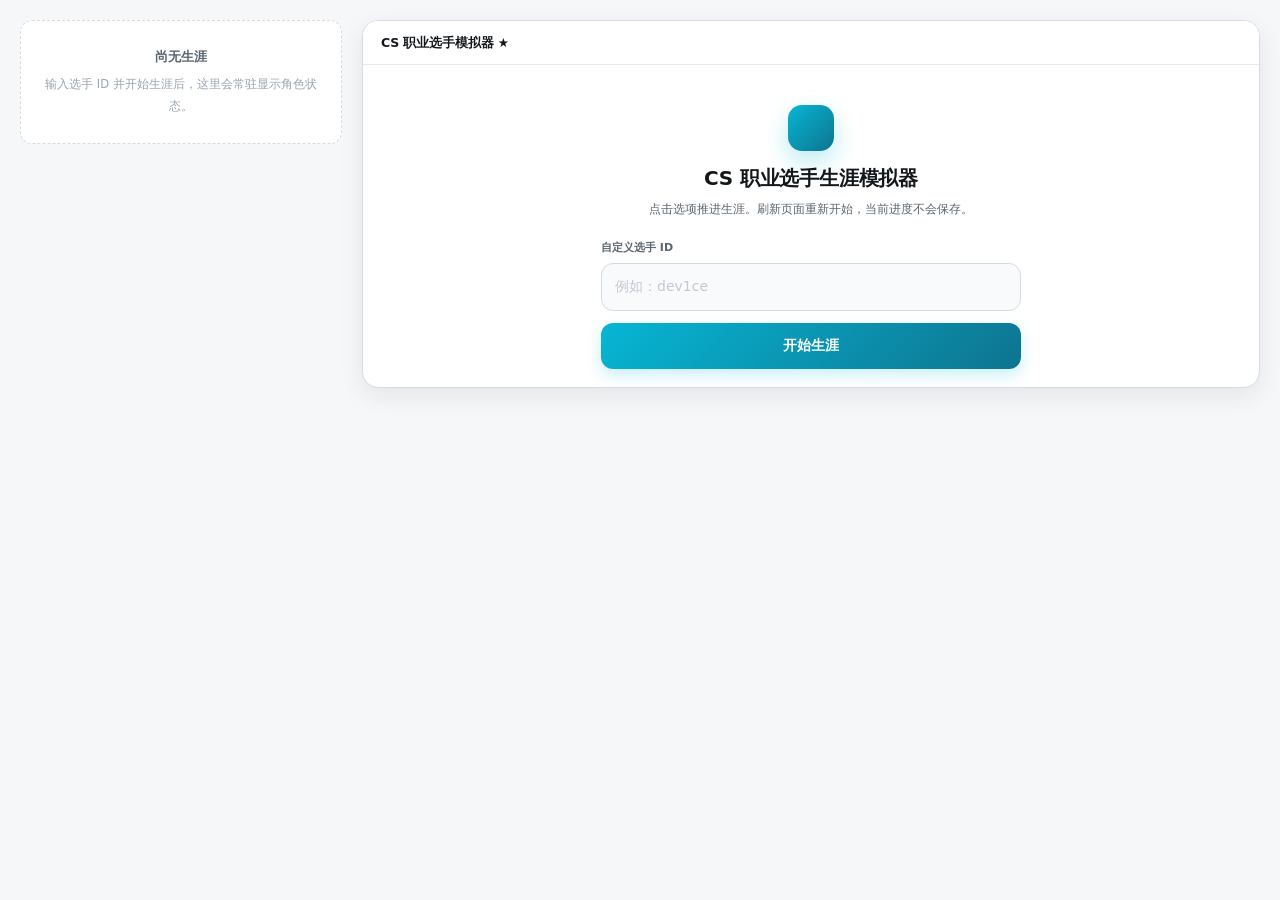
<file: index.html>
<!doctype html>
<html lang="zh-CN">
<head>
  <meta charset="utf-8">
  <meta name="viewport" content="width=device-width, initial-scale=1">
  <title>CS 职业选手生涯模拟器</title>
  <link rel="stylesheet" href="style.css">
  <script defer src="vrs.js"></script>
  <script defer src="players.js"></script>
  <script defer src="data.js"></script>
  <script defer src="text.js"></script>
  <script defer src="game.js"></script>
  <script defer src="app.js"></script>
</head>
<body>
<div class="app">

  <!-- —— 左栏：常驻角色面板（身份 / 状态 / 属性 / 本赛季 / 退役）—— -->
  <aside id="status-panel" class="side" aria-label="角色状态">
    <div class="side-empty" id="side-empty">
      <b>尚无生涯</b>
      <span>输入选手 ID 并开始生涯后，这里会常驻显示角色状态。</span>
    </div>
    <div id="side-content" hidden>
      <div class="card">
        <div class="player">
          <div class="avatar"><b id="st-ovr">--</b><span>总评</span></div>
          <div class="who">
            <div class="id"><span id="st-id">--</span> <span class="tag violet" id="st-role">--</span></div>
            <div class="team" id="st-team">--</div>
            <div class="value" id="st-value"></div>
          </div>
        </div>
        <div class="divider"></div>
        <div class="form-row">
          <span class="micro">状态</span>
          <span class="tag" id="st-form">--</span>
          <span class="tag ghost" id="st-form-days"></span>
          <span class="rank" id="st-rank"></span>
        </div>
      </div>

      <div class="card">
        <div class="card-head"><h3>十四维属性</h3><span class="hint"><i></i>核心</span></div>
        <div id="st-attrs"></div>
      </div>

      <div class="card">
        <div class="card-head"><h3>本赛季</h3></div>
        <div id="st-season"></div>
      </div>

      <button class="btn-retire" id="retire-btn" type="button" disabled>退役</button>
    </div>
  </aside>

  <!-- —— 右栏：主模拟区 —— -->
  <main class="main">
    <header class="main-head">
      <span class="brand">CS 职业选手模拟器 <span class="star">&#9733;</span></span>
      <div class="prog" id="progress" hidden>
        <span class="track"><i id="progress-fill"></i></span>
        <span class="txt" id="progress-label"></span>
      </div>
      <span class="chip cyan" id="world-rank" hidden></span>
    </header>

    <div class="main-body">
      <noscript>请启用浏览器 JavaScript 后游玩。</noscript>

      <form id="start-form">
        <div class="hero">
          <div class="logo"></div>
          <h1>CS 职业选手生涯模拟器</h1>
          <p>点击选项推进生涯。刷新页面重新开始，当前进度不会保存。</p>
        </div>
        <div class="field">
          <label for="player-id">自定义选手 ID</label>
          <input id="player-id" name="player-id" type="text" maxlength="24" placeholder="例如：dev1ce" autocomplete="off" required>
        </div>
        <button class="btn" type="submit">开始生涯</button>
      </form>

      <div id="game-panel" hidden>
        <div class="top-row">
          <div class="card team-card">
            <div class="card-head">
              <h3>队伍成员</h3>
              <span class="tag cyan" id="st-chem"></span>
              <span class="coach" id="st-coach"></span>
            </div>
            <div class="members" id="st-roster"></div>
            <div class="roles" id="st-roles"></div>
          </div>
          <div class="card next-card" id="next-card"></div>
        </div>

        <div id="sim-status" role="status" aria-live="polite" hidden></div>

        <div class="card log-card">
          <div class="card-head"><h3>生涯日志</h3><span class="hint" id="log-hint">本赛季</span></div>
          <div id="output" class="log" aria-label="游戏记录"></div>
        </div>
      </div>

      <section id="choices-panel" hidden>
        <span id="choice-kicker">事件</span>
        <h2 id="question"></h2>
        <p id="choice-desc"></p>
        <div id="choices" role="group" aria-labelledby="question"></div>
      </section>
    </div>
  </main>

</div>

<!-- —— 赛事总结二级窗口：打开时默认总览，可切详细数据；关闭后销毁内容，无法再查看 —— -->
<div id="event-modal" class="modal" hidden>
  <div class="modal-mask"></div>
  <div class="modal-panel" role="dialog" aria-modal="true" aria-labelledby="ev-title" tabindex="-1">
    <header class="ev-head">
      <span class="ev-tier" id="ev-tier"></span>
      <h1 id="ev-title"></h1>
      <div class="ev-date" id="ev-date"></div>
    </header>
    <div class="ev-body" id="ev-body"></div>
    <footer class="ev-foot">
      <button class="ev-btn on" type="button" data-view="overview">总览</button>
      <button class="ev-btn" type="button" data-view="detail">详细数据</button>
      <button class="ev-btn close" type="button" data-view="close">关闭</button>
    </footer>
  </div>
</div>

<!-- —— 年度总结二级窗口：进入下一年 / 退役（含二次确认）—— -->
<div id="season-modal" class="modal" hidden>
  <div class="modal-mask"></div>
  <div class="modal-panel season-panel" role="dialog" aria-modal="true" aria-labelledby="season-title" tabindex="-1">
    <header class="ev-head">
      <span class="ev-tier" id="season-tier"></span>
      <h1 id="season-title">年度总结</h1>
      <div class="ev-date" id="season-sub"></div>
    </header>
    <div class="ev-body" id="season-body"></div>
    <footer class="ev-foot">
      <button class="ev-btn primary" id="season-next" type="button">进入下一年</button>
      <button class="ev-btn danger" id="season-retire" type="button">退役</button>
    </footer>
    <div class="confirm" id="season-confirm" hidden>
      <div class="confirm-card">
        <h4>确定要退役吗？</h4>
        <p>确认后本赛季立即结束，并进入生涯战报，生涯无法继续。</p>
        <div class="confirm-actions">
          <button class="ev-btn danger" id="confirm-yes" type="button">确定退役</button>
          <button class="ev-btn" id="confirm-no" type="button">取消</button>
        </div>
      </div>
    </div>
  </div>
</div>

<!-- —— 生涯战报二级窗口：再来一局 —— -->
<div id="career-modal" class="modal" hidden>
  <div class="modal-mask"></div>
  <div class="modal-panel career-panel" role="dialog" aria-modal="true" aria-labelledby="career-title" tabindex="-1">
    <header class="ev-head">
      <span class="ev-tier gold" id="career-tier"></span>
      <h1 id="career-title">生 涯 战 报</h1>
      <div class="ev-date" id="career-sub"></div>
    </header>
    <div class="ev-body" id="career-body"></div>
    <footer class="ev-foot">
      <button class="ev-btn primary" id="career-again" type="button">再来一局</button>
    </footer>
  </div>
</div>
</body>
</html>
</file>
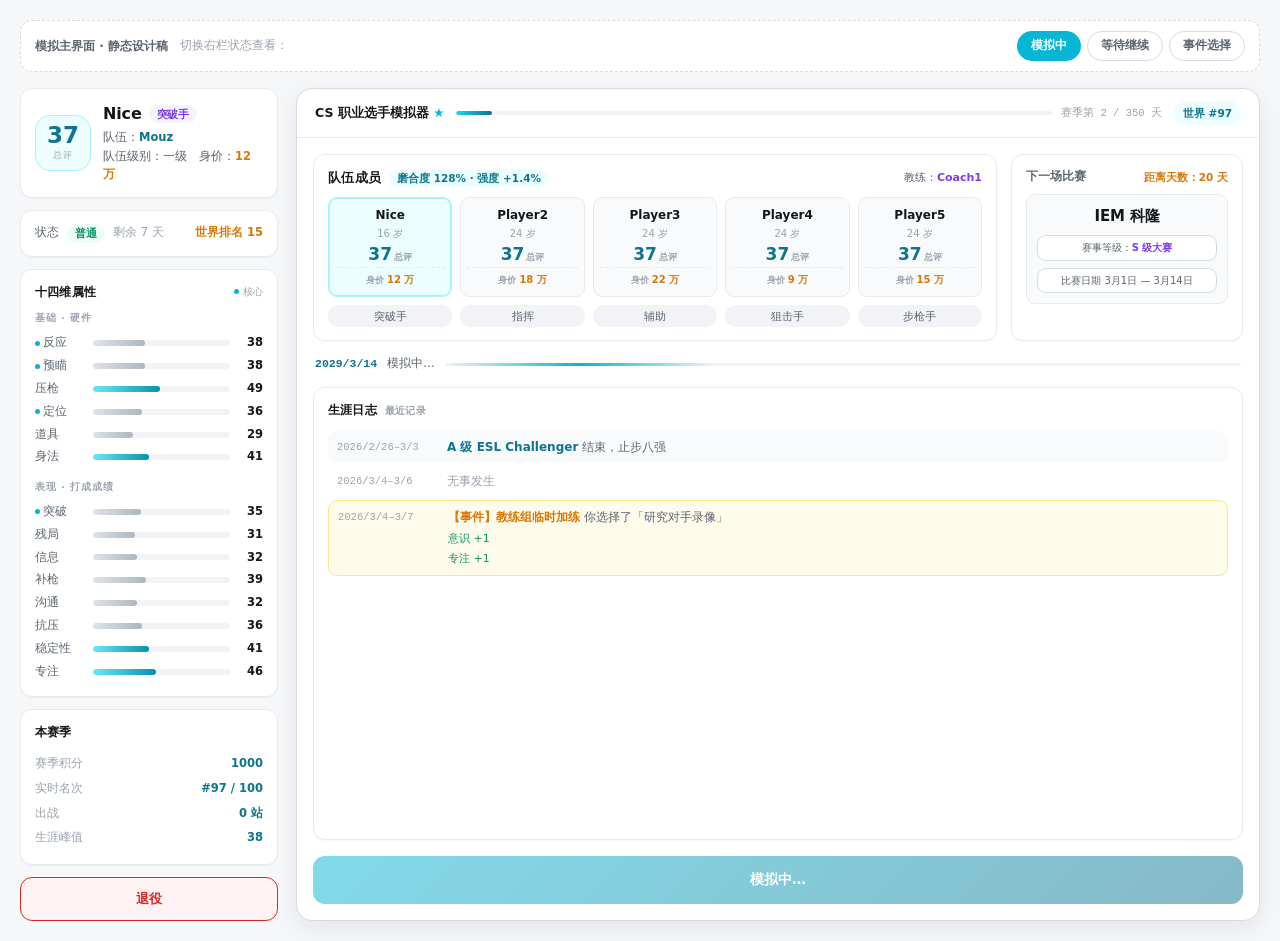
<file: main-mockup.html>
<!doctype html>
<html lang="zh-CN">
<head>
<meta charset="utf-8">
<meta name="viewport" content="width=device-width, initial-scale=1">
<title>模拟主界面 · 静态设计稿</title>
<style>
/* ============================================================
   模拟主界面 —— 静态设计稿（自包含，假数据）
   配色沿用 style.css 的冷色令牌：浅灰白底 + 单一青色强调。
   ============================================================ */
:root{
  --bg:#F6F7F9;
  --surface:#FFFFFF;
  --surface-2:#F9FAFB;
  --surface-3:#F1F3F6;
  --line:#E7EAEF;
  --line-strong:#D6DBE2;

  --ink:#14171A;
  --ink-2:#5B6470;
  --ink-3:#9AA3AF;
  --ink-4:#C3C9D2;

  --accent:#06B6D4;
  --accent-d:#0E7490;
  --accent-soft:#ECFEFF;
  --accent-line:#A5F3FC;

  --pos:#059669;  --pos-soft:#ECFDF5;
  --warn:#D97706; --warn-soft:#FFFBEB;
  --neg:#DC2626;  --neg-soft:#FEF2F2;
  --violet:#7C3AED; --violet-soft:#F5F3FF;

  --r-xs:6px; --r-sm:9px; --r-md:12px; --r-lg:16px; --r-xl:22px; --r-pill:999px;
  --sh-1:0 1px 2px rgba(16,24,40,.04);
  --sh-2:0 2px 8px rgba(16,24,40,.06);
  --sh-3:0 8px 24px rgba(16,24,40,.08);

  --mono:ui-monospace,SFMono-Regular,Menlo,Consolas,"Liberation Mono",monospace;
  --sans:-apple-system,BlinkMacSystemFont,"PingFang SC","Microsoft YaHei",system-ui,"Segoe UI",sans-serif;
}
*{box-sizing:border-box}
html{-webkit-text-size-adjust:100%}
body{
  margin:0;padding:20px;
  background:var(--bg);color:var(--ink);
  font-family:var(--sans);font-size:14px;line-height:1.55;
  -webkit-font-smoothing:antialiased;
}
/* 设计稿的状态切换条 */
.mock-bar{
  max-width:1240px;margin:0 auto 16px;display:flex;align-items:center;gap:12px;
  background:var(--surface);border:1px dashed var(--line-strong);border-radius:var(--r-md);padding:10px 14px;
}
.mock-bar b{font-size:12px;color:var(--ink-2)}
.mock-switch{margin-left:auto;display:flex;gap:6px}
.mock-switch button{
  font:inherit;font-size:11.5px;font-weight:600;padding:5px 13px;border-radius:var(--r-pill);
  border:1px solid var(--line-strong);background:var(--surface);color:var(--ink-2);cursor:pointer;
}
.mock-switch button.on{background:var(--accent);border-color:transparent;color:#fff}

/* ---------- 双栏骨架 ---------- */
.app{max-width:1240px;margin:0 auto;display:grid;grid-template-columns:258px minmax(0,1fr);gap:18px;align-items:stretch}
.card{background:var(--surface);border:1px solid var(--line);border-radius:var(--r-md);padding:13px 14px;box-shadow:var(--sh-1)}
.card h3{margin:0;font-size:12px;font-weight:700;letter-spacing:.02em}

/* ---------- 左栏 ---------- */
.side{display:flex;flex-direction:column;gap:12px;position:sticky;top:20px}
.side .ovr{
  width:56px;height:56px;flex:none;border-radius:15px;
  background:linear-gradient(160deg,var(--accent-soft),#F0FDFF);border:1px solid var(--accent-line);
  display:flex;flex-direction:column;align-items:center;justify-content:center;
}
.side .ovr b{font-size:23px;font-weight:800;line-height:1;color:var(--accent-d);font-variant-numeric:tabular-nums}
.side .ovr span{font-size:8.5px;color:var(--ink-3);letter-spacing:.08em;margin-top:2px}
.who{display:flex;align-items:center;gap:12px}
.who-info{min-width:0;flex:1}
.who-name{display:flex;align-items:center;gap:7px;font-size:16px;font-weight:800;letter-spacing:-.01em}
.who-line{font-size:11.5px;color:var(--ink-2);margin-top:2px}
.who-line b{color:var(--accent-d)}
.who-line .money{color:var(--warn);font-weight:700}

.tag{display:inline-flex;align-items:center;gap:4px;font-size:10.5px;font-weight:600;line-height:1;padding:4px 8px;border-radius:var(--r-pill);background:var(--surface-3);color:var(--ink-2);white-space:nowrap}
.tag.green{background:var(--pos-soft);color:var(--pos)}
.tag.violet{background:var(--violet-soft);color:var(--violet)}
.tag.cyan{background:var(--accent-soft);color:var(--accent-d)}

.status-row{display:flex;align-items:center;gap:8px;flex-wrap:wrap;font-size:11.5px;color:var(--ink-2)}
.status-row .dim{color:var(--ink-3)}
.status-row .rank{margin-left:auto;font-weight:700;color:var(--warn);font-variant-numeric:tabular-nums}

/* 十四维属性 */
.attr-group + .attr-group{margin-top:11px}
.attr-group .micro{display:block;font-size:9.5px;letter-spacing:.1em;color:var(--ink-3);font-weight:700;margin-bottom:6px}
.bar-row{display:flex;align-items:center;gap:9px;padding:2.5px 0}
.bar-row .lb{width:49px;flex:none;font-size:11.5px;color:var(--ink-2);display:flex;align-items:center;gap:3px;white-space:nowrap}
.bar-row .lb .core{width:5px;height:5px;border-radius:50%;background:var(--accent);flex:none}
.bar-row .track{flex:1;height:6px;border-radius:var(--r-pill);background:var(--surface-3);overflow:hidden}
.bar-row .fill{display:block;height:100%;border-radius:var(--r-pill)}
.bar-row .fill.t0{background:linear-gradient(90deg,#DFE3E9,#AEB6C0)}
.bar-row .fill.t1{background:linear-gradient(90deg,#67E8F9,#0891B2)}
.bar-row .fill.t2{background:linear-gradient(90deg,#6EE7B7,#059669)}
.bar-row .fill.t3{background:linear-gradient(90deg,#FDE047,#D97706)}
.bar-row .vl{width:24px;flex:none;text-align:right;font-size:11.5px;font-weight:700;font-variant-numeric:tabular-nums}
.card-head{display:flex;align-items:center;gap:8px;margin-bottom:10px}
.card-head .hint{margin-left:auto;font-size:10px;color:var(--ink-3);display:flex;align-items:center;gap:4px}
.card-head .hint i{width:5px;height:5px;border-radius:50%;background:var(--accent);display:inline-block}

/* 本赛季 */
.season-row{display:flex;justify-content:space-between;gap:10px;font-size:11.5px;padding:3.5px 0}
.season-row > span:first-child{color:var(--ink-3)}
.season-row .sc{font-weight:700;color:var(--accent-d);font-variant-numeric:tabular-nums}

/* 退役按钮（左栏底部） */
.btn-retire{
  width:100%;border:1px solid var(--neg);border-radius:var(--r-md);cursor:pointer;
  background:var(--neg-soft);color:var(--neg);font:inherit;font-size:13px;font-weight:700;padding:11px;
  transition:background .15s ease,color .15s ease;
}
.btn-retire:hover{background:var(--neg);color:#fff}

/* ---------- 右栏 ---------- */
.main{min-width:0;background:var(--surface);border:1px solid var(--line-strong);border-radius:var(--r-lg);box-shadow:var(--sh-3);overflow:hidden;display:flex;flex-direction:column}
.main-head{display:flex;align-items:center;gap:12px;padding:12px 18px;border-bottom:1px solid var(--line)}
.main-head .brand{font-size:12.5px;font-weight:700;white-space:nowrap}
.main-head .brand .star{color:var(--accent)}
.main-head .prog{flex:1;display:flex;align-items:center;gap:9px;min-width:0}
.main-head .prog .track{flex:1;height:4px;border-radius:var(--r-pill);background:var(--surface-3);overflow:hidden;min-width:40px}
.main-head .prog .track i{display:block;height:100%;width:6%;border-radius:var(--r-pill);background:linear-gradient(90deg,#22D3EE,var(--accent-d))}
.main-head .prog .txt{font-size:10.5px;color:var(--ink-3);font-family:var(--mono);white-space:nowrap}
.chip{font-size:10.5px;font-weight:700;padding:4px 9px;border-radius:var(--r-pill);background:var(--accent-soft);color:var(--accent-d);white-space:nowrap}

.main-body{padding:16px;display:flex;flex-direction:column;gap:14px;flex:1;min-height:0}

/* 顶部两卡：队员成员 + 下一场比赛 */
.top-row{display:grid;grid-template-columns:minmax(0,1fr) 232px;gap:14px}

.team-card .card-head h3{font-size:12.5px}
.team-card .coach{margin-left:auto;font-size:11px;color:var(--ink-2)}
.team-card .coach b{color:var(--violet);font-weight:700}
.members{display:grid;grid-template-columns:repeat(5,1fr);gap:8px}
.member{
  border:1px solid var(--line);border-radius:var(--r-sm);padding:8px 6px;text-align:center;background:var(--surface-2);
}
.member.me{border-color:var(--accent-line);background:var(--accent-soft);box-shadow:inset 0 0 0 1px var(--accent-line)}
.member .m-id{font-size:12px;font-weight:700;white-space:nowrap;overflow:hidden;text-overflow:ellipsis}
.member .m-age{font-size:10px;color:var(--ink-3);margin-top:1px}
.member .m-ovr{font-size:17px;font-weight:800;color:var(--accent-d);font-variant-numeric:tabular-nums;margin-top:3px;line-height:1.1}
.member .m-ovr small{font-size:9px;color:var(--ink-3);font-weight:600;margin-left:2px}
.member .m-value{margin-top:4px;padding-top:4px;border-top:1px dashed var(--line);font-size:10px;font-weight:700;color:var(--warn);font-variant-numeric:tabular-nums}
.member .m-value span{font-size:9px;font-weight:600;color:var(--ink-3);margin-right:3px}
.roles{display:grid;grid-template-columns:repeat(5,1fr);gap:8px;margin-top:8px}
.roles span{
  text-align:center;font-size:10.5px;color:var(--ink-2);background:var(--surface-3);
  border-radius:var(--r-pill);padding:3px 0;
}

/* 下一场比赛 */
.next-card{display:flex;flex-direction:column;gap:8px}
.next-head{display:flex;align-items:center;gap:6px;font-size:11.5px;font-weight:700;color:var(--ink-2)}
.next-head .days{margin-left:auto;font-size:10.5px;color:var(--warn);font-weight:700}
.next-main{border:1px solid var(--line);border-radius:var(--r-sm);padding:10px;text-align:center;background:var(--surface-2)}
.next-main .n-name{font-size:15px;font-weight:800;letter-spacing:-.01em}
.next-main .n-tier{margin-top:7px;border:1px solid var(--line-strong);border-radius:var(--r-sm);padding:4px 6px;font-size:10px;color:var(--ink-2);background:var(--surface)}
.next-main .n-tier b{color:var(--violet);font-weight:700}
.next-main .n-date{margin-top:7px;border:1px solid var(--line-strong);border-radius:var(--r-sm);padding:4px 6px;font-size:10px;color:var(--ink-2);background:var(--surface)}
.next-idle{font-size:11.5px;color:var(--ink-3);text-align:center;padding:14px 0}

/* 模拟状态条 */
.sim-bar{display:flex;align-items:center;gap:10px;font-size:11.5px;color:var(--ink-2);padding:0 2px}
.sim-bar .date{font-family:var(--mono);color:var(--accent-d);font-weight:700}
.sim-bar .wave{flex:1;height:3px;border-radius:var(--r-pill);background:var(--surface-3);overflow:hidden;position:relative}
.sim-bar .wave::after{content:"";position:absolute;top:0;bottom:0;width:34%;border-radius:var(--r-pill);background:linear-gradient(90deg,transparent,var(--accent),transparent);animation:slide 1.4s cubic-bezier(.4,0,.2,1) infinite}
@keyframes slide{0%{transform:translateX(-110%)}100%{transform:translateX(320%)}}

/* 生涯日志：撑满右栏剩余高度，与左栏赛季卡片下沿对齐 */
.log-card{flex:1;min-height:0;display:flex;flex-direction:column}
.log-card .log{flex:1;overflow:auto}
.log-card h3{display:flex;align-items:center;gap:8px}
.log-card h3 .n{font-size:10px;font-weight:600;color:var(--ink-3)}
.log{margin-top:11px;display:flex;flex-direction:column}
.log-item{display:grid;grid-template-columns:98px minmax(0,1fr);gap:12px;padding:7px 9px;border-radius:var(--r-sm)}
.log-item + .log-item{margin-top:2px}
.log-item .date{font-family:var(--mono);font-size:10.5px;color:var(--ink-3);padding-top:1px;white-space:nowrap}
.log-item .lines{font-size:12px;color:var(--ink-2);min-width:0}
.log-item .lines p{margin:0 0 2px}
.log-item .lines p:last-child{margin-bottom:0}
.log-item.k-idle .lines{color:var(--ink-3)}
.log-item.k-match{background:var(--surface-2)}
.log-item.k-match .lines b{color:var(--accent-d)}
.log-item.k-event{background:var(--warn-soft);border:1px solid #FDE68A}
.log-item.k-event .lines .title{color:var(--warn);font-weight:700}
.log-item.k-event .lines .gain{color:var(--pos);font-size:11px}
.log-item.k-year .lines{font-weight:700;color:var(--ink)}

/* 事件卡 */
.event-card{border:1px solid #FDE68A;box-shadow:0 2px 10px rgba(217,119,6,.08)}
.event-card .ev-head{display:flex;align-items:center;gap:8px;margin-bottom:6px}
.event-card .ev-kicker{font-size:10px;font-weight:700;letter-spacing:.06em;color:#fff;background:var(--warn);border-radius:var(--r-pill);padding:3px 9px}
.event-card .ev-title{font-size:13.5px;font-weight:800;color:var(--warn)}
.event-card .ev-desc{margin:0 0 12px;font-size:12px;color:var(--ink-2)}
.ev-options{display:grid;gap:8px}
.ev-option{
  display:flex;align-items:center;gap:11px;width:100%;text-align:left;
  padding:12px 13px;border:1px solid var(--line);border-radius:var(--r-md);
  background:var(--surface);color:var(--ink);font:inherit;font-size:12.5px;cursor:pointer;
  box-shadow:var(--sh-1);transition:border-color .15s ease,background .15s ease;
}
.ev-option:hover{border-color:var(--accent-line);background:var(--accent-soft)}
.ev-option .idx{flex:none;width:22px;height:22px;border-radius:7px;display:grid;place-items:center;font-family:var(--mono);font-size:11px;font-weight:700;background:var(--surface-3);color:var(--ink-2)}
.ev-option:hover .idx{background:var(--accent);color:#fff}
.ev-option .txt{flex:1;line-height:1.45}
.ev-option .ch{color:var(--ink-4);font-size:16px}

/* 底部操作条 */
.action-bar{display:flex;gap:10px;align-items:center;padding-top:2px}
.btn-primary{
  flex:1;border:0;border-radius:var(--r-md);cursor:pointer;font:inherit;font-size:14px;font-weight:600;padding:13px;
  color:#fff;background:linear-gradient(135deg,var(--accent),var(--accent-d));box-shadow:0 6px 16px rgba(6,182,212,.22);
  transition:transform .15s ease,box-shadow .15s ease;
}
.btn-primary:hover{transform:translateY(-1px);box-shadow:0 8px 20px rgba(6,182,212,.3)}
.btn-primary:disabled{opacity:.5;cursor:default;transform:none;box-shadow:none}

@media (max-width:820px){
  body{padding:12px}
  .app{grid-template-columns:1fr}
  .side{position:static}
  .top-row{grid-template-columns:1fr}
  .members,.roles{grid-template-columns:repeat(5,1fr)}
  .log-item{grid-template-columns:1fr;gap:2px}
}
</style>
</head>
<body>

<div class="mock-bar">
  <b>模拟主界面 · 静态设计稿</b>
  <span style="font-size:11.5px;color:var(--ink-3)">切换右栏状态查看：</span>
  <div class="mock-switch">
    <button data-state="sim" class="on">模拟中</button>
    <button data-state="pause">等待继续</button>
    <button data-state="event">事件选择</button>
  </div>
</div>

<div class="app">
  <aside class="side" id="side"></aside>
  <main class="main">
    <header class="main-head">
      <span class="brand">CS 职业选手模拟器 <span class="star">★</span></span>
      <div class="prog">
        <span class="track"><i></i></span>
        <span class="txt" id="prog-txt">赛季第 2 / 350 天</span>
      </div>
      <span class="chip">世界 #97</span>
    </header>
    <div class="main-body" id="main-body"></div>
  </main>
</div>

<script>
"use strict";

/* ---------- 假数据 ---------- */
const MOCK = {
  id: "Nice", role: "突破手", team: "Mouz", tier: "一级", value: 12,
  overall: 37, form: "普通", form_days: 7, world_rank: 15,
  base: [["反应", 38, 1], ["预瞄", 38, 1], ["压枪", 49, 0], ["定位", 36, 1], ["道具", 29, 0], ["身法", 41, 0]],
  perf: [["突破", 35, 1], ["残局", 31, 0], ["信息", 32, 0], ["补枪", 39, 0], ["沟通", 32, 0], ["抗压", 36, 0], ["稳定性", 41, 0], ["专注", 46, 0]],
  season: [["赛季积分", "1000"], ["实时名次", "#97 / 100"], ["出战", "0 站"], ["生涯峰值", "38"]],
  roster: [
    {id: "Nice", age: 16, overall: 37, value: 12, me: true},
    {id: "Player2", age: 24, overall: 37, value: 18},
    {id: "Player3", age: 24, overall: 37, value: 22},
    {id: "Player4", age: 24, overall: 37, value: 9},
    {id: "Player5", age: 24, overall: 37, value: 15},
  ],
  roles: ["突破手", "指挥", "辅助", "狙击手", "步枪手"],
  coach: "Coach1",
  next: {name: "IEM 科隆", tier: "S 级大赛", from: "3月1日", to: "3月14日", days: 20},
  logs: [
    {kind: "match", date: "2026/2/26–3/3", lines: ["<b>A 级 ESL Challenger</b> 结束，止步八强"]},
    {kind: "idle", date: "2026/3/4–3/6", lines: ["无事发生"]},
    {kind: "event", date: "2026/3/4–3/7", lines: [
      '<span class="title">【事件】教练组临时加练</span> 你选择了「研究对手录像」',
      '<span class="gain">意识 +1</span>',
      '<span class="gain">专注 +1</span>',
    ]},
  ],
  event: {
    kicker: "事件 · 4/7", title: "教练组织临时加练",
    desc: "赛季进入密集期，教练安排了一轮额外的高强度训练。你可以自己选择侧重，但身体状态也要考虑。",
    options: ["加练枪法", "研究对手录像", "按计划休息"],
  },
};

const el = (tag, cls, text) => {
  const n = document.createElement(tag);
  if (cls) n.className = cls;
  if (text !== undefined && text !== null) n.textContent = text;
  return n;
};
// 设计稿专用：允许用极简标签写日志内容（真实实现里一律走 textContent）。
const elHtml = (tag, cls, html) => {
  const n = el(tag, cls);
  n.innerHTML = html;
  return n;
};
const tierOf = v => (v >= 75 ? 3 : v >= 60 ? 2 : v >= 40 ? 1 : 0);

/* ---------- 左栏 ---------- */
function renderSide() {
  const side = document.getElementById("side");
  const frag = document.createDocumentFragment();

  const who = el("div", "card");
  const whoRow = el("div", "who");
  const ovr = el("div", "ovr");
  ovr.append(el("b", "", String(MOCK.overall)), el("span", "", "总评"));
  const info = el("div", "who-info");
  const name = el("div", "who-name");
  name.append(el("b", "", MOCK.id), el("span", "tag violet", MOCK.role));
  info.append(name);
  const l1 = el("div", "who-line");
  l1.append(document.createTextNode("队伍："), el("b", "", MOCK.team));
  const l2 = el("div", "who-line");
  l2.append(document.createTextNode(`队伍级别：${MOCK.tier}　身价：`));
  l2.append(el("span", "money", `${MOCK.value} 万`));
  info.append(l1, l2);
  whoRow.append(ovr, info);
  who.append(whoRow);
  frag.append(who);

  const status = el("div", "card");
  const srow = el("div", "status-row");
  srow.append(document.createTextNode("状态"));
  srow.append(el("span", "tag green", MOCK.form));
  srow.append(el("span", "dim", `剩余 ${MOCK.form_days} 天`));
  const rank = el("span", "rank", `世界排名 ${MOCK.world_rank}`);
  srow.append(rank);
  status.append(srow);
  frag.append(status);

  const attrs = el("div", "card");
  const ahead = el("div", "card-head");
  ahead.append(el("h3", "", "十四维属性"));
  const hint = el("span", "hint");
  hint.append(el("i"), document.createTextNode("核心"));
  ahead.append(hint);
  attrs.append(ahead);
  for (const [label, list] of [["基础 · 硬件", MOCK.base], ["表现 · 打成成绩", MOCK.perf]]) {
    const group = el("div", "attr-group");
    group.append(el("span", "micro", label));
    for (const [name2, value, core] of list) {
      const row = el("div", "bar-row");
      const lb = el("span", "lb");
      if (core) lb.append(el("i", "core"));
      lb.append(document.createTextNode(name2));
      const track = el("span", "track");
      const fill = el("i", "fill t" + tierOf(value));
      fill.style.width = value + "%";
      track.append(fill);
      row.append(lb, track, el("span", "vl", String(value)));
      group.append(row);
    }
    attrs.append(group);
  }
  frag.append(attrs);

  const season = el("div", "card");
  const shead = el("div", "card-head");
  shead.append(el("h3", "", "本赛季"));
  season.append(shead);
  for (const [label, value] of MOCK.season) {
    const row = el("div", "season-row");
    row.append(el("span", "", label), el("span", "sc", value));
    season.append(row);
  }
  frag.append(season);

  const retire = el("button", "btn-retire", "退役");
  retire.type = "button";
  frag.append(retire);

  side.replaceChildren(frag);
}

/* ---------- 右栏 ---------- */
function topCards() {
  const row = el("div", "top-row");

  const team = el("div", "card team-card");
  const head = el("div", "card-head");
  head.append(el("h3", "", "队伍成员"));
  head.append(el("span", "tag cyan", "磨合度 128% · 强度 +1.4%"));
  const coach = el("span", "coach");
  coach.append(document.createTextNode("教练："), el("b", "", MOCK.coach));
  head.append(coach);
  team.append(head);
  const members = el("div", "members");
  MOCK.roster.forEach((m, i) => {
    const box = el("div", "member" + (m.me ? " me" : ""));
    box.append(el("div", "m-id", m.id), el("div", "m-age", `${m.age} 岁`));
    const ov = el("div", "m-ovr");
    ov.append(document.createTextNode(String(m.overall)), el("small", "", "总评"));
    box.append(ov);
    const value = el("div", "m-value");
    value.append(el("span", "", "身价"), document.createTextNode(`${m.value} 万`));
    box.append(value);
    members.append(box);
  });
  team.append(members);
  const roles = el("div", "roles");
  MOCK.roles.forEach(r => roles.append(el("span", "", r)));
  team.append(roles);
  row.append(team);

  const next = el("div", "card next-card");
  const nhead = el("div", "next-head");
  nhead.append(el("span", "", "下一场比赛"), el("span", "days", `距离天数：${MOCK.next.days} 天`));
  next.append(nhead);
  const main = el("div", "next-main");
  main.append(el("div", "n-name", MOCK.next.name));
  const tier = el("div", "n-tier");
  tier.append(document.createTextNode("赛事等级："), el("b", "", MOCK.next.tier));
  const date = el("div", "n-date", `比赛日期 ${MOCK.next.from} — ${MOCK.next.to}`);
  main.append(tier, date);
  next.append(main);
  row.append(next);

  return row;
}

function simBar(text) {
  const bar = el("div", "sim-bar");
  bar.append(el("span", "date", "2029/3/14"), el("span", "", text), el("span", "wave"));
  return bar;
}

function logCard() {
  const card = el("div", "card log-card");
  const h = el("h3");
  h.append(document.createTextNode("生涯日志"), el("span", "n", "最近记录"));
  card.append(h);
  const log = el("div", "log");
  MOCK.logs.forEach(item => {
    const row = el("div", "log-item k-" + item.kind);
    row.append(el("div", "date", item.date));
    const lines = el("div", "lines");
    item.lines.forEach(line => lines.append(elHtml("p", "", line)));
    row.append(lines);
    log.append(row);
  });
  card.append(log);
  return card;
}

function eventCard() {
  const card = el("div", "card event-card");
  const head = el("div", "ev-head");
  head.append(el("span", "ev-kicker", MOCK.event.kicker), el("b", "ev-title", MOCK.event.title));
  card.append(head, el("p", "ev-desc", MOCK.event.desc));
  const options = el("div", "ev-options");
  MOCK.event.options.forEach((text, i) => {
    const b = el("button", "ev-option");
    b.type = "button";
    b.append(el("span", "idx", String(i + 1)), el("span", "txt", text), el("span", "ch", "›"));
    options.append(b);
  });
  card.append(options);
  return card;
}

function actionBar(primary) {
  const bar = el("div", "action-bar");
  const main = el("button", "btn-primary", primary);
  main.type = "button";
  if (primary === "模拟中…") main.disabled = true;
  bar.append(main);
  return bar;
}

let state = "sim";
function renderMain() {
  const body = document.getElementById("main-body");
  const frag = document.createDocumentFragment();
  frag.append(topCards());
  if (state === "event") {
    frag.append(eventCard());
    frag.append(logCard());
    frag.append(actionBar("继续模拟"));
  } else if (state === "pause") {
    frag.append(simBar("已模拟到 2026/3/7，等待你的决定"));
    frag.append(logCard());
    frag.append(actionBar("继续模拟"));
  } else {
    frag.append(simBar("模拟中…"));
    frag.append(logCard());
    frag.append(actionBar("模拟中…"));
  }
  body.replaceChildren(frag);
}

document.querySelectorAll(".mock-switch button").forEach(btn => {
  btn.addEventListener("click", () => {
    state = btn.dataset.state;
    document.querySelectorAll(".mock-switch button").forEach(b => b.classList.toggle("on", b === btn));
    renderMain();
  });
});

renderSide();
renderMain();
</script>
</body>
</html>
</file>
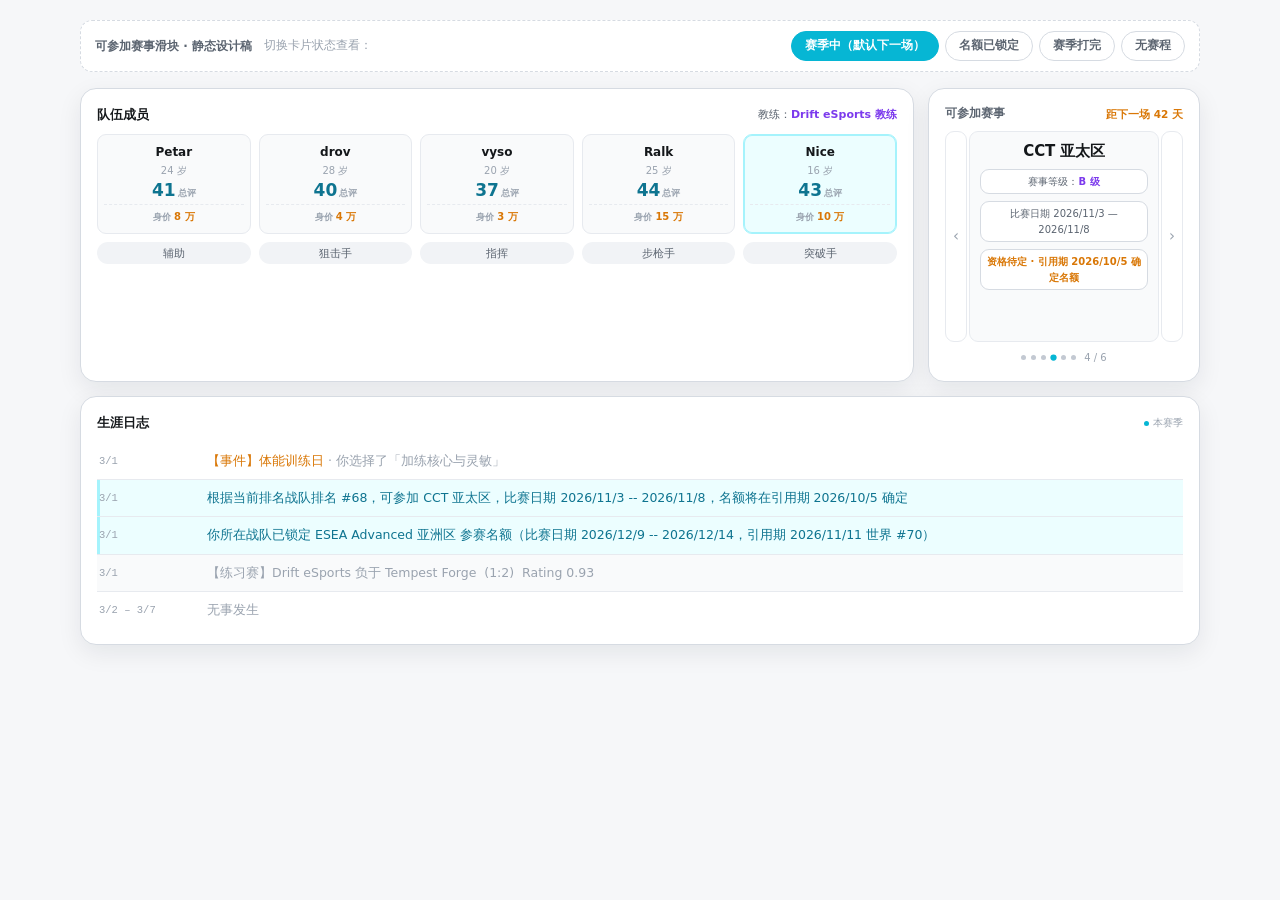
<file: schedule-mockup.html>
<!doctype html>
<html lang="zh-CN">
<head>
<meta charset="utf-8">
<meta name="viewport" content="width=device-width, initial-scale=1">
<title>可参加赛事滑块 · 静态设计稿</title>
<style>
/* ============================================================
   可参加赛事滑块 + 赛程播报 —— 静态设计稿（自包含，假数据）
   配色沿用 style.css 的冷色令牌：浅灰白底 + 单一青色强调。
   本页只演示两件事：
     1) 右栏「下一场比赛」卡改成可左右切换的赛事滑块；
     2) 生涯日志新增 notice（赛程播报）行，并演示同一天多行不同 kind。
   ============================================================ */
:root{
  --bg:#F6F7F9;
  --surface:#FFFFFF;
  --surface-2:#F9FAFB;
  --surface-3:#F1F3F6;
  --line:#E7EAEF;
  --line-strong:#D6DBE2;

  --ink:#14171A;
  --ink-2:#5B6470;
  --ink-3:#9AA3AF;
  --ink-4:#C3C9D2;

  --accent:#06B6D4;
  --accent-d:#0E7490;
  --accent-soft:#ECFEFF;
  --accent-line:#A5F3FC;

  --pos:#059669;  --pos-soft:#ECFDF5;
  --warn:#D97706; --warn-soft:#FFFBEB;
  --neg:#DC2626;  --neg-soft:#FEF2F2;
  --violet:#7C3AED; --violet-soft:#F5F3FF;

  --r-xs:6px; --r-sm:9px; --r-md:12px; --r-lg:16px; --r-xl:22px; --r-pill:999px;
  --sh-1:0 1px 2px rgba(16,24,40,.04);
  --sh-2:0 2px 8px rgba(16,24,40,.06);
  --sh-3:0 8px 24px rgba(16,24,40,.08);

  --mono:ui-monospace,SFMono-Regular,Menlo,Consolas,"Liberation Mono",monospace;
  --sans:-apple-system,BlinkMacSystemFont,"PingFang SC","Microsoft YaHei",system-ui,"Segoe UI",sans-serif;
}
*{box-sizing:border-box}
html{-webkit-text-size-adjust:100%}
body{
  margin:0;padding:20px;
  background:var(--bg);color:var(--ink);
  font-family:var(--sans);font-size:14px;line-height:1.55;
  -webkit-font-smoothing:antialiased;
}
.mock-bar{
  max-width:1120px;margin:0 auto 16px;display:flex;align-items:center;gap:12px;
  background:var(--surface);border:1px dashed var(--line-strong);border-radius:var(--r-md);padding:10px 14px;
}
.mock-bar b{font-size:12px;color:var(--ink-2)}
.mock-switch{margin-left:auto;display:flex;gap:6px}
.mock-switch button{
  font:inherit;font-size:11.5px;font-weight:600;padding:5px 13px;border-radius:var(--r-pill);
  border:1px solid var(--line-strong);background:var(--surface);color:var(--ink-2);cursor:pointer;
}
.mock-switch button.on{background:var(--accent);border-color:var(--accent);color:#fff}

.wrap{max-width:1120px;margin:0 auto;display:flex;flex-direction:column;gap:14px}
.card{background:var(--surface);border:1px solid var(--line-strong);border-radius:var(--r-lg);box-shadow:var(--sh-3);padding:16px}
.card-head{display:flex;align-items:center;gap:8px;margin-bottom:10px}
.card-head h3{margin:0;font-size:12.5px}
.card-head .hint{margin-left:auto;font-size:10px;color:var(--ink-3);display:flex;align-items:center;gap:4px}
.card-head .hint i{width:5px;height:5px;border-radius:50%;background:var(--accent);display:inline-block}

/* 顶部两卡：队伍成员 + 可参加赛事滑块 */
.top-row{display:grid;grid-template-columns:minmax(0,1fr) 272px;gap:14px}
.team-card .coach{margin-left:auto;font-size:11px;color:var(--ink-2)}
.team-card .coach b{color:var(--violet);font-weight:700}
.members{display:grid;grid-template-columns:repeat(5,1fr);gap:8px}
.member{border:1px solid var(--line);border-radius:var(--r-sm);padding:8px 6px;text-align:center;background:var(--surface-2)}
.member.me{border-color:var(--accent-line);background:var(--accent-soft);box-shadow:inset 0 0 0 1px var(--accent-line)}
.member .m-id{font-size:12px;font-weight:700;white-space:nowrap;overflow:hidden;text-overflow:ellipsis}
.member .m-age{font-size:10px;color:var(--ink-3);margin-top:1px}
.member .m-ovr{font-size:17px;font-weight:800;color:var(--accent-d);font-variant-numeric:tabular-nums;margin-top:3px;line-height:1.1}
.member .m-ovr small{font-size:9px;color:var(--ink-3);font-weight:600;margin-left:2px}
.member .m-value{margin-top:4px;padding-top:4px;border-top:1px dashed var(--line);font-size:10px;font-weight:700;color:var(--warn);font-variant-numeric:tabular-nums}
.member .m-value span{font-size:9px;font-weight:600;color:var(--ink-3);margin-right:3px}
.roles{display:grid;grid-template-columns:repeat(5,1fr);gap:8px;margin-top:8px}
.roles span{text-align:center;font-size:10.5px;color:var(--ink-2);background:var(--surface-3);border-radius:var(--r-pill);padding:3px 0}

/* ============================================================
   可参加赛事滑块（本次新增，接入时抄进 style.css 的「下一场比赛」段）
   ============================================================ */
.next-card{display:flex;flex-direction:column;gap:8px}
.next-head{display:flex;align-items:center;gap:6px;font-size:11.5px;font-weight:700;color:var(--ink-2)}
.next-head .days{margin-left:auto;font-size:10.5px;color:var(--warn);font-weight:700}
/* 视口：左右箭头夹住中间的裁剪区；裁剪区 overflow:hidden，滑轨整体按一屏一站的宽度平移。
   滑轨宽度 = 裁剪区宽度（不是 4 屏之和），因此 translateX(-100%) 恰好翻一屏。 */
.sched-viewport{display:flex;align-items:stretch;gap:2px}
.sched-clip{flex:1;min-width:0;overflow:hidden}
.sched-track{display:flex;width:100%;transition:transform .26s cubic-bezier(.2,.8,.3,1);will-change:transform}
.sched-arrow{
  flex:none;width:22px;border:1px solid var(--line);border-radius:var(--r-sm);
  background:var(--surface);color:var(--ink-3);font:inherit;font-size:15px;line-height:1;cursor:pointer;
  display:grid;place-items:center;padding:0;transition:background .15s ease,color .15s ease,border-color .15s ease;
}
.sched-arrow:hover:not(:disabled){border-color:var(--accent-line);background:var(--accent-soft);color:var(--accent-d)}
.sched-arrow:disabled{opacity:.35;cursor:default}
/* 一屏一站：flex:0 0 100% 相对滑轨宽度；overflow:hidden 兜住超长赛事名 */
.sched-slide{flex:0 0 100%;min-width:0;overflow:hidden;display:flex}
.sched-main{
  flex:1;min-width:0;border:1px solid var(--line);border-radius:var(--r-sm);padding:10px;
  text-align:center;background:var(--surface-2);
}
.sched-slide .n-name{font-size:15px;font-weight:800;letter-spacing:-.01em;line-height:1.3}
.sched-slide .n-tier,.sched-slide .n-date{
  margin-top:7px;border:1px solid var(--line-strong);border-radius:var(--r-sm);
  padding:4px 6px;font-size:10px;color:var(--ink-2);background:var(--surface);
}
.sched-slide .n-tier b{color:var(--violet);font-weight:700}
.sched-slide .n-qual{
  margin-top:7px;border:1px solid var(--line-strong);border-radius:var(--r-sm);
  padding:4px 6px;font-size:10px;background:var(--surface);
}
.sched-slide .n-qual.pending{color:var(--warn);font-weight:700}
.sched-slide .n-qual.locked{color:var(--accent-d);font-weight:700;border-color:var(--accent-line);background:var(--accent-soft)}
/* 已结束的站：白底（与「未来」的浅灰底区分）+ 名次 + 重看报告的入口 */
.sched-slide.past .sched-main{background:var(--surface)}
.sched-slide .n-result{
  margin-top:7px;border:1px solid var(--line-strong);border-radius:var(--r-sm);
  padding:4px 6px;font-size:10px;background:var(--surface-2);color:var(--ink-2);
}
.sched-slide .n-result b{font-weight:800;color:var(--ink)}
.sched-slide .n-result.champion b{color:var(--warn)}
.sched-slide .n-report{
  margin-top:7px;width:100%;border:1px solid var(--accent-line);border-radius:var(--r-sm);
  background:var(--accent-soft);color:var(--accent-d);font:inherit;font-size:10.5px;font-weight:700;
  padding:6px;cursor:pointer;transition:background .15s ease,color .15s ease,border-color .15s ease;
}
.sched-slide .n-report:hover{background:var(--accent);border-color:var(--accent);color:#fff}
/* 底部：分页圆点 + 计数 */
.sched-foot{display:flex;align-items:center;gap:8px;justify-content:center}
.sched-dots{display:flex;gap:5px}
.sched-dots i{width:5px;height:5px;border-radius:50%;background:var(--ink-4);cursor:pointer;transition:background .15s ease,transform .15s ease}
.sched-dots i.on{background:var(--accent);transform:scale(1.25)}
.sched-count{font-size:10px;color:var(--ink-3);font-variant-numeric:tabular-nums}
.next-idle{font-size:11.5px;color:var(--ink-3);text-align:center;padding:14px 0}

/* ============================================================
   生涯日志（结构照搬 style.css，只多一条 .k-notice）
   ============================================================ */
.log{display:flex;flex-direction:column}
.log-item{display:grid;grid-template-columns:96px minmax(0,1fr);gap:12px;padding:8px 2px}
.log-item + .log-item{border-top:1px solid var(--line)}
.log-item .date{font-family:var(--mono);font-size:10.5px;color:var(--ink-3);padding-top:2px;white-space:nowrap;font-variant-numeric:tabular-nums}
.log-item .lines{min-width:0;font-size:12.5px;line-height:1.62;color:var(--ink-2);white-space:pre-wrap;overflow-wrap:anywhere}
.log-item .lines p{margin:0}
.log-item.k-idle .lines{color:var(--ink-3)}
.log-item.k-match{background:var(--surface-2)}
.log-item.k-year{border-top:none;padding:14px 2px 8px}
.log-item.k-year .lines{color:var(--ink);font-weight:700;font-size:13px}
/* 新增：赛程播报行。青色细底 + 左侧强调线，与浅底的赛事行、橙字的 event 行区分；
   同一天可以出现多条（图里 3/1 就有一行 event + 两行 notice）。 */
.log-item.k-notice{background:var(--accent-soft);box-shadow:inset 3px 0 0 var(--accent-line)}
.log-item.k-notice .lines{color:var(--accent-d)}
/* 赛事报告二级窗口（设计稿占位，只画个壳） */
.modal{position:fixed;inset:0;z-index:20;display:grid;place-items:center}
.modal[hidden]{display:none}
.modal .mask{position:absolute;inset:0;background:rgba(16,24,40,.42)}
.modal .panel{
  position:relative;width:min(560px,92vw);background:var(--surface);border-radius:var(--r-lg);
  box-shadow:var(--sh-3);padding:20px;display:flex;flex-direction:column;gap:10px;
}
.modal h2{margin:0;font-size:15px}
.modal .sub{font-size:11.5px;color:var(--ink-3);font-family:var(--mono)}
.modal .ph{font-size:12.5px;color:var(--ink-2);border:1px dashed var(--line-strong);border-radius:var(--r-md);padding:18px;text-align:center;background:var(--surface-2)}
.modal .close{align-self:flex-end;border:1px solid var(--line-strong);background:var(--surface);border-radius:var(--r-sm);font:inherit;font-size:12px;padding:7px 16px;cursor:pointer}

.text-cyan{color:var(--accent-d)}
.text-yellow{color:var(--warn)}
.text-green{color:var(--pos)}
.text-dim{color:var(--ink-3)}
.text-magenta{color:var(--violet)}
</style>
</head>
<body>

<div class="mock-bar">
  <b>可参加赛事滑块 · 静态设计稿</b>
  <span style="font-size:11.5px;color:var(--ink-3)">切换卡片状态查看：</span>
  <div class="mock-switch">
    <button data-state="mixed" class="on">赛季中（默认下一场）</button>
    <button data-state="locked">名额已锁定</button>
    <button data-state="alldone">赛季打完</button>
    <button data-state="empty">无赛程</button>
  </div>
</div>

<div class="wrap">
  <div class="top-row">
    <div class="card team-card">
      <div class="card-head">
        <h3>队伍成员</h3>
        <span class="coach">教练：<b>Drift eSports 教练</b></span>
      </div>
      <div class="members">
        <div class="member"><div class="m-id">Petar</div><div class="m-age">24 岁</div><div class="m-ovr">41<small>总评</small></div><div class="m-value"><span>身价</span>8 万</div></div>
        <div class="member"><div class="m-id">drov</div><div class="m-age">28 岁</div><div class="m-ovr">40<small>总评</small></div><div class="m-value"><span>身价</span>4 万</div></div>
        <div class="member"><div class="m-id">vyso</div><div class="m-age">20 岁</div><div class="m-ovr">37<small>总评</small></div><div class="m-value"><span>身价</span>3 万</div></div>
        <div class="member"><div class="m-id">Ralk</div><div class="m-age">25 岁</div><div class="m-ovr">44<small>总评</small></div><div class="m-value"><span>身价</span>15 万</div></div>
        <div class="member me"><div class="m-id">Nice</div><div class="m-age">16 岁</div><div class="m-ovr">43<small>总评</small></div><div class="m-value"><span>身价</span>10 万</div></div>
      </div>
      <div class="roles"><span>辅助</span><span>狙击手</span><span>指挥</span><span>步枪手</span><span>突破手</span></div>
    </div>

    <!-- 可参加赛事滑块卡：由 game.js 的 schedule 快照驱动 -->
    <div class="card next-card" id="next-card"></div>
  </div>

  <div class="card">
    <div class="card-head"><h3>生涯日志</h3><span class="hint"><i></i>本赛季</span></div>
    <div class="log" id="log"></div>
  </div>
</div>

<div class="modal" id="report-modal" hidden>
  <div class="mask"></div>
  <div class="panel">
    <h2 id="report-title">赛事报告</h2>
    <div class="sub" id="report-date"></div>
    <div class="ph">（设计稿占位）真实实现复用赛事总结二级窗口：总览 / 详细数据 / 关闭</div>
    <button class="close" id="report-close" type="button">关闭</button>
  </div>
</div>

<script>
"use strict";
const el = (tag, cls, text) => {
  const n = document.createElement(tag);
  if (cls) n.className = cls;
  if (text != null) n.textContent = text;
  return n;
};

/* 假数据：一站 = 右栏滑块的一屏。
   已结束的站（played）带名次与本站 Rating；未来的站带资格状态。
   顺序按日期升序，默认停在第一站「未来的」赛程。 */
const SCHEDULES = {
  // 赛季中：打过的站在前，下一场及之后的站在后（默认停在「CCT 亚太区」）
  mixed: [
    {name: "裂变天地 上海", tier: "A 级", from: "2026/3/1", to: "2026/3/6", days: -118, played: true, place: "八强", rating: "1.09"},
    {name: "CCT 欧洲区", tier: "地区赛", from: "2026/4/19", to: "2026/4/24", days: -69, played: true, place: "四强", rating: "1.21"},
    {name: "ESEA Advanced 欧洲区", tier: "地区赛", from: "2026/6/14", to: "2026/6/19", days: -13, played: true, place: "冠军", rating: "1.34"},
    {name: "CCT 亚太区", tier: "B 级", from: "2026/11/3", to: "2026/11/8", days: 42, locked: false, ref_label: "2026/10/5", rank: 68},
    {name: "Funspark ULTI 亚洲区", tier: "B 级", from: "2026/11/21", to: "2026/11/25", days: 60, locked: false, ref_label: "2026/10/23", rank: 68},
    {name: "ESEA Advanced 亚洲区", tier: "地区赛", from: "2026/12/9", to: "2026/12/14", days: 78, locked: false, ref_label: "2026/11/11", rank: 68},
  ],
  // 名额已锁定：引用期已过，资格定死（引用期名次一并展示在日志播报里）
  locked: [
    {name: "ESEA Advanced 欧洲区", tier: "地区赛", from: "2026/6/14", to: "2026/6/19", days: -13, played: true, place: "冠军", rating: "1.34"},
    {name: "CCT 亚太区", tier: "B 级", from: "2026/11/3", to: "2026/11/8", days: 12, locked: true, ref_label: "2026/10/5", rank: 70},
    {name: "Funspark ULTI 亚洲区", tier: "B 级", from: "2026/11/21", to: "2026/11/25", days: 30, locked: false, ref_label: "2026/10/23", rank: 68},
  ],
  // 赛季打完：没有未来赛事，默认停在最近一场
  alldone: [
    {name: "CCT 欧洲区", tier: "地区赛", from: "2026/4/19", to: "2026/4/24", days: -69, played: true, place: "四强", rating: "1.21"},
    {name: "ESEA Advanced 欧洲区", tier: "地区赛", from: "2026/6/14", to: "2026/6/19", days: -13, played: true, place: "冠军", rating: "1.34"},
    {name: "CCT 亚太区", tier: "B 级", from: "2026/11/3", to: "2026/11/8", days: 42, played: true, place: "小组出局", rating: "0.88"},
  ],
  empty: [],
};

let index = 0;

function render(state) {
  const list = SCHEDULES[state];
  // 默认停在第一站「未来」的赛程；全打完了就停在最近一场。
  const first_future = list.findIndex(item => !item.played);
  index = first_future >= 0 ? first_future : Math.max(0, list.length - 1);

  const card = document.getElementById("next-card");
  card.replaceChildren();

  const head = el("div", "next-head");
  head.append(el("span", "", "可参加赛事"));
  card.append(head);

  if (!list.length) {
    card.append(el("div", "next-idle", "本赛季已无比赛"));
    return;
  }
  const days = el("span", "days");
  head.append(days);

  const viewport = el("div", "sched-viewport");
  const prev = el("button", "sched-arrow prev", "‹");
  const next = el("button", "sched-arrow next", "›");
  prev.type = next.type = "button";
  const clip = el("div", "sched-clip");
  const track = el("div", "sched-track");
  for (const item of list) {
    const slide = el("div", "sched-slide" + (item.played ? " past" : ""));
    const main = el("div", "sched-main");
    main.append(el("div", "n-name", item.name));
    const tier = el("div", "n-tier");
    tier.append(document.createTextNode("赛事等级："), el("b", "", item.tier));
    main.append(tier, el("div", "n-date", `比赛日期 ${item.from} — ${item.to}`));
    if (item.played) {
      // 已结束：名次 + 本站 Rating，外加重新打开赛事总结的入口
      const result = el("div", "n-result" + (item.place === "冠军" ? " champion" : ""));
      result.append(document.createTextNode("最终名次："), el("b", "", item.place),
        document.createTextNode(`   Rating ${item.rating}`));
      const report = el("button", "n-report", "查看赛事报告");
      report.type = "button";
      report.addEventListener("click", () => open_report(item));
      main.append(result, report);
    } else {
      const qual = el("div", "n-qual " + (item.locked ? "locked" : "pending"));
      qual.textContent = item.locked
        ? "你所在战队已锁定参赛名额"
        : `资格待定 · 引用期 ${item.ref_label} 确定名额`;
      main.append(qual);
    }
    slide.append(main);
    track.append(slide);
  }
  clip.append(track);
  viewport.append(prev, clip, next);
  card.append(viewport);

  const foot = el("div", "sched-foot");
  const count = el("span", "sched-count", "");
  const dots = el("span", "sched-dots");
  list.forEach((_, i) => {
    const dot = el("i", "", "");
    dot.addEventListener("click", () => go(i));
    dots.append(dot);
  });
  foot.append(dots, count);
  card.append(foot);

  function go(target) {
    index = Math.max(0, Math.min(list.length - 1, target));
    track.style.transform = `translateX(${-index * 100}%)`;
    count.textContent = `${index + 1} / ${list.length}`;
    [...dots.children].forEach((dot, i) => dot.classList.toggle("on", i === index));
    prev.disabled = index === 0;
    next.disabled = index === list.length - 1;
    const current = list[index];
    days.textContent = current.played
      ? (index === list.length - 1 ? "本赛季赛程已结束" : `本年第 ${index + 1} 站 · 已结束`)
      : `距下一场 ${current.days} 天`;
  }
  prev.addEventListener("click", () => go(index - 1));
  next.addEventListener("click", () => go(index + 1));
  go(index);

  /* 鼠标拖拽切换：横向位移超过 40px 才翻页，否则回弹。
     监听与指针捕获都挂在裁剪区上（不含左右箭头），既不会抢掉按钮的 click，
     也不会像挂在 window 上那样每次重绘都多留一个监听器。 */
  clip.style.touchAction = "pan-y";
  let startX = null;
  clip.addEventListener("pointerdown", event => {
    startX = event.clientX;
    clip.setPointerCapture(event.pointerId);
  });
  clip.addEventListener("pointerup", event => {
    if (startX === null) return;
    const dx = event.clientX - startX;
    startX = null;
    if (Math.abs(dx) >= 40) go(index + (dx < 0 ? 1 : -1));
    else go(index);
  });
}

/* 设计稿占位：真实实现复用 app.js 的 show_event_summary(payload) 二级窗口 */
function open_report(item) {
  const modal = document.getElementById("report-modal");
  document.getElementById("report-title").textContent = `${item.name} · 赛事报告`;
  document.getElementById("report-date").textContent = `${item.from} — ${item.to}`;
  modal.hidden = false;
}
document.getElementById("report-close").addEventListener("click", () => {
  document.getElementById("report-modal").hidden = true;
});

/* 日志：演示同一天多条不同 kind（3/1 = event + 两条 notice + match） */
function marked(node, parts) {
  for (const [text, cls] of parts) {
    if (cls) node.append(el("span", cls, text));
    else node.append(document.createTextNode(text));
  }
}
function entry(date, kind, parts) {
  const row = el("div", "log-item k-" + kind);
  row.append(el("span", "date", date));
  const lines = el("div", "lines");
  const p = el("p");
  marked(p, parts);
  lines.append(p);
  row.append(lines);
  document.getElementById("log").append(row);
}
entry("3/1", "event", [["【事件】体能训练日", "text-yellow"], [" · 你选择了「加练核心与灵敏」", "text-dim"]]);
entry("3/1", "notice", [["根据当前排名战队排名 #68，可参加 ", ""], ["CCT 亚太区", "text-cyan"], ["，比赛日期 2026/11/3 -- 2026/11/8，名额将在引用期 2026/10/5 确定", ""]]);
entry("3/1", "notice", [["你所在战队已锁定 ", ""], ["ESEA Advanced 亚洲区", "text-cyan"], [" 参赛名额（比赛日期 2026/12/9 -- 2026/12/14，引用期 2026/11/11 世界 #70）", ""]]);
entry("3/1", "match", [["【练习赛】Drift eSports 负于 Tempest Forge  (1:2)  Rating 0.93", "text-dim"]]);
entry("3/2 – 3/7", "idle", [["无事发生", ""]]);

document.querySelectorAll(".mock-switch button").forEach(btn => {
  btn.addEventListener("click", () => {
    document.querySelectorAll(".mock-switch button").forEach(b => b.classList.toggle("on", b === btn));
    render(btn.dataset.state);
  });
});
render("mixed");
</script>
</body>
</html>
</file>
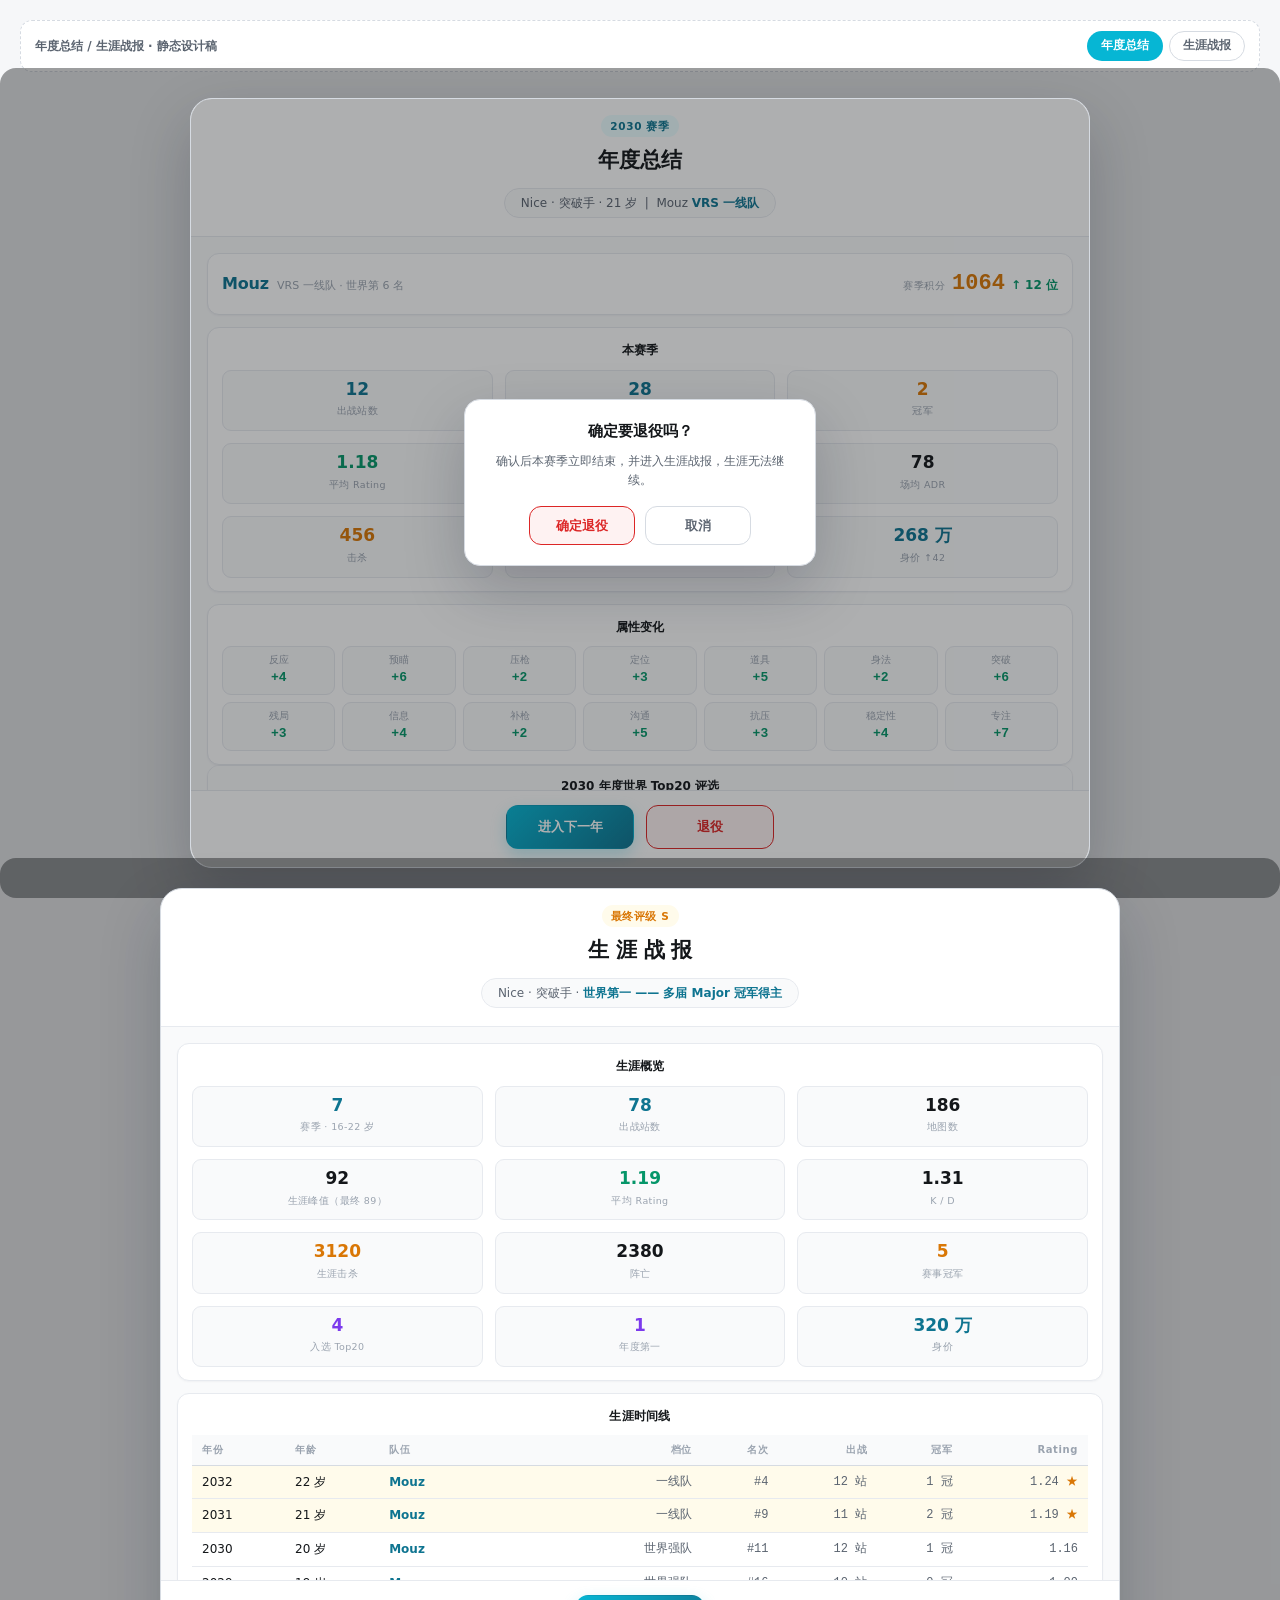
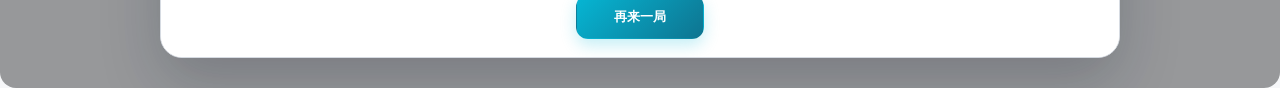
<file: season-mockup.html>
<!doctype html>
<html lang="zh-CN">
<head>
<meta charset="utf-8">
<meta name="viewport" content="width=device-width, initial-scale=1">
<title>年度总结 / 生涯战报 · 静态设计稿</title>
<style>
/* ============================================================
   年度总结 + 生涯战报 —— 二级弹窗设计稿（自包含、假数据）
   沿用赛事总结窗口（summary-mockup / style.css）的模态与卡片语言。
   ============================================================ */
:root{
  --bg:#F6F7F9; --surface:#FFFFFF; --surface-2:#F9FAFB; --surface-3:#F1F3F6;
  --line:#E7EAEF; --line-strong:#D6DBE2;
  --ink:#14171A; --ink-2:#5B6470; --ink-3:#9AA3AF; --ink-4:#C3C9D2;
  --accent:#06B6D4; --accent-d:#0E7490; --accent-soft:#ECFEFF; --accent-line:#A5F3FC;
  --pos:#059669; --pos-soft:#ECFDF5; --warn:#D97706; --warn-soft:#FFFBEB;
  --neg:#DC2626; --neg-soft:#FEF2F2; --violet:#7C3AED; --violet-soft:#F5F3FF;
  --r-xs:6px; --r-sm:9px; --r-md:12px; --r-lg:16px; --r-xl:22px; --r-pill:999px;
  --sh-1:0 1px 2px rgba(16,24,40,.04);
  --sh-2:0 2px 8px rgba(16,24,40,.06);
  --sh-4:0 24px 60px rgba(16,24,40,.22);
  --mono:ui-monospace,SFMono-Regular,Menlo,Consolas,"Liberation Mono",monospace;
  --sans:-apple-system,BlinkMacSystemFont,"PingFang SC","Microsoft YaHei",system-ui,"Segoe UI",sans-serif;
}
*{box-sizing:border-box}
body{margin:0;padding:20px;background:var(--bg);color:var(--ink);font-family:var(--sans);font-size:14px;line-height:1.55;-webkit-font-smoothing:antialiased}
.mock-bar{max-width:1240px;margin:0 auto 16px;display:flex;align-items:center;gap:12px;background:var(--surface);border:1px dashed var(--line-strong);border-radius:var(--r-md);padding:10px 14px}
.mock-bar b{font-size:12px;color:var(--ink-2)}
.mock-switch{margin-left:auto;display:flex;gap:6px}
.mock-switch button{font:inherit;font-size:11.5px;font-weight:600;padding:5px 13px;border-radius:var(--r-pill);border:1px solid var(--line-strong);background:var(--surface);color:var(--ink-2);cursor:pointer}
.mock-switch button.on{background:var(--accent);border-color:transparent;color:#fff}

/* ---------- 模态（与赛事总结一致） ---------- */
.modal{position:relative;z-index:60;display:flex;align-items:center;justify-content:center;min-height:calc(100vh - 110px)}
.modal-mask{position:absolute;inset:-20px;background:rgba(20,23,26,.42);border-radius:var(--r-lg)}
.modal-panel{
  position:relative;width:100%;background:var(--surface);border:1px solid var(--line-strong);
  border-radius:var(--r-xl);box-shadow:var(--sh-4);overflow:hidden;display:flex;flex-direction:column;
  max-height:calc(100vh - 130px);
}
.season-panel{max-width:900px}
.career-panel{max-width:960px}

/* 头部 */
.ev-head{padding:16px 26px 18px;text-align:center;border-bottom:1px solid var(--line);flex:none}
.ev-head h1{margin:0;font-size:21px;font-weight:800;letter-spacing:-.01em}
.ev-tier{display:inline-block;font-size:10.5px;font-weight:700;letter-spacing:.06em;padding:3px 9px;border-radius:var(--r-pill);margin-bottom:7px;background:var(--accent-soft);color:var(--accent-d)}
.ev-tier.gold{background:var(--warn-soft);color:var(--warn)}
.ev-tier.violet{background:var(--violet-soft);color:var(--violet)}
.ev-date{display:inline-block;margin-top:11px;font-size:12px;color:var(--ink-2);border:1px solid var(--line);border-radius:var(--r-pill);padding:5px 16px;background:var(--surface-2)}
.ev-date b{color:var(--accent-d);font-weight:700}
.ev-date .up{color:var(--pos);font-weight:700}
.ev-date .dn{color:var(--neg);font-weight:700}

/* 主体 */
.ev-body{flex:1;min-height:0;overflow:auto;background:var(--surface-2);padding:16px}
.ev-card{background:var(--surface);border:1px solid var(--line);border-radius:var(--r-md);padding:13px 14px;box-shadow:var(--sh-1)}
.ev-card + .ev-card{margin-top:12px}
.ev-card h3{margin:0 0 10px;font-size:12px;font-weight:700;letter-spacing:.02em;text-align:center}

/* 两列 / 三列小卡 */
.stat-grid{display:grid;gap:12px}
.stat-grid.cols-2{grid-template-columns:1fr 1fr}
.stat-grid.cols-3{grid-template-columns:repeat(3,1fr)}
.metric{background:var(--surface-2);border:1px solid var(--line);border-radius:var(--r-sm);padding:9px 8px;text-align:center}
.metric b{display:block;font-size:17px;font-weight:800;line-height:1.15;font-variant-numeric:tabular-nums}
.metric span{font-size:9.5px;color:var(--ink-3);letter-spacing:.04em}
.metric.cy b{color:var(--accent-d)}
.metric.yl b{color:var(--warn)}
.metric.gr b{color:var(--pos)}
.metric.violet b{color:var(--violet)}

/* 队伍排名行 */
.rank-row{display:flex;align-items:center;gap:12px;flex-wrap:wrap}
.rank-team{display:flex;align-items:baseline;gap:8px;min-width:0}
.rank-team b{font-size:16px;font-weight:800;color:var(--accent-d);letter-spacing:-.01em}
.rank-team span{font-size:11px;color:var(--ink-3)}
.rank-badge{margin-left:auto;display:flex;align-items:baseline;gap:6px}
.rank-badge .lb{font-size:10px;color:var(--ink-3);letter-spacing:.08em}
.rank-badge .vl{font-family:var(--mono);font-size:22px;font-weight:800;color:var(--warn)}
.rank-badge .mv{font-size:12px;font-weight:700}
.rank-badge .mv.up{color:var(--pos)}
.rank-badge .mv.dn{color:var(--neg)}
.rank-badge .mv.flat{color:var(--ink-3)}

/* 属性变化 */
.attr-deltas{display:grid;grid-template-columns:repeat(7,1fr);gap:7px}
.attr-delta{border:1px solid var(--line);border-radius:var(--r-sm);padding:6px 4px;text-align:center;background:var(--surface-2)}
.attr-delta span{display:block;font-size:9.5px;color:var(--ink-3)}
.attr-delta b{display:block;font-family:var(--mono);font-size:13px;font-weight:800;font-variant-numeric:tabular-nums}
.attr-delta b.up{color:var(--pos)}
.attr-delta b.dn{color:var(--neg)}
.attr-delta b.flat{color:var(--ink-4)}

/* Top20 榜 */
.board{background:var(--surface);border:1px solid var(--line);border-radius:var(--r-md);box-shadow:var(--sh-1);overflow:hidden}
.board h3{margin:0;padding:11px 14px;font-size:12px;font-weight:700;text-align:center;border-bottom:1px solid var(--line);background:var(--surface-2)}
.board ol{list-style:none;margin:0;padding:6px 8px}
.board li{display:grid;grid-template-columns:22px minmax(0,1fr) auto;align-items:center;gap:9px;padding:6px 7px;border-radius:var(--r-sm);font-size:12px}
.board li:nth-child(odd){background:var(--surface-2)}
.board li.me{background:var(--accent-soft);box-shadow:inset 0 0 0 1px var(--accent-line)}
.board li .no{font-family:var(--mono);font-size:11px;font-weight:700;color:var(--ink-3);text-align:right}
.board li .no.top{color:var(--warn)}
.board li .nm{min-width:0;display:flex;align-items:baseline;gap:6px;overflow:hidden}
.board li .nm b{font-weight:700;white-space:nowrap;overflow:hidden;text-overflow:ellipsis}
.board li .nm span{font-size:10px;color:var(--ink-3);white-space:nowrap;overflow:hidden;text-overflow:ellipsis}
.board li .vl{font-family:var(--mono);font-weight:800;font-variant-numeric:tabular-nums}

/* 生涯时间线 */
.timeline{width:100%;border-collapse:collapse;font-size:12px}
.timeline th{font-size:10px;font-weight:700;letter-spacing:.06em;color:var(--ink-3);text-align:right;padding:7px 10px;background:var(--surface-2);border-bottom:1px solid var(--line-strong);white-space:nowrap}
.timeline th:first-child,.timeline th:nth-child(2),.timeline th:nth-child(3){text-align:left}
.timeline td{padding:7px 10px;text-align:right;border-bottom:1px solid var(--line);font-family:var(--mono);font-variant-numeric:tabular-nums;color:var(--ink-2);white-space:nowrap}
.timeline td:first-child,.timeline td:nth-child(2),.timeline td:nth-child(3){text-align:left;font-family:var(--sans);color:var(--ink)}
.timeline td.team{font-weight:600;color:var(--accent-d)}
.timeline td .star{color:var(--warn)}
.timeline tr.hot td{background:var(--warn-soft)}

/* 荣誉室 */
.honors{display:flex;flex-direction:column;gap:6px}
.honor{display:flex;align-items:center;gap:8px;font-size:12px;color:var(--ink-2);background:var(--surface-2);border:1px solid var(--line);border-radius:var(--r-sm);padding:7px 11px}
.honor .star{color:var(--warn);font-size:13px}
.honor .mvp-mark{color:var(--accent);font-size:13px}
/* 赛事 MVP 与冠军区分：青色、左侧描边 */
.honor.mvp{border-color:var(--accent-line);background:var(--accent-soft)}
.honor.mvp .kind{font-size:9.5px;font-weight:700;color:#fff;background:var(--accent);border-radius:var(--r-pill);padding:1px 7px}
.honor.empty{color:var(--ink-4);justify-content:center}

/* Top20 榜单底部：玩家名次 */
.board-note{padding:9px 14px;font-size:11.5px;color:var(--accent-d);font-weight:700;text-align:center;border-top:1px solid var(--line);background:var(--accent-soft)}

/* 退役二次确认：盖在弹窗内的小卡片 */
.confirm{position:absolute;inset:0;z-index:5;display:flex;align-items:center;justify-content:center;background:rgba(20,23,26,.34);padding:20px}
.confirm-card{background:var(--surface);border:1px solid var(--line-strong);border-radius:var(--r-lg);box-shadow:var(--sh-4);padding:20px 22px;max-width:352px;text-align:center}
.confirm-card h4{margin:0 0 8px;font-size:15px;font-weight:800}
.confirm-card p{margin:0 0 16px;font-size:12px;line-height:1.6;color:var(--ink-2)}
.confirm-actions{display:flex;gap:10px;justify-content:center}
.confirm-actions .ev-btn{min-width:106px;padding:9px 16px;font-size:12.5px}

/* 底部按钮 */
.ev-foot{flex:none;display:flex;justify-content:center;gap:12px;padding:14px 26px 18px;border-top:1px solid var(--line);background:var(--surface)}
.ev-btn{font:inherit;font-size:13px;font-weight:600;min-width:128px;padding:11px 24px;border-radius:var(--r-md);cursor:pointer;border:1px solid var(--line-strong);background:var(--surface);color:var(--ink-2);transition:border-color .15s ease,background .15s ease,color .15s ease,transform .15s ease}
.ev-btn:hover{border-color:var(--accent-line);color:var(--accent-d)}
.ev-btn.primary{background:linear-gradient(135deg,var(--accent),var(--accent-d));border-color:transparent;color:#fff;box-shadow:0 6px 16px rgba(6,182,212,.24)}
.ev-btn.primary:hover{transform:translateY(-1px);color:#fff}
.ev-btn.danger{border-color:var(--neg);background:var(--neg-soft);color:var(--neg)}
.ev-btn.danger:hover{background:var(--neg);color:#fff}

/* 退役原因 */
.retire-note{text-align:center;font-size:12px;color:var(--ink-2);padding:11px 14px;background:var(--surface);border:1px solid var(--line);border-radius:var(--r-md);box-shadow:var(--sh-1)}
.retire-note b{color:var(--warn);font-weight:700}
</style>
</head>
<body>

<div class="mock-bar">
  <b>年度总结 / 生涯战报 · 静态设计稿</b>
  <div class="mock-switch">
    <button data-view="season" class="on">年度总结</button>
    <button data-view="career">生涯战报</button>
  </div>
</div>

<!-- ============ 年度总结 ============ -->
<div class="modal" id="modal-season">
  <div class="modal-mask"></div>
  <div class="modal-panel season-panel">
    <header class="ev-head">
      <span class="ev-tier">2030 赛季</span>
      <h1>年度总结</h1>
      <div class="ev-date">Nice · 突破手 · 21 岁&nbsp;&nbsp;|&nbsp;&nbsp;Mouz <b>VRS 一线队</b></div>
    </header>
    <div class="ev-body">

      <div class="ev-card">
        <div class="rank-row">
          <div class="rank-team">
            <b>Mouz</b>
            <span>VRS 一线队 · 世界第 6 名</span>
          </div>
          <div class="rank-badge">
            <span class="lb">赛季积分</span>
            <span class="vl">1064</span>
            <span class="mv up">↑ 12 位</span>
          </div>
        </div>
      </div>

      <div class="ev-card">
        <h3>本赛季</h3>
        <div class="stat-grid cols-3">
          <div class="metric cy"><b>12</b><span>出战站数</span></div>
          <div class="metric cy"><b>28</b><span>地图数</span></div>
          <div class="metric yl"><b>2</b><span>冠军</span></div>
          <div class="metric gr"><b>1.18</b><span>平均 Rating</span></div>
          <div class="metric"><b>1.32</b><span>K / D</span></div>
          <div class="metric"><b>78</b><span>场均 ADR</span></div>
          <div class="metric yl"><b>456</b><span>击杀</span></div>
          <div class="metric"><b>345</b><span>阵亡</span></div>
          <div class="metric cy"><b>268 万</b><span>身价 ↑42</span></div>
        </div>
      </div>

      <div class="ev-card">
        <h3>属性变化</h3>
        <div class="attr-deltas" id="season-attrs"></div>
      </div>

      <div class="board">
        <h3>2030 年度世界 Top20 评选</h3>
        <ol id="season-top20"></ol>
        <div class="board-note">你 · 第 7 名（入选 Top20）</div>
      </div>
    </div>
    <footer class="ev-foot">
      <button class="ev-btn primary" type="button">进入下一年</button>
      <button class="ev-btn danger" id="season-retire" type="button">退役</button>
    </footer>

    <!-- 退役二次确认 -->
    <div class="confirm" id="season-confirm" hidden>
      <div class="confirm-card">
        <h4>确定要退役吗？</h4>
        <p>确认后本赛季立即结束，并进入生涯战报，生涯无法继续。</p>
        <div class="confirm-actions">
          <button class="ev-btn danger" id="confirm-yes" type="button">确定退役</button>
          <button class="ev-btn" id="confirm-no" type="button">取消</button>
        </div>
      </div>
    </div>
  </div>
</div>

<!-- ============ 生涯战报 ============ -->
<div class="modal" id="modal-career" hidden>
  <div class="modal-mask"></div>
  <div class="modal-panel career-panel">
    <header class="ev-head">
      <span class="ev-tier gold">最终评级 S</span>
      <h1>生 涯 战 报</h1>
      <div class="ev-date">Nice · 突破手 · <b>世界第一 —— 多届 Major 冠军得主</b></div>
    </header>
    <div class="ev-body">

      <div class="ev-card">
        <h3>生涯概览</h3>
        <div class="stat-grid cols-3">
          <div class="metric cy"><b>7</b><span>赛季 · 16-22 岁</span></div>
          <div class="metric cy"><b>78</b><span>出战站数</span></div>
          <div class="metric"><b>186</b><span>地图数</span></div>
          <div class="metric"><b>92</b><span>生涯峰值（最终 89）</span></div>
          <div class="metric gr"><b>1.19</b><span>平均 Rating</span></div>
          <div class="metric"><b>1.31</b><span>K / D</span></div>
          <div class="metric yl"><b>3120</b><span>生涯击杀</span></div>
          <div class="metric"><b>2380</b><span>阵亡</span></div>
          <div class="metric yl"><b>5</b><span>赛事冠军</span></div>
          <div class="metric violet"><b>4</b><span>入选 Top20</span></div>
          <div class="metric violet"><b>1</b><span>年度第一</span></div>
          <div class="metric cy"><b>320 万</b><span>身价</span></div>
        </div>
      </div>

      <div class="ev-card">
        <h3>生涯时间线</h3>
        <table class="timeline">
          <thead>
            <tr><th>年份</th><th>年龄</th><th>队伍</th><th>档位</th><th>名次</th><th>出战</th><th>冠军</th><th>Rating</th></tr>
          </thead>
          <tbody id="career-timeline"></tbody>
        </table>
      </div>

      <div class="ev-card">
        <h3>荣誉室</h3>
        <div class="honors" id="career-honors"></div>
      </div>

      <div class="retire-note" style="margin-top:12px">退役原因：<b>主动宣布退役</b></div>
    </div>
    <footer class="ev-foot">
      <button class="ev-btn primary" type="button">再来一局</button>
    </footer>
  </div>
</div>

<script>
"use strict";
const $ = id => document.getElementById(id);

/* ---------- 假数据 ---------- */
const ATTRS = [["反应",4],["预瞄",6],["压枪",2],["定位",3],["道具",5],["身法",2],["突破",6],
               ["残局",3],["信息",4],["补枪",2],["沟通",5],["抗压",3],["稳定性",4],["专注",7]];
const TOP20 = [
  [1,"donk","Spirit","步枪手",1.35],
  [2,"ZywOo","Vitality","狙击手",1.31],
  [3,"m0NESY","Falcons","狙击手",1.28],
  [4,"NiKo","Falcons","步枪手",1.25],
  [5,"ropz","Vitality","自由人",1.22],
  [6,"sh1ro","Spirit","狙击手",1.21],
  [7,"Nice","Mouz","突破手",1.18],
  [8,"b1t","NAVI","步枪手",1.17],
  [9,"frozen","Mouz","指挥",1.15],
  [10,"jimpphat","MOUZ","辅助",1.13],
];
const TIMELINE = [
  ["2032",22,"Mouz","一线队",4,12,1,1.24,true],
  ["2031",21,"Mouz","一线队",9,11,2,1.19,true],
  ["2030",20,"Mouz","世界强队",11,12,1,1.16,false],
  ["2029",19,"Mouz","世界强队",16,10,0,1.09,false],
  ["2028",18,"Spirit","顶级豪门",3,9,1,1.12,true],
  ["2027",17,"Pulse Sharks","甲级",42,8,0,0.98,false],
  ["2026",16,"Pulse Sharks","丙级",97,6,0,0.91,false],
];
const HONORS = [
  ["win", "22 岁 Major 春季赛 冠军"],
  ["mvp", "22 岁 Major 春季赛 MVP"],
  ["win", "21 岁 BLAST Spring 冠军"],
  ["win", "21 岁 Major 冬季赛 亚军"],
  ["mvp", "21 岁 BLAST Spring MVP"],
  ["win", "20 岁 IEM Katowice 冠军"],
  ["mvp", "20 岁 ESL 挑战者 墨尔本 MVP"],
  ["win", "18 岁 裂变天地 上海 冠军"],
];

/* ---------- 渲染 ---------- */
$("season-attrs").replaceChildren(...ATTRS.map(([label, delta]) => {
  const box = document.createElement("div");
  box.className = "attr-delta";
  const name = document.createElement("span");
  name.textContent = label;
  const value = document.createElement("b");
  value.className = delta > 0 ? "up" : delta < 0 ? "dn" : "flat";
  value.textContent = (delta > 0 ? "+" : "") + delta;
  box.append(name, value);
  return box;
}));

$("season-top20").replaceChildren(...TOP20.map(([no, id, team, role, rating]) => {
  const li = document.createElement("li");
  if (id === "Nice") li.className = "me";
  const index = document.createElement("span");
  index.className = "no" + (no <= 3 ? " top" : "");
  index.textContent = no;
  const name = document.createElement("span");
  name.className = "nm";
  const who = document.createElement("b");
  who.textContent = id;
  const meta = document.createElement("span");
  meta.textContent = `${team} · ${role}`;
  name.append(who, meta);
  const value = document.createElement("span");
  value.className = "vl";
  value.textContent = rating.toFixed(2);
  li.append(index, name, value);
  return li;
}));

$("career-timeline").replaceChildren(...TIMELINE.map(row => {
  const [year, age, team, tier, rank, n, titles, rating, hot] = row;
  const tr = document.createElement("tr");
  if (hot) tr.className = "hot";
  const cells = [
    [year, ""], [`${age} 岁`, ""], [team, "team"], [tier, ""],
    [`#${rank}`, ""], [`${n} 站`, ""], [`${titles} 冠`, ""], [rating.toFixed(2), ""],
  ];
  for (const [text, cls] of cells) {
    const td = document.createElement("td");
    if (cls) td.className = cls;
    td.textContent = text;
    tr.append(td);
  }
  if (hot) {
    const star = document.createElement("span");
    star.className = "star";
    star.textContent = " ★";
    tr.lastChild.append(star);
  }
  return tr;
}));

$("career-honors").replaceChildren(...HONORS.map(([kind, text]) => {
  const row = document.createElement("div");
  row.className = "honor" + (kind === "mvp" ? " mvp" : "");
  const mark = document.createElement("span");
  mark.className = kind === "mvp" ? "mvp-mark" : "star";
  mark.textContent = kind === "mvp" ? "◆" : "★";
  row.append(mark);
  if (kind === "mvp") row.append(el("span", "kind", "MVP"));
  row.append(document.createTextNode(text));
  return row;

  function el(tag, cls, value) {
    const node = document.createElement(tag);
    node.className = cls;
    node.textContent = value;
    return node;
  }
}));

// 退役二次确认：确认后关闭年度总结、切到生涯战报（正式退役）。
const confirm_layer = $("season-confirm");
$("season-retire").addEventListener("click", () => { confirm_layer.hidden = false; });
$("confirm-no").addEventListener("click", () => { confirm_layer.hidden = true; });
$("confirm-yes").addEventListener("click", () => {
  confirm_layer.hidden = true;
  $("modal-season").hidden = true;
  $("modal-career").hidden = false;
  document.querySelectorAll(".mock-switch button").forEach(other => other.classList.toggle("on", other.dataset.view === "career"));
});

document.querySelectorAll(".mock-switch button").forEach(button => {
  button.addEventListener("click", () => {
    const view = button.dataset.view;
    document.querySelectorAll(".mock-switch button").forEach(other => other.classList.toggle("on", other === button));
    $("modal-season").hidden = view !== "season";
    $("modal-career").hidden = view !== "career";
    confirm_layer.hidden = true;
  });
});
</script>
</body>
</html>
</file>
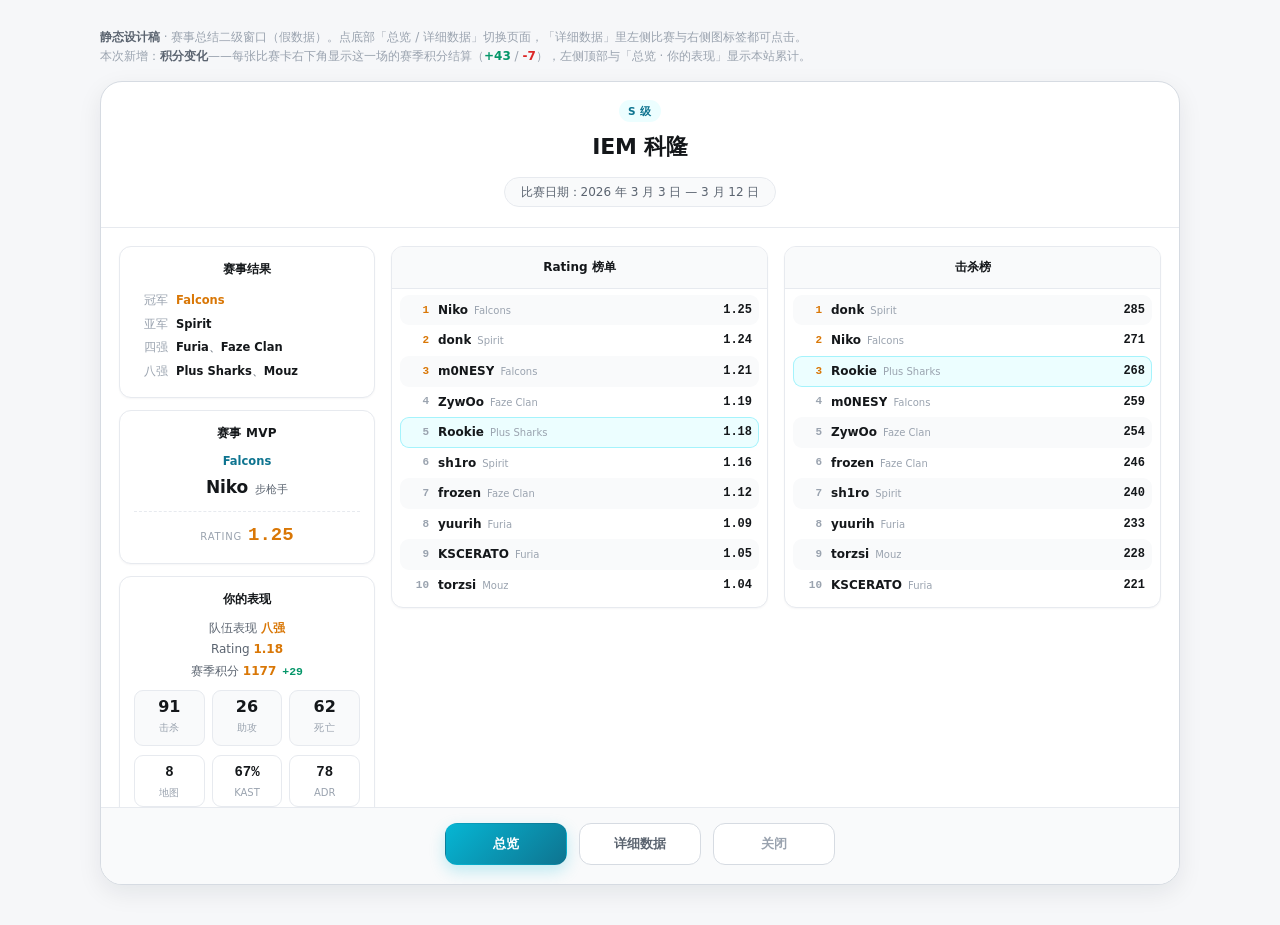
<file: summary-mockup.html>
<!doctype html>
<html lang="zh-CN">
<head>
<meta charset="utf-8">
<meta name="viewport" content="width=device-width, initial-scale=1">
<title>赛事总结窗口 · 静态设计稿</title>
<style>
/* ============================================================
   赛事总结二级窗口 —— 静态设计稿（自包含，假数据）
   配色沿用 style.css 的冷色令牌：浅灰白底 + 单一青色强调。
   ============================================================ */
:root{
  --bg:#F6F7F9;
  --surface:#FFFFFF;
  --surface-2:#F9FAFB;
  --surface-3:#F1F3F6;
  --line:#E7EAEF;
  --line-strong:#D6DBE2;

  --ink:#14171A;
  --ink-2:#5B6470;
  --ink-3:#9AA3AF;
  --ink-4:#C3C9D2;

  --accent:#06B6D4;
  --accent-d:#0E7490;
  --accent-soft:#ECFEFF;
  --accent-line:#A5F3FC;

  --pos:#059669;  --pos-soft:#ECFDF5;
  --warn:#D97706; --warn-soft:#FFFBEB;
  --neg:#DC2626;  --neg-soft:#FEF2F2;
  --violet:#7C3AED; --violet-soft:#F5F3FF;

  --r-xs:6px; --r-sm:9px; --r-md:12px; --r-lg:16px; --r-xl:22px; --r-pill:999px;
  --sh-1:0 1px 2px rgba(16,24,40,.04);
  --sh-2:0 2px 8px rgba(16,24,40,.06);
  --sh-3:0 8px 24px rgba(16,24,40,.08);
  --sh-4:0 24px 64px rgba(16,24,40,.18);

  --mono:ui-monospace,SFMono-Regular,Menlo,Consolas,"Liberation Mono",monospace;
  --sans:-apple-system,BlinkMacSystemFont,"PingFang SC","Microsoft YaHei",system-ui,"Segoe UI",sans-serif;
}
*{box-sizing:border-box}
html{-webkit-text-size-adjust:100%}
body{
  margin:0;padding:28px 20px 40px;
  background:var(--bg);color:var(--ink);
  font-family:var(--sans);font-size:14px;line-height:1.55;
  -webkit-font-smoothing:antialiased;
}
.mock-note{
  max-width:1080px;margin:0 auto 16px;color:var(--ink-3);font-size:12px;
}
.mock-note b{color:var(--ink-2)}

/* ---------- 模态外壳（设计稿里内联展示，非浮层） ---------- */
.modal{max-width:1080px;margin:0 auto}
.modal-panel{
  background:var(--surface);border:1px solid var(--line-strong);
  border-radius:var(--r-xl);box-shadow:var(--sh-3);overflow:hidden;
  display:flex;flex-direction:column;max-height:calc(100vh - 96px);
}

/* ---------- 头部 ---------- */
.ev-head{
  position:relative;padding:18px 26px 20px;text-align:center;
  border-bottom:1px solid var(--line);flex:none;
}
.ev-head h1{margin:0;font-size:22px;font-weight:800;letter-spacing:-.01em}
.ev-head .ev-tier{
  display:inline-block;font-size:10.5px;font-weight:700;letter-spacing:.06em;
  padding:3px 9px;border-radius:var(--r-pill);margin-bottom:8px;
  background:var(--accent-soft);color:var(--accent-d);
}
.ev-head .ev-date{
  display:inline-block;margin-top:12px;font-size:12px;color:var(--ink-2);
  border:1px solid var(--line);border-radius:var(--r-pill);padding:5px 16px;
  background:var(--surface-2);
}

/* ---------- 主体 ---------- */
.ev-body{flex:1;min-height:0;overflow:auto;background:var(--surface)}
.ev-grid{display:grid;grid-template-columns:256px minmax(0,1fr);gap:16px;padding:18px}

/* 卡片 */
.ev-card{
  background:var(--surface);border:1px solid var(--line);border-radius:var(--r-md);
  padding:13px 14px;box-shadow:var(--sh-1);
}
.ev-card + .ev-card{margin-top:12px}
.ev-card h3{
  margin:0 0 10px;font-size:12px;font-weight:700;letter-spacing:.02em;text-align:center;
}
.ev-card .sub{
  font-size:10.5px;color:var(--ink-3);text-align:center;margin:-6px 0 9px;
}

/* 赛事结果列表 */
.placing{display:flex;gap:8px;font-size:11.5px;padding:3px 0}
.placing .k{flex:none;color:var(--ink-3);width:34px;text-align:right}
.placing .v{color:var(--ink-2);line-height:1.5}
.placing .v b{color:var(--ink);font-weight:600}
.placing.gold .v b{color:var(--warn)}

/* MVP：第一行归属队伍，第二行选手名 + 位置 */
.mvp-main{text-align:center;margin:2px 0 10px}
.mvp-team{font-size:11.5px;font-weight:600;color:var(--accent-d);margin-bottom:4px}
.mvp-who{display:flex;align-items:baseline;justify-content:center;gap:7px}
.mvp-who b{font-size:17px;font-weight:800;letter-spacing:-.01em}
.mvp-who span{font-size:11px;color:var(--ink-2)}
.mvp-rating{
  display:flex;align-items:baseline;justify-content:center;gap:6px;
  border-top:1px dashed var(--line);padding-top:9px;
}
.mvp-rating .lb{font-size:10px;color:var(--ink-3);letter-spacing:.08em}
.mvp-rating .vl{font-family:var(--mono);font-size:19px;font-weight:800;color:var(--warn)}

/* 你的表现 */
.you-place{text-align:center;font-size:12px;color:var(--ink-2)}
.you-place + .you-place{margin-top:3px}
.you-place b{color:var(--warn);font-weight:700}
/* 赛季积分后面的本站变化：括号式小尾巴，正绿负红 */
.you-place .elo-tag{margin-left:6px;font-family:var(--mono);font-size:11.5px;font-weight:800}
.you-place .elo-tag.up{color:var(--pos)}
.you-place .elo-tag.dn{color:var(--neg)}
.you-place .elo-tag.flat{color:var(--ink-3)}
.you-nums{display:grid;grid-template-columns:repeat(3,1fr);gap:7px;margin:9px 0}
.you-num{
  background:var(--surface-2);border:1px solid var(--line);border-radius:var(--r-sm);
  padding:7px 4px;text-align:center;
}
.you-num b{display:block;font-size:16px;font-weight:800;line-height:1.15;font-variant-numeric:tabular-nums}
.you-num span{font-size:9.5px;color:var(--ink-3);letter-spacing:.04em}
.you-meta{display:grid;grid-template-columns:repeat(3,1fr);gap:7px}
.you-meta div{
  text-align:center;font-size:10px;color:var(--ink-3);
  border:1px solid var(--line);border-radius:var(--r-sm);padding:6px 2px;
}
.you-meta b{display:block;font-family:var(--mono);font-size:14px;font-weight:800;color:var(--ink);margin-bottom:1px}

/* 榜单 */
.boards{display:grid;grid-template-columns:1fr 1fr;gap:16px;align-content:start}
.board{background:var(--surface);border:1px solid var(--line);border-radius:var(--r-md);box-shadow:var(--sh-1);overflow:hidden}
.board h3{
  margin:0;padding:11px 14px;font-size:12px;font-weight:700;text-align:center;
  border-bottom:1px solid var(--line);background:var(--surface-2);
}
.board ol{list-style:none;margin:0;padding:6px 8px}
.board li{
  display:grid;grid-template-columns:22px minmax(0,1fr) auto;align-items:center;gap:9px;
  padding:6px 7px;border-radius:var(--r-sm);font-size:12px;
}
.board li:nth-child(odd){background:var(--surface-2)}
.board li.me{background:var(--accent-soft);box-shadow:inset 0 0 0 1px var(--accent-line)}
.board li .no{font-family:var(--mono);font-size:11px;font-weight:700;color:var(--ink-3);text-align:right}
.board li .nm{min-width:0;display:flex;align-items:baseline;gap:6px;overflow:hidden}
.board li .nm b{font-weight:700;white-space:nowrap;overflow:hidden;text-overflow:ellipsis}
.board li .nm span{
  font-size:10px;color:var(--ink-3);white-space:nowrap;overflow:hidden;text-overflow:ellipsis;
}
.board li .vl{font-family:var(--mono);font-weight:800;font-variant-numeric:tabular-nums}
.board li .no.top{color:var(--warn)}

/* ---------- 详细数据 ---------- */
/* 左栏 256px：比赛卡多了一行系列赛比分，留够队名不折行的宽度 */
.detail-grid{display:grid;grid-template-columns:256px minmax(0,1fr);gap:16px;padding:18px}
.team-card{text-align:center;margin-bottom:12px}
.team-name{font-size:15px;font-weight:800;color:var(--accent-d);letter-spacing:-.01em}
.team-place{font-size:11.5px;color:var(--ink-2);margin-top:5px}
.team-place b{color:var(--warn);font-weight:700}
/* 本站积分变化：整站累计，与逐场明细的求和一致 */
.team-elo{
  display:inline-flex;align-items:baseline;gap:5px;margin-top:7px;
  font-size:11px;color:var(--ink-3);background:var(--surface-2);
  border:1px solid var(--line);border-radius:var(--r-pill);padding:3px 11px;
}
.team-elo b{font-family:var(--mono);font-size:13px;font-weight:800;font-variant-numeric:tabular-nums}
.team-elo.up b{color:var(--pos)}
.team-elo.dn b{color:var(--neg)}
.team-elo.flat b{color:var(--ink-3)}
.match-list{background:var(--surface);border:1px solid var(--line);border-radius:var(--r-md);box-shadow:var(--sh-1);padding:10px}
.match{
  border:1px solid var(--line);border-radius:var(--r-sm);padding:9px 10px;margin-bottom:8px;
  background:var(--surface);cursor:pointer;transition:border-color .15s ease,background .15s ease;
}
.match:last-child{margin-bottom:0}
.match .stage{font-size:10px;color:var(--ink-3);letter-spacing:.02em;margin-bottom:3px}
.match .line{font-size:12px;line-height:1.45;color:var(--ink-2)}
.match .line b{color:var(--ink);font-weight:700}
/* 系列赛比分一行：左侧大号比分（我方在前）与胜/负，右侧本场积分变化 */
.match .foot{display:flex;align-items:baseline;gap:8px;margin-top:6px}
.match .mscore{font-family:var(--mono);font-size:15px;font-weight:800;font-variant-numeric:tabular-nums;letter-spacing:.02em}
.match .mscore.win{color:var(--pos)}
.match .mscore.lose{color:var(--neg)}
.match .foot .res{font-size:11px}
.match .res{font-weight:700}
.match .res.win{color:var(--pos)}
.match .res.lose{color:var(--neg)}
/* 本场积分变化：贴右，数字用等宽加粗，正绿负红；以强胜弱拿得少时数值本身就小 */
.match .elo{
  margin-left:auto;display:inline-flex;align-items:baseline;gap:4px;
  font-size:10px;color:var(--ink-3);letter-spacing:.02em;
}
.match .elo b{font-family:var(--mono);font-size:13px;font-weight:800;font-variant-numeric:tabular-nums}
.match .elo.up b{color:var(--pos)}
.match .elo.dn b{color:var(--neg)}
.match .elo.flat b{color:var(--ink-3)}
.match.on{border-color:var(--accent);background:var(--accent-soft);box-shadow:inset 0 0 0 1px var(--accent-line)}

.detail-main{min-width:0;background:var(--surface);border:1px solid var(--line);border-radius:var(--r-md);box-shadow:var(--sh-1);overflow:hidden}
.map-tabs{display:flex;gap:8px;padding:11px 13px;border-bottom:1px solid var(--line);background:var(--surface-2);flex-wrap:wrap}
.map-tab{
  border:1px solid var(--line-strong);background:var(--surface);color:var(--ink-2);
  font:inherit;font-size:12px;font-weight:600;padding:6px 15px;border-radius:var(--r-sm);cursor:pointer;
}
.map-tab.on{background:linear-gradient(135deg,var(--accent),var(--accent-d));border-color:transparent;color:#fff}
.map-tab.all{min-width:96px}

/* 单图比分板：切到某一图时顶在表格上方，是这一屏最显眼的元素 */
.map-score{padding:15px 18px 14px;border-bottom:1px solid var(--line);background:linear-gradient(180deg,var(--accent-soft),var(--surface))}
.map-score .ms-head{display:flex;align-items:center;justify-content:center;gap:9px;margin-bottom:12px}
.map-score .ms-map{font-size:11px;font-weight:700;letter-spacing:.08em;color:var(--ink-3)}
.map-score .ms-line{display:grid;grid-template-columns:minmax(0,1fr) auto minmax(0,1fr);align-items:center;gap:14px}
.map-score .ms-side{font-size:13.5px;font-weight:800;letter-spacing:-.01em;color:var(--ink);min-width:0;overflow:hidden;text-overflow:ellipsis;white-space:nowrap}
.map-score .ms-side.right{text-align:right}
.map-score .ms-nums{display:flex;align-items:baseline;gap:8px;font-family:var(--mono);font-variant-numeric:tabular-nums}
.map-score .ms-nums b{font-size:37px;font-weight:800;line-height:1;color:var(--ink-4)}
.map-score .ms-nums b.hi{color:var(--pos)}
.map-score .ms-nums .colon{font-size:23px;font-weight:800;color:var(--ink-4)}
.map-score .ms-ot{margin-top:11px;text-align:center;font-size:10.5px;font-weight:700;letter-spacing:.04em;color:var(--warn)}

.stat-wrap{overflow-x:auto;padding:13px}
.stat-table{width:100%;border-collapse:collapse;font-size:12px;min-width:520px}
.stat-table caption{
  text-align:left;font-size:12px;font-weight:800;color:var(--accent-d);
  padding:2px 4px 8px;
}
.stat-table caption .tag{
  display:inline-block;margin-left:7px;font-size:9.5px;font-weight:700;
  background:var(--surface-3);color:var(--ink-2);border-radius:var(--r-pill);padding:2px 8px;vertical-align:1px;
}
.stat-table th{
  font-size:10px;font-weight:700;letter-spacing:.06em;color:var(--ink-3);
  text-align:right;padding:6px 10px;background:var(--surface-2);border-bottom:1px solid var(--line-strong);
  white-space:nowrap;
}
.stat-table th:first-child{text-align:left}
.stat-table td{
  padding:6px 10px;text-align:right;border-bottom:1px solid var(--line);
  font-family:var(--mono);font-variant-numeric:tabular-nums;color:var(--ink-2);white-space:nowrap;
}
.stat-table td:first-child{
  text-align:left;font-family:var(--sans);font-weight:600;color:var(--ink);
}
/* 队名分隔行：把同一支队伍的选手归到一段 */
.stat-table tr.team-row td{
  text-align:left;font-family:var(--sans);font-size:11px;font-weight:700;
  letter-spacing:.04em;color:var(--ink-2);background:var(--surface-2);
  border-bottom:1px solid var(--line-strong);padding-top:8px;padding-bottom:8px;
}
.stat-table tr.me td{background:var(--accent-soft)}
.stat-table tr.me td:first-child::before{
  content:"你";display:inline-block;margin-right:7px;font-size:9.5px;font-weight:700;
  background:var(--accent);color:#fff;border-radius:var(--r-pill);padding:1px 6px;vertical-align:1px;
}
.stat-table .r-hi{color:var(--warn);font-weight:800}
.stat-table .r-mid{color:var(--pos);font-weight:700}
.stat-table .r-low{color:var(--ink-2)}
.stat-table .sw-up{color:var(--pos);font-weight:700}
.stat-table .sw-dn{color:var(--neg);font-weight:700}
.stat-table tbody + tbody tr:first-child td{border-top:1px solid var(--line-strong)}
.stat-table .role{
  font-family:var(--sans);font-weight:600;font-size:10.5px;color:var(--violet);
  background:var(--violet-soft);border-radius:var(--r-pill);padding:1px 7px;margin-left:6px;
}

/* ---------- 底部按钮 ---------- */
.ev-foot{
  flex:none;display:flex;justify-content:center;gap:12px;padding:15px 26px 19px;
  border-top:1px solid var(--line);background:var(--surface-2);
}
.ev-btn{
  font:inherit;font-size:13px;font-weight:600;min-width:122px;
  padding:10px 22px;border-radius:var(--r-md);cursor:pointer;
  border:1px solid var(--line-strong);background:var(--surface);color:var(--ink-2);
  transition:border-color .15s ease,background .15s ease,color .15s ease;
}
.ev-btn:hover{border-color:var(--accent-line);color:var(--accent-d)}
.ev-btn.on{
  background:linear-gradient(135deg,var(--accent),var(--accent-d));
  border-color:transparent;color:#fff;box-shadow:0 6px 16px rgba(6,182,212,.24);
}
.ev-btn.close{color:var(--ink-3)}
.ev-btn.close:hover{border-color:var(--line-strong);color:var(--ink)}

@media (max-width:820px){
  .ev-grid,.detail-grid{grid-template-columns:1fr}
  .boards{grid-template-columns:1fr}
  body{padding:14px 12px 24px}
}
</style>
</head>
<body>

<p class="mock-note">
  <b>静态设计稿</b> · 赛事总结二级窗口（假数据）。点底部「总览 / 详细数据」切换页面，「详细数据」里左侧比赛与右侧图标签都可点击。<br>
  本次新增：<b>积分变化</b>——每张比赛卡右下角显示这一场的赛季积分结算（<span class="up" style="color:var(--pos);font-weight:800">+43</span> / <span style="color:var(--neg);font-weight:800">-7</span>），左侧顶部与「总览 · 你的表现」显示本站累计。
</p>

<div class="modal">
  <div class="modal-panel">
    <header class="ev-head">
      <span class="ev-tier">S 级</span>
      <h1>IEM 科隆</h1>
      <div class="ev-date">比赛日期：2026 年 3 月 3 日 — 3 月 12 日</div>
    </header>
    <div class="ev-body" id="ev-body"></div>
    <footer class="ev-foot">
      <button class="ev-btn on" data-view="overview">总览</button>
      <button class="ev-btn" data-view="detail">详细数据</button>
      <button class="ev-btn close" data-view="close">关闭</button>
    </footer>
  </div>
</div>

<script>
"use strict";

/* ---------- 假数据（结构与 game.js 的 event_summary_payload 对齐） ----------
 * 积分字段（本次新增）：
 *   detail[].elo    这一场系列赛结算出来的赛季积分变化（整数，胜负各结算一次）
 *   you.season_before  本站开打前的赛季积分；站末积分 = season_before + 各场 elo 之和
 * 量级参考新机制：赢 = +55 × (1 − 期望)，输 = −45 × 期望，期望由双方实时排名差决定，
 * 因此单场区间约 −44 ～ +54，排名差越大（以强胜弱）赢得越少，爆冷拿得最多。
 * 本例的 Plus Sharks 是世界第 45 名的黑马，八强路上以弱胜强击败第 12 名的 BB，所以那一场拿了 +43。
 */
const MOCK = {
  event: {name: "IEM 科隆", tier: "S 级", from: "2026/3/3", to: "2026/3/12"},
  result: {champion: "Falcons", runner_up: "Spirit", semi: ["Furia", "Faze Clan"], quarter: ["Plus Sharks", "Mouz"]},
  mvp: {id: "Niko", team: "Falcons", role: "步枪手", rating: 1.25},
  you: {id: "Rookie", team: "Plus Sharks", placement: "八强", kills: 91, assists: 26, deaths: 62, maps: 8, rating: 1.18, kast: 67, adr: 78, season_before: 1148},
  rating_board: [
    {id: "Niko", team: "Falcons", rating: 1.25},
    {id: "donk", team: "Spirit", rating: 1.24},
    {id: "m0NESY", team: "Falcons", rating: 1.21},
    {id: "ZywOo", team: "Faze Clan", rating: 1.19},
    {id: "Rookie", team: "Plus Sharks", rating: 1.18, me: true},
    {id: "sh1ro", team: "Spirit", rating: 1.16},
    {id: "frozen", team: "Faze Clan", rating: 1.12},
    {id: "yuurih", team: "Furia", rating: 1.09},
    {id: "KSCERATO", team: "Furia", rating: 1.05},
    {id: "torzsi", team: "Mouz", rating: 1.04},
  ],
  kill_board: [
    {id: "donk", team: "Spirit", kills: 285},
    {id: "Niko", team: "Falcons", kills: 271},
    {id: "Rookie", team: "Plus Sharks", kills: 268, me: true},
    {id: "m0NESY", team: "Falcons", kills: 259},
    {id: "ZywOo", team: "Faze Clan", kills: 254},
    {id: "frozen", team: "Faze Clan", kills: 246},
    {id: "sh1ro", team: "Spirit", kills: 240},
    {id: "yuurih", team: "Furia", kills: 233},
    {id: "torzsi", team: "Mouz", kills: 228},
    {id: "KSCERATO", team: "Furia", kills: 221},
  ],
  detail: [
    {
      stage: "小组赛 第一场", opponent: "Falcons", won: false, score: [1, 2], elo: -7,
      maps: [
        {won: false, score: [9, 13], mine: [
          {id: "Rookie", role: "步枪手", k: 18, d: 19, a: 5, adr: 74, kast: 64, rating: 0.98, me: true},
          {id: "kaiR0N", role: "突破手", k: 15, d: 20, a: 4, adr: 68, kast: 61, rating: 0.88},
          {id: "s1mple", role: "狙击手", k: 20, d: 17, a: 3, adr: 82, kast: 70, rating: 1.09},
          {id: "Jame", role: "指挥", k: 12, d: 19, a: 6, adr: 61, kast: 65, rating: 0.82},
          {id: "electroNic", role: "补枪手", k: 16, d: 18, a: 5, adr: 71, kast: 66, rating: 0.94},
        ], theirs: [
          {id: "Niko", role: "步枪手", k: 24, d: 14, a: 6, adr: 96, kast: 76, rating: 1.42},
          {id: "m0NESY", role: "狙击手", k: 22, d: 15, a: 4, adr: 88, kast: 73, rating: 1.28},
          {id: "TeSeS", role: "补枪手", k: 17, d: 17, a: 5, adr: 76, kast: 68, rating: 1.01},
          {id: "kyxsan", role: "指挥", k: 14, d: 18, a: 7, adr: 65, kast: 71, rating: 0.93},
          {id: "degster", role: "突破手", k: 16, d: 16, a: 3, adr: 73, kast: 67, rating: 0.99},
        ]},
        {won: false, score: [11, 13], mine: [
          {id: "Rookie", role: "步枪手", k: 21, d: 18, a: 4, adr: 81, kast: 69, rating: 1.12, me: true},
          {id: "kaiR0N", role: "突破手", k: 16, d: 19, a: 3, adr: 70, kast: 63, rating: 0.91},
          {id: "s1mple", role: "狙击手", k: 18, d: 17, a: 2, adr: 78, kast: 68, rating: 1.02},
          {id: "Jame", role: "指挥", k: 13, d: 20, a: 6, adr: 58, kast: 62, rating: 0.79},
          {id: "electroNic", role: "补枪手", k: 17, d: 18, a: 4, adr: 72, kast: 66, rating: 0.96},
        ], theirs: [
          {id: "Niko", role: "步枪手", k: 23, d: 15, a: 5, adr: 92, kast: 74, rating: 1.35},
          {id: "m0NESY", role: "狙击手", k: 20, d: 16, a: 3, adr: 84, kast: 71, rating: 1.20},
          {id: "TeSeS", role: "补枪手", k: 18, d: 16, a: 5, adr: 79, kast: 70, rating: 1.06},
          {id: "kyxsan", role: "指挥", k: 15, d: 18, a: 8, adr: 67, kast: 72, rating: 0.97},
          {id: "degster", role: "突破手", k: 17, d: 17, a: 4, adr: 75, kast: 69, rating: 1.03},
        ]},
        {won: true, score: [13, 8], mine: [
          {id: "Rookie", role: "步枪手", k: 19, d: 19, a: 5, adr: 76, kast: 66, rating: 1.03, me: true},
          {id: "kaiR0N", role: "突破手", k: 14, d: 21, a: 3, adr: 63, kast: 60, rating: 0.81},
          {id: "s1mple", role: "狙击手", k: 19, d: 18, a: 2, adr: 80, kast: 67, rating: 1.05},
          {id: "Jame", role: "指挥", k: 11, d: 20, a: 7, adr: 55, kast: 63, rating: 0.74},
          {id: "electroNic", role: "补枪手", k: 15, d: 19, a: 4, adr: 68, kast: 64, rating: 0.90},
        ], theirs: [
          {id: "Niko", role: "步枪手", k: 22, d: 16, a: 5, adr: 89, kast: 72, rating: 1.29},
          {id: "m0NESY", role: "狙击手", k: 21, d: 15, a: 3, adr: 86, kast: 70, rating: 1.24},
          {id: "TeSeS", role: "补枪手", k: 17, d: 17, a: 6, adr: 77, kast: 69, rating: 1.02},
          {id: "kyxsan", role: "指挥", k: 16, d: 17, a: 7, adr: 69, kast: 73, rating: 1.00},
          {id: "degster", role: "突破手", k: 18, d: 16, a: 3, adr: 78, kast: 68, rating: 1.08},
        ]},
      ],
    },
    {
      stage: "小组赛 第二场", opponent: "BB", won: true, score: [2, 0], elo: 43,
      maps: [
        {won: true, score: [16, 14], overtimes: 1, mine: [
          {id: "Rookie", role: "步枪手", k: 26, d: 13, a: 6, adr: 101, kast: 78, rating: 1.55, me: true},
          {id: "kaiR0N", role: "突破手", k: 19, d: 16, a: 4, adr: 79, kast: 70, rating: 1.10},
          {id: "s1mple", role: "狙击手", k: 22, d: 14, a: 3, adr: 88, kast: 74, rating: 1.30},
          {id: "Jame", role: "指挥", k: 15, d: 17, a: 8, adr: 66, kast: 72, rating: 1.00},
          {id: "electroNic", role: "补枪手", k: 20, d: 15, a: 5, adr: 82, kast: 71, rating: 1.17},
        ], theirs: [
          {id: "zorte", role: "步枪手", k: 17, d: 19, a: 4, adr: 72, kast: 64, rating: 0.94},
          {id: "nafany", role: "指挥", k: 14, d: 20, a: 6, adr: 62, kast: 63, rating: 0.83},
          {id: "KaiRys", role: "狙击手", k: 19, d: 18, a: 2, adr: 80, kast: 67, rating: 1.04},
          {id: "danistzz", role: "突破手", k: 16, d: 19, a: 3, adr: 69, kast: 62, rating: 0.90},
          {id: "s1ren", role: "补枪手", k: 15, d: 20, a: 5, adr: 65, kast: 61, rating: 0.85},
        ]},
        {won: true, score: [13, 7], mine: [
          {id: "Rookie", role: "步枪手", k: 24, d: 15, a: 5, adr: 95, kast: 75, rating: 1.41, me: true},
          {id: "kaiR0N", role: "突破手", k: 18, d: 17, a: 4, adr: 76, kast: 68, rating: 1.05},
          {id: "s1mple", role: "狙击手", k: 21, d: 15, a: 3, adr: 85, kast: 72, rating: 1.25},
          {id: "Jame", role: "指挥", k: 14, d: 18, a: 7, adr: 63, kast: 70, rating: 0.95},
          {id: "electroNic", role: "补枪手", k: 19, d: 16, a: 5, adr: 79, kast: 69, rating: 1.12},
        ], theirs: [
          {id: "zorte", role: "步枪手", k: 18, d: 18, a: 4, adr: 74, kast: 66, rating: 0.98},
          {id: "nafany", role: "指挥", k: 13, d: 19, a: 6, adr: 60, kast: 64, rating: 0.80},
          {id: "KaiRys", role: "狙击手", k: 20, d: 17, a: 2, adr: 82, kast: 69, rating: 1.09},
          {id: "danistzz", role: "突破手", k: 17, d: 18, a: 3, adr: 71, kast: 65, rating: 0.95},
          {id: "s1ren", role: "补枪手", k: 16, d: 19, a: 5, adr: 67, kast: 63, rating: 0.89},
        ]},
      ],
    },
    {
      stage: "淘汰赛 四分之一决赛", opponent: "Faze Clan", won: false, score: [1, 2], elo: -7,
      maps: [
        {won: true, score: [13, 11], mine: [
          {id: "Rookie", role: "步枪手", k: 25, d: 16, a: 6, adr: 97, kast: 76, rating: 1.46, me: true},
          {id: "kaiR0N", role: "突破手", k: 18, d: 18, a: 4, adr: 75, kast: 67, rating: 1.03},
          {id: "s1mple", role: "狙击手", k: 22, d: 15, a: 3, adr: 86, kast: 73, rating: 1.28},
          {id: "Jame", role: "指挥", k: 14, d: 19, a: 7, adr: 62, kast: 69, rating: 0.94},
          {id: "electroNic", role: "补枪手", k: 19, d: 17, a: 5, adr: 78, kast: 70, rating: 1.10},
        ], theirs: [
          {id: "ZywOo", role: "狙击手", k: 20, d: 18, a: 3, adr: 83, kast: 70, rating: 1.13},
          {id: "frozen", role: "步枪手", k: 17, d: 19, a: 4, adr: 71, kast: 65, rating: 0.95},
          {id: "ropz", role: "补枪手", k: 16, d: 18, a: 5, adr: 69, kast: 67, rating: 0.93},
          {id: "rain", role: "突破手", k: 15, d: 20, a: 3, adr: 64, kast: 61, rating: 0.86},
          {id: "karrigan", role: "指挥", k: 12, d: 19, a: 6, adr: 57, kast: 66, rating: 0.78},
        ]},
        {won: false, score: [10, 13], mine: [
          {id: "Rookie", role: "步枪手", k: 17, d: 20, a: 4, adr: 71, kast: 62, rating: 0.92, me: true},
          {id: "kaiR0N", role: "突破手", k: 13, d: 21, a: 3, adr: 60, kast: 58, rating: 0.77},
          {id: "s1mple", role: "狙击手", k: 18, d: 18, a: 2, adr: 77, kast: 66, rating: 1.00},
          {id: "Jame", role: "指挥", k: 10, d: 21, a: 6, adr: 52, kast: 60, rating: 0.70},
          {id: "electroNic", role: "补枪手", k: 16, d: 19, a: 4, adr: 68, kast: 63, rating: 0.91},
        ], theirs: [
          {id: "ZywOo", role: "狙击手", k: 26, d: 14, a: 4, adr: 99, kast: 77, rating: 1.52},
          {id: "frozen", role: "步枪手", k: 21, d: 15, a: 5, adr: 85, kast: 72, rating: 1.26},
          {id: "ropz", role: "补枪手", k: 18, d: 16, a: 6, adr: 78, kast: 70, rating: 1.08},
          {id: "rain", role: "突破手", k: 17, d: 17, a: 3, adr: 72, kast: 67, rating: 1.00},
          {id: "karrigan", role: "指挥", k: 14, d: 17, a: 8, adr: 64, kast: 71, rating: 0.95},
        ]},
        {won: false, score: [14, 16], overtimes: 1, mine: [
          {id: "Rookie", role: "步枪手", k: 16, d: 20, a: 5, adr: 69, kast: 61, rating: 0.89, me: true},
          {id: "kaiR0N", role: "突破手", k: 12, d: 21, a: 3, adr: 58, kast: 57, rating: 0.74},
          {id: "s1mple", role: "狙击手", k: 17, d: 18, a: 2, adr: 75, kast: 64, rating: 0.97},
          {id: "Jame", role: "指挥", k: 11, d: 20, a: 6, adr: 54, kast: 61, rating: 0.73},
          {id: "electroNic", role: "补枪手", k: 15, d: 19, a: 4, adr: 66, kast: 62, rating: 0.88},
        ], theirs: [
          {id: "ZywOo", role: "狙击手", k: 24, d: 15, a: 3, adr: 94, kast: 74, rating: 1.38},
          {id: "frozen", role: "步枪手", k: 20, d: 16, a: 5, adr: 82, kast: 71, rating: 1.19},
          {id: "ropz", role: "补枪手", k: 19, d: 15, a: 6, adr: 80, kast: 72, rating: 1.16},
          {id: "rain", role: "突破手", k: 16, d: 17, a: 3, adr: 70, kast: 66, rating: 0.96},
          {id: "karrigan", role: "指挥", k: 15, d: 16, a: 7, adr: 67, kast: 70, rating: 0.99},
        ]},
      ],
    },
  ],
};

/* ---------- 渲染工具：文字一律走 textContent ---------- */
function el(tag, cls, text) {
  const n = document.createElement(tag);
  if (cls) n.className = cls;
  if (text !== undefined && text !== null) n.textContent = text;
  return n;
}
// 单图 Swing（回合影响力）= (Rating - 1.00) * 6.5 个百分点。
const swing = r => (r - 1) * 6.5;
const fmtSwing = v => (v >= 0 ? "+" : "") + v.toFixed(2) + "%";
const ratingCls = r => (r >= 1.25 ? "r-hi" : r >= 1.00 ? "r-mid" : "r-low");

// 积分变化：正数带 +，零为中性；配色按涨 / 跌 / 平三档。
const eloCls = v => (v > 0 ? "up" : v < 0 ? "dn" : "flat");
const fmtElo = v => (v > 0 ? "+" : "") + v;
const eloTotal = list => list.reduce((sum, mt) => sum + mt.elo, 0);

const body = document.getElementById("ev-body");
let view = "overview";
let matchIdx = 0;
let mapIdx = "all";

/* ---------- 总览 ---------- */
function renderOverview() {
  const m = MOCK;
  const grid = el("div", "ev-grid");

  // 左栏
  const left = el("div");

  const c1 = el("div", "ev-card");
  c1.append(el("h3", "", "赛事结果"));
  const rows = [
    ["冠军", [m.result.champion], true],
    ["亚军", [m.result.runner_up], false],
    ["四强", m.result.semi, false],
    ["八强", m.result.quarter, false],
  ];
  for (const [k, list, gold] of rows) {
    const row = el("div", "placing" + (gold ? " gold" : ""));
    row.append(el("span", "k", k));
    const v = el("span", "v");
    list.forEach((name, i) => {
      if (i) v.append(document.createTextNode("、"));
      v.append(el("b", "", name));
    });
    row.append(v);
    c1.append(row);
  }
  left.append(c1);

  const c2 = el("div", "ev-card");
  c2.append(el("h3", "", "赛事 MVP"));
  const mvp = el("div", "mvp-main");
  mvp.append(el("div", "mvp-team", m.mvp.team));
  const mvpWho = el("div", "mvp-who");
  mvpWho.append(el("b", "", m.mvp.id), el("span", "", m.mvp.role));
  mvp.append(mvpWho);
  c2.append(mvp);
  const mr = el("div", "mvp-rating");
  mr.append(el("span", "lb", "RATING"), el("span", "vl", m.mvp.rating.toFixed(2)));
  c2.append(mr);
  left.append(c2);

  const c3 = el("div", "ev-card");
  c3.append(el("h3", "", "你的表现"));
  const place = el("div", "you-place");
  place.append(document.createTextNode("队伍表现  "), el("b", "", m.you.placement));
  const rate = el("div", "you-place");
  rate.append(document.createTextNode("Rating  "), el("b", "", m.you.rating.toFixed(2)));
  // 赛季积分：站末值 + 本站变化。本站变化等于逐场明细的求和，两处必须对得上。
  const total = eloTotal(m.detail);
  const season = el("div", "you-place");
  season.append(document.createTextNode("赛季积分  "), el("b", "", String(m.you.season_before + total)));
  season.append(el("span", "elo-tag " + eloCls(total), fmtElo(total)));
  c3.append(place, rate, season);
  const nums = el("div", "you-nums");
  for (const [label, val] of [["击杀", m.you.kills], ["助攻", m.you.assists], ["死亡", m.you.deaths]]) {
    const b = el("div", "you-num");
    b.append(el("b", "", String(val)), el("span", "", label));
    nums.append(b);
  }
  c3.append(nums);
  const meta = el("div", "you-meta");
  for (const [label, val] of [["地图", m.you.maps], ["KAST", m.you.kast + "%"], ["ADR", m.you.adr]]) {
    const b = el("div");
    b.append(el("b", "", String(val)), document.createTextNode(label));
    meta.append(b);
  }
  c3.append(meta);
  left.append(c3);

  // 右栏：两个榜单
  const boards = el("div", "boards");
  boards.append(buildBoard("Rating 榜单", m.rating_board, x => x.rating.toFixed(2)));
  boards.append(buildBoard("击杀榜", m.kill_board, x => String(x.kills)));

  grid.append(left, boards);
  body.replaceChildren(grid);
}

function buildBoard(title, list, valueOf) {
  const box = el("div", "board");
  box.append(el("h3", "", title));
  const ol = el("ol");
  list.forEach((item, i) => {
    const li = el("li", item.me ? "me" : "");
    li.append(el("span", "no" + (i < 3 ? " top" : ""), String(i + 1)));
    const nm = el("span", "nm");
    nm.append(el("b", "", item.id), el("span", "", item.team));
    li.append(nm, el("span", "vl", valueOf(item)));
    ol.append(li);
  });
  box.append(ol);
  return box;
}

/* ---------- 详细数据 ---------- */
function renderDetail() {
  const d = MOCK.detail;
  const grid = el("div", "detail-grid");

  // 左：队伍信息 + 比赛列表
  const left = el("div");
  const teamCard = el("div", "ev-card team-card");
  teamCard.append(el("div", "team-name", MOCK.you.team));
  const teamPlace = el("div", "team-place");
  teamPlace.append(document.createTextNode("队伍表现  "), el("b", "", MOCK.you.placement));
  teamCard.append(teamPlace);
  // 本站积分变化：整站累计，数值上等于下面每张比赛卡的积分之和。
  const total = eloTotal(d);
  const teamElo = el("div", "team-elo " + eloCls(total));
  teamElo.append(document.createTextNode("本站积分"), el("b", "", fmtElo(total)));
  teamCard.append(teamElo);
  left.append(teamCard);

  const list = el("div", "match-list");
  d.forEach((mt, i) => {
    const box = el("div", "match" + (i === matchIdx ? " on" : ""));
    box.append(el("div", "stage", mt.stage));
    const line = el("div", "line");
    line.append(el("b", "", MOCK.you.team), document.createTextNode(" vs " + mt.opponent));
    box.append(line);
    // 系列赛比分（我方在前）
    const foot = el("div", "foot");
    const won = mt.won ? "win" : "lose";
    foot.append(el("b", "mscore " + won, `${mt.score[0]} - ${mt.score[1]}`));
    foot.append(el("span", "res " + won, mt.won ? "胜" : "负"));
    // 本场积分变化：贴右显示，与「本站积分」的求和一致。
    const elo = el("span", "elo " + eloCls(mt.elo));
    elo.append(document.createTextNode("积分"), el("b", "", fmtElo(mt.elo)));
    foot.append(elo);
    box.append(foot);
    box.addEventListener("click", () => { matchIdx = i; mapIdx = "all"; renderDetail(); });
    list.append(box);
  });
  left.append(list);
  grid.append(left);

  // 右：图 tab + 表格
  const main = el("div", "detail-main");
  const mt = d[matchIdx];
  const tabs = el("div", "map-tabs");
  mt.maps.forEach((_, i) => tabs.append(mapTab(`图${"一二三四五"[i]}`, i)));
  tabs.append(mapTab("全场表现", "all", true));
  main.append(tabs);

  // 切到某一图时，比分板顶在表格上方；表格 caption 省掉，避免重复报一遍图号与胜负。
  if (mapIdx !== "all") main.append(mapScore(mt, mt.maps[mapIdx], mapIdx));

  const wrap = el("div", "stat-wrap");
  if (mapIdx === "all") {
    wrap.append(statTable(mt.maps, "全场表现", `BO${mt.maps.length >= 3 ? 3 : mt.maps.length} · ${mt.maps.length} 图`));
  } else {
    wrap.append(statTable([mt.maps[mapIdx]], null, null));
  }
  main.append(wrap);
  grid.append(main);
  body.replaceChildren(grid);
}

// 单图比分板：我方在左、对手在右，中间是大号比分（常规时间 13-x，12-12 后是加时终分）。
function mapScore(mt, mp, idx) {
  const box = el("div", "map-score");
  const head = el("div", "ms-head");
  head.append(el("span", "ms-map", `图${"一二三四五"[idx]}`));
  head.append(el("span", "tag " + (mp.won ? "green" : "red"), mp.won ? "本图获胜" : "本图失利"));
  box.append(head);

  const line = el("div", "ms-line");
  line.append(el("div", "ms-side", MOCK.you.team));
  const nums = el("div", "ms-nums");
  nums.append(el("b", mp.score[0] > mp.score[1] ? "hi" : "", String(mp.score[0])));
  nums.append(el("span", "colon", ":"));
  nums.append(el("b", mp.score[1] > mp.score[0] ? "hi" : "", String(mp.score[1])));
  line.append(nums);
  line.append(el("div", "ms-side right", mt.opponent));
  box.append(line);
  if (mp.overtimes) box.append(el("div", "ms-ot", mp.overtimes > 1 ? `加时 ×${mp.overtimes}（MR3）` : "加时（MR3）"));
  return box;
}

function mapTab(label, idx, all) {
  const b = el("button", "map-tab" + (mapIdx === idx ? " on" : "") + (all ? " all" : ""), label);
  b.type = "button";
  b.addEventListener("click", () => { mapIdx = idx; renderDetail(); });
  return b;
}

// 把若干张图的记录按选手聚合：K/D/A 取各图总和，Swing/ADR/KAST/Rating 取全局场均。
function statTable(maps, caption, tag) {
  const t = el("table", "stat-table");
  if (caption) {
    const cap = el("caption");
    cap.append(document.createTextNode(caption), el("span", "tag", tag));
    t.append(cap);
  }

  const thead = el("thead");
  const tr = el("tr");
  for (const h of ["选手", "K/D/A", "Swing", "ADR", "KAST", "Rating"]) tr.append(el("th", "", h));
  thead.append(tr);
  t.append(thead);

  t.append(buildSide(MOCK.you.team, maps, "mine"));
  t.append(buildSide(MOCK.detail[matchIdx].opponent, maps, "theirs"));
  return t;
}

function buildSide(teamName, maps, key) {
  const tb = el("tbody");

  // 队名分隔行
  const head = el("tr", "team-row");
  const headCell = el("td", "", teamName);
  headCell.colSpan = 6;
  head.append(headCell);
  tb.append(head);

  const sumOf = (pi, f) => maps.reduce((s, mp) => s + mp[key][pi][f], 0);
  const avgOf = (pi, f) => sumOf(pi, f) / maps.length;

  // 段内按 Rating 从高到低排列
  const order = maps[0][key].map((_, i) => i).sort((x, y) => avgOf(y, "rating") - avgOf(x, "rating"));

  for (const pi of order) {
    const p = maps[0][key][pi];
    const rating = avgOf(pi, "rating");
    const row = el("tr", p.me ? "me" : "");
    const nameCell = el("td");
    nameCell.append(document.createTextNode(p.id));
    if (p.role) nameCell.append(el("span", "role", p.role));
    row.append(nameCell);
    row.append(el("td", "", `${Math.round(sumOf(pi, "k"))}-${Math.round(sumOf(pi, "d"))}-${Math.round(sumOf(pi, "a"))}`));
    const sw = swing(rating);
    row.append(el("td", sw >= 0 ? "sw-up" : "sw-dn", fmtSwing(sw)));
    row.append(el("td", "", avgOf(pi, "adr").toFixed(0)));
    row.append(el("td", "", avgOf(pi, "kast").toFixed(0) + "%"));
    row.append(el("td", ratingCls(rating), rating.toFixed(2)));
    tb.append(row);
  }
  return tb;
}

/* ---------- 交互 ---------- */
document.querySelectorAll(".ev-btn").forEach(btn => {
  btn.addEventListener("click", () => {
    const target = btn.dataset.view;
    if (target === "close") {
      document.querySelector(".modal-panel").style.opacity = ".35";
      setTimeout(() => { document.querySelector(".modal-panel").style.opacity = "1"; }, 260);
      return;
    }
    view = target;
    document.querySelectorAll(".ev-btn").forEach(b => b.classList.toggle("on", b === btn));
    if (view === "overview") renderOverview();
    else renderDetail();
  });
});

renderOverview();
</script>
</body>
</html>
</file>
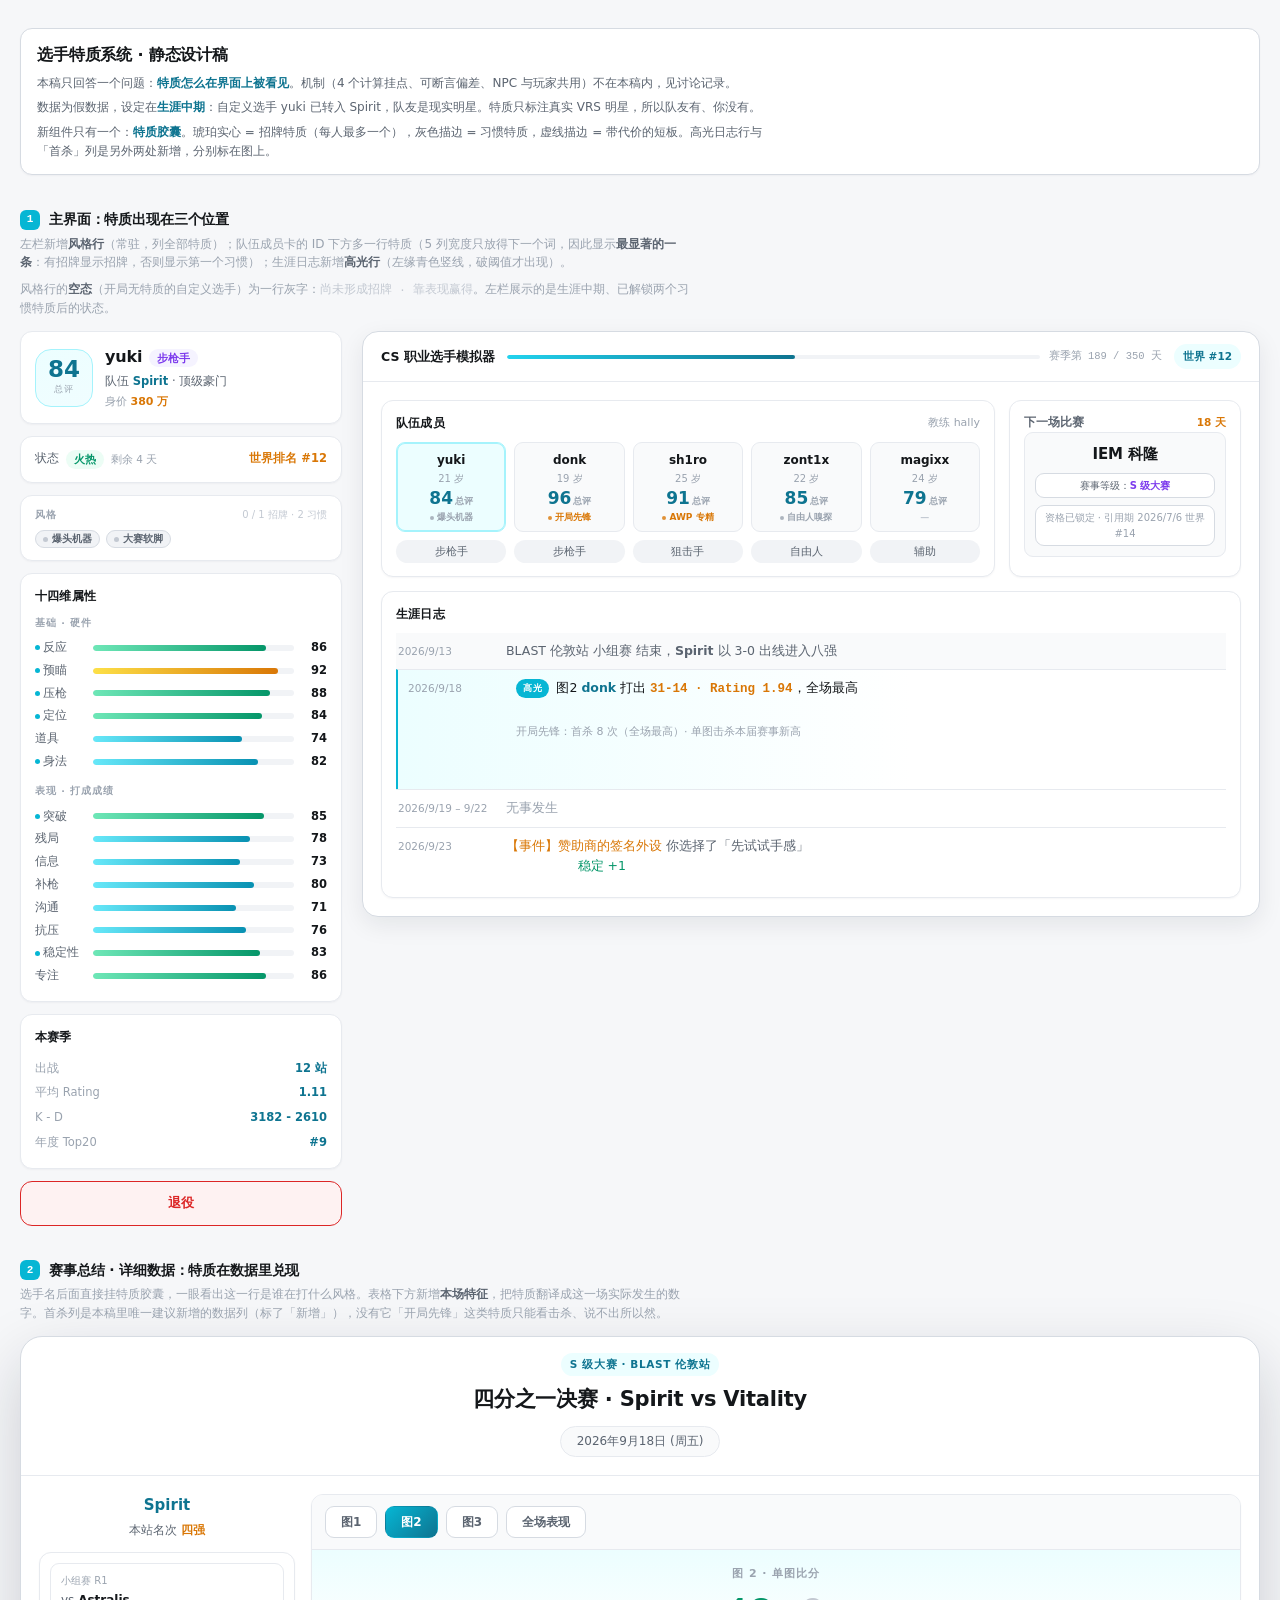
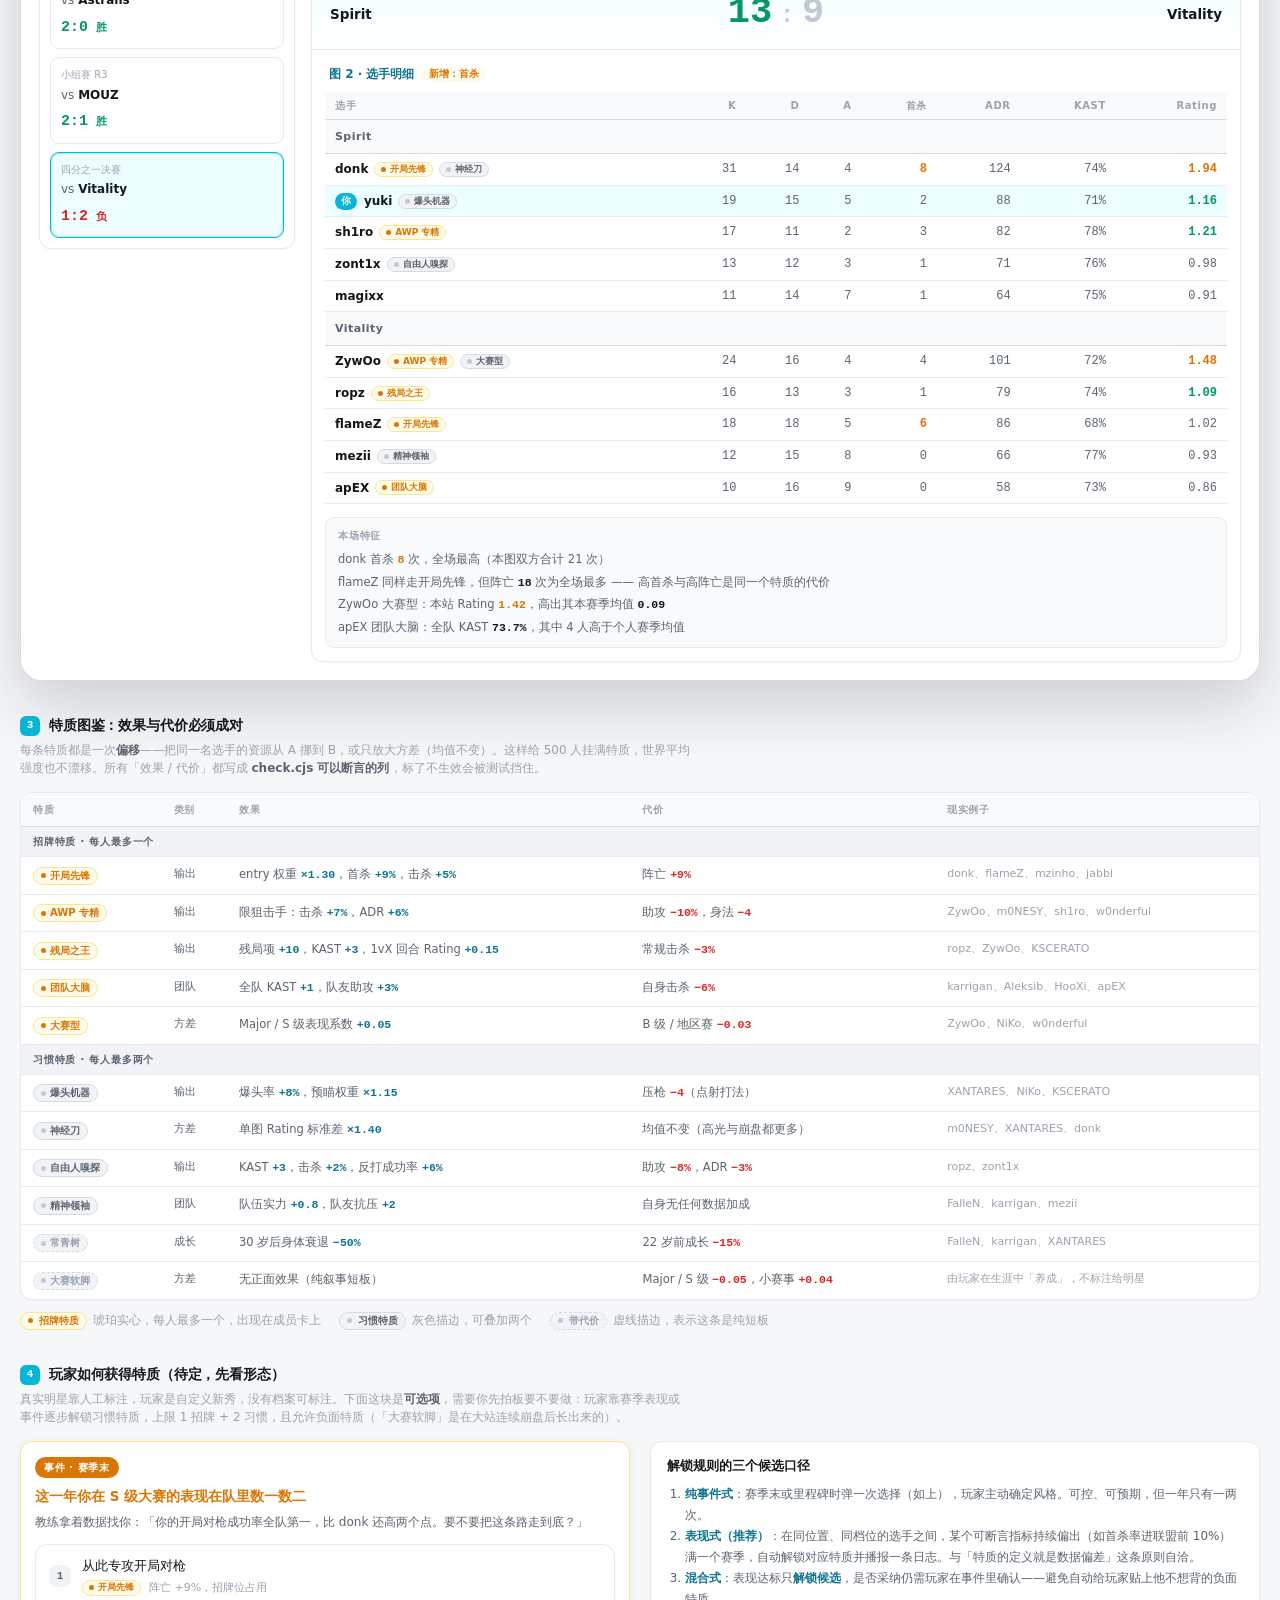
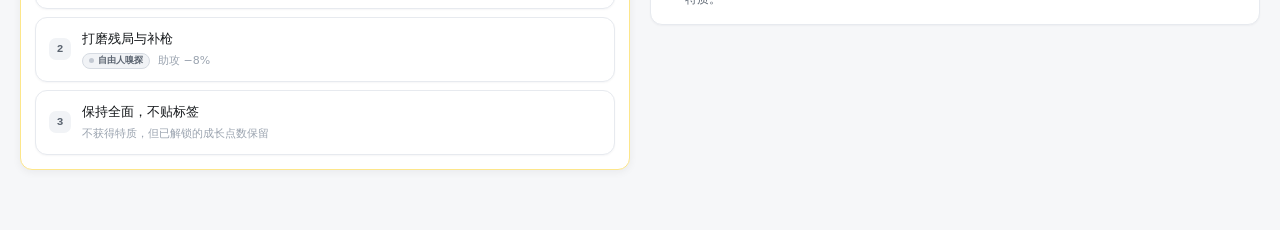
<file: traits-mockup.html>
<!doctype html>
<html lang="zh-CN">
<head>
<meta charset="utf-8">
<meta name="viewport" content="width=device-width, initial-scale=1">
<title>选手特质 · 静态设计稿</title>
<style>
/* ============================================================
   选手特质系统 —— 静态设计稿（自包含，假数据）
   配色沿用 style.css 的冷色令牌：浅灰白底 + 单一青色强调。
   本稿只回答一个问题：特质怎么在界面上被「看见」。
   四块内容：主界面 / 赛事总结详细数据 / 特质图鉴 / 玩家解锁事件。
   ============================================================ */
:root{
  --bg:#F6F7F9;
  --surface:#FFFFFF;
  --surface-2:#F9FAFB;
  --surface-3:#F1F3F6;
  --line:#E7EAEF;
  --line-strong:#D6DBE2;

  --ink:#14171A;
  --ink-2:#5B6470;
  --ink-3:#9AA3AF;
  --ink-4:#C3C9D2;

  --accent:#06B6D4;
  --accent-d:#0E7490;
  --accent-soft:#ECFEFF;
  --accent-line:#A5F3FC;

  --pos:#059669;  --pos-soft:#ECFDF5;
  --warn:#D97706; --warn-soft:#FFFBEB;
  --neg:#DC2626;  --neg-soft:#FEF2F2;
  --violet:#7C3AED; --violet-soft:#F5F3FF;

  --r-xs:6px; --r-sm:9px; --r-md:12px; --r-lg:16px; --r-xl:22px; --r-pill:999px;
  --sh-1:0 1px 2px rgba(16,24,40,.04);
  --sh-2:0 2px 8px rgba(16,24,40,.06);
  --sh-3:0 8px 24px rgba(16,24,40,.08);
  --sh-4:0 24px 64px rgba(16,24,40,.18);

  --mono:ui-monospace,SFMono-Regular,Menlo,Consolas,"Liberation Mono",monospace;
  --sans:-apple-system,BlinkMacSystemFont,"PingFang SC","Microsoft YaHei",system-ui,"Segoe UI",sans-serif;
}
*{box-sizing:border-box}
html{-webkit-text-size-adjust:100%}
body{
  margin:0;padding:28px 20px 60px;
  background:var(--bg);color:var(--ink);
  font-family:var(--sans);font-size:14px;line-height:1.55;
  -webkit-font-smoothing:antialiased;
}
.wrap{max-width:1240px;margin:0 auto}
.sec{margin-top:34px}
.sec > h2{
  margin:0 0 4px;font-size:14px;font-weight:800;letter-spacing:-.01em;
  display:flex;align-items:center;gap:9px;
}
.sec > h2 .no{
  display:inline-grid;place-items:center;width:20px;height:20px;flex:none;
  border-radius:var(--r-xs);background:var(--accent);color:#fff;font-size:11px;font-weight:800;
  font-family:var(--mono);
}
.sec > p{margin:0 0 14px;font-size:12px;color:var(--ink-3);max-width:88ch}
.sec > p b{color:var(--ink-2)}
.mock-note{
  border:1px solid var(--line-strong);background:var(--surface);border-radius:var(--r-md);
  padding:14px 16px;box-shadow:var(--sh-1);
}
.mock-note h1{margin:0 0 6px;font-size:16px;font-weight:800;letter-spacing:-.01em}
.mock-note p{margin:0;font-size:12px;color:var(--ink-2);max-width:96ch}
.mock-note p + p{margin-top:6px}
.mock-note .k{color:var(--accent-d);font-weight:700}

/* ---------- 特质胶囊：全稿唯一的「新组件」 ---------- */
.trait{
  display:inline-flex;align-items:center;gap:4px;
  font-size:10px;font-weight:600;line-height:1;white-space:nowrap;
  padding:3px 7px;border-radius:var(--r-pill);
  background:var(--surface-3);border:1px solid var(--line-strong);color:var(--ink-2);
}
.trait::before{
  content:"";width:5px;height:5px;border-radius:50%;flex:none;
  background:var(--ink-4);
}
/* 招牌特质：每人最多一个，琥珀底 —— 与「荣誉 / 排名」同一色系，但靠描边与圆点区分 */
.trait.sig{background:var(--warn-soft);border-color:#FDE68A;color:var(--warn);font-weight:700}
.trait.sig::before{background:var(--warn)}
/* 反面特质（带代价的短板）：用虚线描边表示「这不是纯好处」 */
.trait.cost{border-style:dashed;color:var(--ink-3)}
.trait.dim{opacity:.55}
.trait.sm{font-size:9px;padding:2px 6px}

/* ============================================================
   一、主界面
   ============================================================ */
.app{display:grid;grid-template-columns:322px minmax(0,1fr);gap:20px;align-items:start}
.card{
  background:var(--surface);border:1px solid var(--line);border-radius:var(--r-md);
  padding:13px 14px;box-shadow:var(--sh-1);
}
.card-head{display:flex;align-items:center;gap:8px;margin-bottom:10px}
.card-head h3{margin:0;font-size:12px;font-weight:700;letter-spacing:.02em}
.card-head .hint{margin-left:auto;font-size:10px;color:var(--ink-3)}
.micro{font-size:9.5px;letter-spacing:.1em;text-transform:uppercase;color:var(--ink-3);font-weight:700}
.side{display:flex;flex-direction:column;gap:12px}

.player{display:flex;align-items:center;gap:12px}
.avatar{
  width:58px;height:58px;flex:none;border-radius:16px;
  background:linear-gradient(160deg,var(--accent-soft),#F0FDFF);
  border:1px solid var(--accent-line);
  display:flex;flex-direction:column;align-items:center;justify-content:center;
}
.avatar b{font-size:23px;font-weight:800;line-height:1;color:var(--accent-d);font-variant-numeric:tabular-nums}
.avatar span{font-size:9px;color:var(--ink-3);letter-spacing:.08em;margin-top:2px}
.player .who{min-width:0;flex:1}
.player .who .id{font-size:16px;font-weight:800;letter-spacing:-.01em;display:flex;align-items:center;gap:7px;flex-wrap:wrap}
.player .who .team{font-size:11.5px;color:var(--ink-2);margin-top:3px}
.player .who .team b{color:var(--accent-d)}
.player .who .value{font-size:11px;color:var(--ink-3);margin-top:2px}
.player .who .value b{color:var(--warn);font-weight:700}

/* 【新增】风格行：面板里唯一的常驻特质展示位 */
.style-row{padding:11px 14px 12px}
.style-row .style-head{display:flex;align-items:center;gap:7px;margin-bottom:8px}
.style-row .style-head .lb{font-size:10px;font-weight:700;letter-spacing:.08em;color:var(--ink-3)}
.style-row .style-head .cnt{margin-left:auto;font-size:10px;color:var(--ink-4);font-variant-numeric:tabular-nums}
.style-list{display:flex;flex-wrap:wrap;gap:6px}
.style-empty{font-size:11.5px;color:var(--ink-4);line-height:1.5}

.form-row{display:flex;align-items:center;gap:7px;flex-wrap:wrap}
.tag{
  display:inline-flex;align-items:center;gap:4px;font-size:10.5px;font-weight:600;line-height:1;
  padding:4px 8px;border-radius:var(--r-pill);background:var(--surface-3);color:var(--ink-2);white-space:nowrap;
}
.tag.green{background:var(--pos-soft);color:var(--pos)}
.tag.amber{background:var(--warn-soft);color:var(--warn)}
.tag.cyan{background:var(--accent-soft);color:var(--accent-d)}
.tag.violet{background:var(--violet-soft);color:var(--violet)}
.form-row .rank{margin-left:auto;font-size:11.5px;font-weight:700;color:var(--warn);font-variant-numeric:tabular-nums}

.attr-group + .attr-group{margin-top:11px}
.attr-group .micro{display:block;margin-bottom:6px}
.bar-row{display:flex;align-items:center;gap:9px;padding:2.5px 0}
.bar-row .lb{width:49px;flex:none;font-size:11.5px;color:var(--ink-2);display:flex;align-items:center;gap:3px;white-space:nowrap}
.bar-row .lb .core{width:5px;height:5px;border-radius:50%;background:var(--accent);flex:none}
.bar-row .track{flex:1;height:6px;border-radius:var(--r-pill);background:var(--surface-3);overflow:hidden}
.bar-row .fill{display:block;height:100%;border-radius:var(--r-pill)}
.bar-row .fill.t1{background:linear-gradient(90deg,#67E8F9,#0891B2)}
.bar-row .fill.t2{background:linear-gradient(90deg,#6EE7B7,#059669)}
.bar-row .fill.t3{background:linear-gradient(90deg,#FDE047,#D97706)}
.bar-row .vl{width:24px;flex:none;text-align:right;font-size:11.5px;font-weight:700;font-variant-numeric:tabular-nums}

.season-row{display:flex;justify-content:space-between;gap:10px;font-size:11.5px;padding:3.5px 0}
.season-row > span:first-child{color:var(--ink-3)}
.season-row .sc{font-weight:700;color:var(--accent-d);font-variant-numeric:tabular-nums}
.btn-retire{
  width:100%;border:1px solid var(--neg);border-radius:var(--r-md);cursor:pointer;
  background:var(--neg-soft);color:var(--neg);font:inherit;font-size:13px;font-weight:700;padding:11px;
}

.main{
  min-width:0;background:var(--surface);border:1px solid var(--line-strong);border-radius:var(--r-lg);
  box-shadow:var(--sh-3);overflow:hidden;display:flex;flex-direction:column;
}
.main-head{display:flex;align-items:center;gap:12px;padding:12px 18px;border-bottom:1px solid var(--line)}
.main-head .brand{font-size:12.5px;font-weight:700;white-space:nowrap}
.main-head .prog{flex:1;display:flex;align-items:center;gap:9px;min-width:0}
.main-head .prog .track{flex:1;height:4px;border-radius:var(--r-pill);background:var(--surface-3);overflow:hidden;min-width:40px}
.main-head .prog .track i{display:block;height:100%;width:54%;border-radius:var(--r-pill);background:linear-gradient(90deg,#22D3EE,var(--accent-d))}
.main-head .prog .txt{font-size:10.5px;color:var(--ink-3);font-family:var(--mono);white-space:nowrap}
.chip{font-size:10.5px;font-weight:700;padding:4px 9px;border-radius:var(--r-pill);background:var(--accent-soft);color:var(--accent-d);white-space:nowrap}
.main-body{padding:18px;display:flex;flex-direction:column;gap:14px}
.top-row{display:grid;grid-template-columns:minmax(0,1fr) 232px;gap:14px}

/* 队伍成员卡：招牌特质用极窄的一行放在 ID 下面（5 列宽度只够一个词） */
.members{display:grid;grid-template-columns:repeat(5,1fr);gap:8px}
.member{border:1px solid var(--line);border-radius:var(--r-sm);padding:8px 6px;text-align:center;background:var(--surface-2)}
.member.me{border-color:var(--accent-line);background:var(--accent-soft);box-shadow:inset 0 0 0 1px var(--accent-line)}
.member .m-id{font-size:12px;font-weight:700;white-space:nowrap;overflow:hidden;text-overflow:ellipsis}
.member .m-age{font-size:10px;color:var(--ink-3);margin-top:1px}
.member .m-ovr{font-size:17px;font-weight:800;color:var(--accent-d);font-variant-numeric:tabular-nums;margin-top:3px;line-height:1.1}
.member .m-ovr small{font-size:9px;color:var(--ink-3);font-weight:600;margin-left:2px}
/* 成员卡只放得下一个词，因此显示「最显著的特质」：有招牌就显示招牌（琥珀），否则显示第一个习惯（灰）。 */
.member .m-trait{
  margin-top:4px;font-size:9px;font-weight:700;line-height:1.25;color:var(--ink-3);
  white-space:nowrap;overflow:hidden;text-overflow:ellipsis;
  display:flex;align-items:center;justify-content:center;gap:3px;
}
.member .m-trait::before{content:"";width:4px;height:4px;border-radius:50%;background:currentColor;flex:none;opacity:.8}
.member .m-trait.sig{color:var(--warn)}
.member .m-trait.none{color:var(--ink-4);font-weight:600}
.member .m-trait.none::before{display:none}
.roles{display:grid;grid-template-columns:repeat(5,1fr);gap:8px;margin-top:8px}
.roles span{text-align:center;font-size:10.5px;color:var(--ink-2);background:var(--surface-3);border-radius:var(--r-pill);padding:3px 0}

.next-head{display:flex;align-items:center;gap:6px;font-size:11.5px;font-weight:700;color:var(--ink-2)}
.next-head .days{margin-left:auto;font-size:10.5px;color:var(--warn);font-weight:700}
.next-main{border:1px solid var(--line);border-radius:var(--r-sm);padding:10px;text-align:center;background:var(--surface-2)}
.next-main .n-name{font-size:15px;font-weight:800;letter-spacing:-.01em}
.next-main .n-tier{margin-top:7px;border:1px solid var(--line-strong);border-radius:var(--r-sm);padding:4px 6px;font-size:10px;color:var(--ink-2);background:var(--surface)}
.next-main .n-tier b{color:var(--violet);font-weight:700}
.next-main .n-qual{margin-top:7px;border:1px solid var(--line-strong);border-radius:var(--r-sm);padding:4px 6px;font-size:10px;background:var(--surface);color:var(--ink-3)}

.log-card{display:flex;flex-direction:column}
.log{display:flex;flex-direction:column}
.log-item{display:grid;grid-template-columns:96px minmax(0,1fr);gap:12px;padding:8px 2px}
.log-item + .log-item{border-top:1px solid var(--line)}
.log-item .date{font-size:10.5px;color:var(--ink-3);padding-top:2px;white-space:nowrap;font-variant-numeric:tabular-nums}
.log-item .lines{min-width:0;font-size:12.5px;line-height:1.62;color:var(--ink-2);white-space:pre-wrap;overflow-wrap:anywhere}
.log-item.k-match{background:var(--surface-2)}
.log-item.k-idle .lines{color:var(--ink-3)}

/* 【新增】高光行：左缘一条青色竖线 + 极浅底，只在高阈值时出现，克制 */
.log-item.k-hl{
  background:linear-gradient(90deg,var(--accent-soft),rgba(236,254,255,0) 62%);
  border-left:2px solid var(--accent);padding-left:10px;
}
.log-item.k-hl .lines{color:var(--ink)}
.log-item.k-hl .hl-kicker{
  display:inline-block;font-size:9px;font-weight:800;letter-spacing:.08em;color:#fff;
  background:var(--accent);border-radius:var(--r-pill);padding:2px 7px;margin-right:7px;vertical-align:1px;
}
.log-item.k-hl b{color:var(--accent-d);font-weight:800}
.log-item.k-hl .hl-rate{font-family:var(--mono);font-weight:800;color:var(--warn)}
.log-item.k-hl .hl-why{display:block;margin-top:3px;font-size:11px;color:var(--ink-3)}
.text-dim{opacity:.6}
.text-yellow{color:var(--warn)}
.text-green{color:var(--pos)}

/* ============================================================
   二、赛事总结 · 详细数据
   ============================================================ */
.modal-panel{
  background:var(--surface);border:1px solid var(--line-strong);border-radius:var(--r-xl);
  box-shadow:var(--sh-4);overflow:hidden;
}
.ev-head{padding:16px 26px 18px;text-align:center;border-bottom:1px solid var(--line)}
.ev-head h1{margin:0;font-size:21px;font-weight:800;letter-spacing:-.01em}
.ev-tier{display:inline-block;font-size:10.5px;font-weight:700;letter-spacing:.06em;padding:3px 9px;border-radius:var(--r-pill);margin-bottom:7px;background:var(--accent-soft);color:var(--accent-d)}
.ev-date{display:inline-block;margin-top:11px;font-size:12px;color:var(--ink-2);border:1px solid var(--line);border-radius:var(--r-pill);padding:5px 16px;background:var(--surface-2)}
.ev-body{padding:18px;background:var(--surface)}
.detail-grid{display:grid;grid-template-columns:256px minmax(0,1fr);gap:16px}
.team-card{text-align:center;margin-bottom:12px}
.team-name{font-size:15px;font-weight:800;color:var(--accent-d)}
.team-place{font-size:11.5px;color:var(--ink-2);margin-top:5px}
.team-place b{color:var(--warn);font-weight:700}
.match-list{background:var(--surface);border:1px solid var(--line);border-radius:var(--r-md);box-shadow:var(--sh-1);padding:10px}
.match{border:1px solid var(--line);border-radius:var(--r-sm);padding:9px 10px;margin-bottom:8px;background:var(--surface)}
.match:last-child{margin-bottom:0}
.match .stage{font-size:10px;color:var(--ink-3);margin-bottom:3px}
.match .line{font-size:12px;color:var(--ink-2)}
.match .line b{color:var(--ink);font-weight:700}
.match .foot{display:flex;align-items:baseline;gap:8px;margin-top:6px}
.match .mscore{font-family:var(--mono);font-size:15px;font-weight:800;font-variant-numeric:tabular-nums}
.match .mscore.win{color:var(--pos)}
.match .mscore.lose{color:var(--neg)}
.match .res{font-size:11px;font-weight:700}
.match .res.win{color:var(--pos)}
.match .res.lose{color:var(--neg)}
.match.on{border-color:var(--accent);background:var(--accent-soft);box-shadow:inset 0 0 0 1px var(--accent-line)}

.detail-main{min-width:0;background:var(--surface);border:1px solid var(--line);border-radius:var(--r-md);box-shadow:var(--sh-1);overflow:hidden}
.map-tabs{display:flex;gap:8px;padding:11px 13px;border-bottom:1px solid var(--line);background:var(--surface-2);flex-wrap:wrap}
.map-tab{border:1px solid var(--line-strong);background:var(--surface);color:var(--ink-2);font:inherit;font-size:12px;font-weight:600;padding:6px 15px;border-radius:var(--r-sm);cursor:pointer}
.map-tab.on{background:linear-gradient(135deg,var(--accent),var(--accent-d));border-color:transparent;color:#fff}
.map-score{padding:15px 18px 14px;border-bottom:1px solid var(--line);background:linear-gradient(180deg,var(--accent-soft),var(--surface))}
.map-score .ms-head{display:flex;align-items:center;justify-content:center;gap:9px;margin-bottom:12px}
.map-score .ms-map{font-size:11px;font-weight:700;letter-spacing:.08em;color:var(--ink-3)}
.map-score .ms-line{display:grid;grid-template-columns:minmax(0,1fr) auto minmax(0,1fr);align-items:center;gap:14px}
.map-score .ms-side{font-size:13.5px;font-weight:800;color:var(--ink);overflow:hidden;text-overflow:ellipsis;white-space:nowrap}
.map-score .ms-side.right{text-align:right}
.map-score .ms-nums{display:flex;align-items:baseline;gap:8px;font-family:var(--mono)}
.map-score .ms-nums b{font-size:37px;font-weight:800;line-height:1;color:var(--ink-4)}
.map-score .ms-nums b.hi{color:var(--pos)}
.map-score .ms-nums .colon{font-size:23px;font-weight:800;color:var(--ink-4)}

.stat-wrap{overflow-x:auto;padding:13px}
.stat-table{width:100%;border-collapse:collapse;font-size:12px;min-width:640px}
.stat-table caption{text-align:left;font-size:12px;font-weight:800;color:var(--accent-d);padding:2px 4px 8px}
.stat-table caption .tag{display:inline-block;margin-left:7px;font-size:9.5px;font-weight:700;background:var(--surface-3);color:var(--ink-2);border-radius:var(--r-pill);padding:2px 8px;vertical-align:1px}
.stat-table caption .tag.new{background:var(--warn-soft);color:var(--warn)}
.stat-table th{font-size:10px;font-weight:700;letter-spacing:.06em;color:var(--ink-3);text-align:right;padding:6px 10px;background:var(--surface-2);border-bottom:1px solid var(--line-strong);white-space:nowrap}
.stat-table th:first-child{text-align:left}
.stat-table td{padding:6px 10px;text-align:right;border-bottom:1px solid var(--line);font-family:var(--mono);font-variant-numeric:tabular-nums;color:var(--ink-2);white-space:nowrap}
.stat-table td:first-child{text-align:left;font-family:var(--sans);font-weight:600;color:var(--ink)}
.stat-table tr.team-row td{text-align:left;font-family:var(--sans);font-size:11px;font-weight:700;letter-spacing:.04em;color:var(--ink-2);background:var(--surface-2);border-bottom:1px solid var(--line-strong);padding-top:8px;padding-bottom:8px}
.stat-table tr.me td{background:var(--accent-soft)}
.stat-table tr.me td:first-child::before{content:"你";display:inline-block;margin-right:7px;font-size:9.5px;font-weight:700;background:var(--accent);color:#fff;border-radius:var(--r-pill);padding:1px 6px;vertical-align:1px}
.stat-table .r-hi{color:var(--warn);font-weight:800}
.stat-table .r-mid{color:var(--pos);font-weight:700}
.stat-table .role{font-family:var(--sans);font-weight:600;font-size:10.5px;color:var(--violet);background:var(--violet-soft);border-radius:var(--r-pill);padding:1px 7px;margin-left:6px}
/* 姓名单元格里的特质：紧跟在 ID 后面 */
.stat-table .nm{display:inline-flex;align-items:center;gap:6px;flex-wrap:wrap}
.stat-table .fk-hi{color:var(--warn);font-weight:800}

/* 本场特征：表格下方一行注解，把特质「兑现」成看得见的数字 */
.map-note{
  margin:0 13px 13px;border:1px solid var(--line);border-radius:var(--r-sm);
  background:var(--surface-2);padding:10px 12px;
}
.map-note .mn-head{font-size:10px;font-weight:800;letter-spacing:.08em;color:var(--ink-3);margin-bottom:7px}
.map-note ul{margin:0;padding:0;list-style:none;display:flex;flex-direction:column;gap:5px}
.map-note li{font-size:11.5px;color:var(--ink-2);display:flex;align-items:baseline;gap:8px}
.map-note li b{color:var(--ink);font-weight:700}
.map-note li .v{font-family:var(--mono);font-weight:800;color:var(--ink);font-variant-numeric:tabular-nums}
.map-note li .v.hi{color:var(--warn)}

/* ============================================================
   三、特质图鉴
   ============================================================ */
.cat{background:var(--surface);border:1px solid var(--line);border-radius:var(--r-md);box-shadow:var(--sh-1);overflow:hidden}
.cat-table{width:100%;border-collapse:collapse;font-size:12px}
.cat-table th{font-size:10px;font-weight:700;letter-spacing:.06em;color:var(--ink-3);text-align:left;padding:9px 12px;background:var(--surface-2);border-bottom:1px solid var(--line-strong);white-space:nowrap}
.cat-table td{padding:9px 12px;border-bottom:1px solid var(--line);vertical-align:top;font-size:11.5px;color:var(--ink-2);line-height:1.5}
.cat-table tr:last-child td{border-bottom:none}
.cat-table td.t-name{white-space:nowrap}
.cat-table td.t-kind{white-space:nowrap;font-size:10.5px}
.cat-table td.t-eff{color:var(--ink-2)}
.cat-table td.t-eff .n{font-family:var(--mono);font-weight:800;color:var(--accent-d);font-variant-numeric:tabular-nums}
.cat-table td.t-cost .n{font-family:var(--mono);font-weight:800;color:var(--neg);font-variant-numeric:tabular-nums}
.cat-table td.t-who{font-size:11px;color:var(--ink-3)}
.cat-table tr.group td{background:var(--surface-3);font-size:10px;font-weight:800;letter-spacing:.08em;color:var(--ink-2);padding:7px 12px}
.legend{display:flex;gap:18px;flex-wrap:wrap;margin-top:12px;font-size:11.5px;color:var(--ink-3)}
.legend span{display:inline-flex;align-items:center;gap:6px}

/* ============================================================
   四、玩家解锁招牌特质（可选）
   ============================================================ */
.two{display:grid;grid-template-columns:minmax(0,1fr) minmax(0,1fr);gap:20px;align-items:start}
#choices-panel{background:var(--surface);border:1px solid #FDE68A;border-radius:var(--r-md);padding:14px;box-shadow:var(--sh-2)}
#choice-kicker{display:inline-block;font-size:10px;font-weight:700;letter-spacing:.06em;color:#fff;background:var(--warn);border-radius:var(--r-pill);padding:3px 9px;margin-bottom:8px}
#question{font-size:13.5px;font-weight:800;color:var(--warn);margin:0 0 6px}
#choice-desc{margin:0 0 12px;font-size:12px;color:var(--ink-2)}
#choices{display:grid;gap:8px}
#choices .opt{display:flex;align-items:center;gap:11px;width:100%;text-align:left;padding:12px 13px;border:1px solid var(--line);border-radius:var(--r-md);background:var(--surface);color:var(--ink);font:inherit;font-size:12.5px;box-shadow:var(--sh-1)}
#choices .opt .idx{flex:none;width:22px;height:22px;border-radius:7px;display:grid;place-items:center;font-family:var(--mono);font-size:11px;font-weight:700;background:var(--surface-3);color:var(--ink-2)}
#choices .opt .txt{flex:1;line-height:1.45}
#choices .opt .txt .sub{display:flex;flex-wrap:wrap;gap:8px;margin-top:5px}
.howto{background:var(--surface);border:1px solid var(--line);border-radius:var(--r-md);padding:14px 16px;box-shadow:var(--sh-1)}
.howto h3{margin:0 0 9px;font-size:12.5px;font-weight:700}
.howto ol{margin:0;padding-left:18px;font-size:12px;color:var(--ink-2);line-height:1.75}
.howto ol b{color:var(--accent-d)}

@media (max-width:900px){
  .app,.two{grid-template-columns:1fr}
  .top-row,.detail-grid{grid-template-columns:1fr}
  .stat-table{min-width:560px}
}
</style>
</head>
<body>
<div class="wrap">

  <div class="mock-note">
    <h1>选手特质系统 · 静态设计稿</h1>
    <p>本稿只回答一个问题：<b class="k">特质怎么在界面上被看见</b>。机制（4 个计算挂点、可断言偏差、NPC 与玩家共用）不在本稿内，见讨论记录。</p>
    <p>数据为假数据，设定在<b class="k">生涯中期</b>：自定义选手 yuki 已转入 Spirit，队友是现实明星。特质只标注真实 VRS 明星，所以队友有、你没有。</p>
    <p>新组件只有一个：<b class="k">特质胶囊</b>。琥珀实心 = 招牌特质（每人最多一个），灰色描边 = 习惯特质，虚线描边 = 带代价的短板。高光日志行与「首杀」列是另外两处新增，分别标在图上。</p>
  </div>

  <!-- ============ 一、主界面 ============ -->
  <section class="sec">
    <h2><span class="no">1</span>主界面：特质出现在三个位置</h2>
    <p>左栏新增<b>风格行</b>（常驻，列全部特质）；队伍成员卡的 ID 下方多一行特质（5 列宽度只放得下一个词，因此显示<b>最显著的一条</b>：有招牌显示招牌，否则显示第一个习惯）；生涯日志新增<b>高光行</b>（左缘青色竖线，破阈值才出现）。</p>
    <p style="margin-top:-6px">风格行的<b>空态</b>（开局无特质的自定义选手）为一行灰字：<span style="font-family:var(--mono);font-size:11.5px;color:var(--ink-4)">尚未形成招牌 · 靠表现赢得</span>。左栏展示的是生涯中期、已解锁两个习惯特质后的状态。</p>

    <div class="app">
      <!-- 左栏 -->
      <aside class="side">
        <div class="card">
          <div class="player">
            <div class="avatar"><b>84</b><span>总评</span></div>
            <div class="who">
              <div class="id">yuki <span class="tag violet">步枪手</span></div>
              <div class="team">队伍 <b>Spirit</b> · 顶级豪门</div>
              <div class="value">身价 <b>380 万</b></div>
            </div>
          </div>
        </div>

        <div class="card">
          <div class="form-row">
            <span style="font-size:11.5px;color:var(--ink-2)">状态</span>
            <span class="tag green">火热</span>
            <span style="font-size:10.5px;color:var(--ink-3)">剩余 4 天</span>
            <span class="rank">世界排名 #12</span>
          </div>
        </div>

        <!-- 【新增】风格行 -->
        <div class="card style-row">
          <div class="style-head">
            <span class="lb">风格</span>
            <span class="cnt">0 / 1 招牌 · 2 习惯</span>
          </div>
          <div class="style-list">
            <span class="trait">爆头机器</span>
            <span class="trait">大赛软脚</span>
          </div>
        </div>

        <div class="card">
          <div class="card-head"><h3>十四维属性</h3></div>
          <div class="attr-group">
            <span class="micro">基础 · 硬件</span>
            <div class="bar-row"><span class="lb"><i class="core"></i>反应</span><span class="track"><i class="fill t2" style="width:86%"></i></span><span class="vl">86</span></div>
            <div class="bar-row"><span class="lb"><i class="core"></i>预瞄</span><span class="track"><i class="fill t3" style="width:92%"></i></span><span class="vl">92</span></div>
            <div class="bar-row"><span class="lb"><i class="core"></i>压枪</span><span class="track"><i class="fill t2" style="width:88%"></i></span><span class="vl">88</span></div>
            <div class="bar-row"><span class="lb"><i class="core"></i>定位</span><span class="track"><i class="fill t2" style="width:84%"></i></span><span class="vl">84</span></div>
            <div class="bar-row"><span class="lb">道具</span><span class="track"><i class="fill t1" style="width:74%"></i></span><span class="vl">74</span></div>
            <div class="bar-row"><span class="lb"><i class="core"></i>身法</span><span class="track"><i class="fill t1" style="width:82%"></i></span><span class="vl">82</span></div>
          </div>
          <div class="attr-group">
            <span class="micro">表现 · 打成成绩</span>
            <div class="bar-row"><span class="lb"><i class="core"></i>突破</span><span class="track"><i class="fill t2" style="width:85%"></i></span><span class="vl">85</span></div>
            <div class="bar-row"><span class="lb">残局</span><span class="track"><i class="fill t1" style="width:78%"></i></span><span class="vl">78</span></div>
            <div class="bar-row"><span class="lb">信息</span><span class="track"><i class="fill t1" style="width:73%"></i></span><span class="vl">73</span></div>
            <div class="bar-row"><span class="lb">补枪</span><span class="track"><i class="fill t1" style="width:80%"></i></span><span class="vl">80</span></div>
            <div class="bar-row"><span class="lb">沟通</span><span class="track"><i class="fill t1" style="width:71%"></i></span><span class="vl">71</span></div>
            <div class="bar-row"><span class="lb">抗压</span><span class="track"><i class="fill t1" style="width:76%"></i></span><span class="vl">76</span></div>
            <div class="bar-row"><span class="lb"><i class="core"></i>稳定性</span><span class="track"><i class="fill t2" style="width:83%"></i></span><span class="vl">83</span></div>
            <div class="bar-row"><span class="lb">专注</span><span class="track"><i class="fill t2" style="width:86%"></i></span><span class="vl">86</span></div>
          </div>
        </div>

        <div class="card">
          <div class="card-head"><h3>本赛季</h3></div>
          <div class="season-row"><span>出战</span><span class="sc">12 站</span></div>
          <div class="season-row"><span>平均 Rating</span><span class="sc">1.11</span></div>
          <div class="season-row"><span>K - D</span><span class="sc">3182 - 2610</span></div>
          <div class="season-row"><span>年度 Top20</span><span class="sc">#9</span></div>
        </div>

        <button class="btn-retire" type="button">退役</button>
      </aside>

      <!-- 右栏 -->
      <main class="main">
        <header class="main-head">
          <span class="brand">CS 职业选手模拟器</span>
          <div class="prog">
            <span class="track"><i></i></span>
            <span class="txt">赛季第 189 / 350 天</span>
          </div>
          <span class="chip">世界 #12</span>
        </header>

        <div class="main-body">
          <div class="top-row">
            <div class="card">
              <div class="card-head"><h3>队伍成员</h3><span class="hint" style="font-size:11px">教练 hally</span></div>
              <div class="members">
                <div class="member me">
                  <div class="m-id">yuki</div><div class="m-age">21 岁</div>
                  <div class="m-ovr">84<small>总评</small></div>
                  <div class="m-trait">爆头机器</div>
                </div>
                <div class="member">
                  <div class="m-id">donk</div><div class="m-age">19 岁</div>
                  <div class="m-ovr">96<small>总评</small></div>
                  <div class="m-trait sig">开局先锋</div>
                </div>
                <div class="member">
                  <div class="m-id">sh1ro</div><div class="m-age">25 岁</div>
                  <div class="m-ovr">91<small>总评</small></div>
                  <div class="m-trait sig">AWP 专精</div>
                </div>
                <div class="member">
                  <div class="m-id">zont1x</div><div class="m-age">22 岁</div>
                  <div class="m-ovr">85<small>总评</small></div>
                  <div class="m-trait">自由人嗅探</div>
                </div>
                <div class="member">
                  <div class="m-id">magixx</div><div class="m-age">24 岁</div>
                  <div class="m-ovr">79<small>总评</small></div>
                  <div class="m-trait none">—</div>
                </div>
              </div>
              <div class="roles">
                <span>步枪手</span><span>步枪手</span><span>狙击手</span><span>自由人</span><span>辅助</span>
              </div>
            </div>

            <div class="card">
              <div class="next-head"><span>下一场比赛</span><span class="days">18 天</span></div>
              <div class="next-main">
                <div class="n-name">IEM 科隆</div>
                <div class="n-tier">赛事等级：<b>S 级大赛</b></div>
                <div class="n-qual">资格已锁定 · 引用期 2026/7/6 世界 #14</div>
              </div>
            </div>
          </div>

          <div class="card log-card">
            <div class="card-head"><h3>生涯日志</h3></div>
            <div class="log">
              <div class="log-item k-match">
                <span class="date">2026/9/13</span>
                <span class="lines">BLAST 伦敦站 小组赛 结束，<b>Spirit</b> 以 3-0 出线进入八强</span>
              </div>

              <!-- 【新增】高光行 -->
              <div class="log-item k-hl">
                <span class="date">2026/9/18</span>
                <span class="lines"><span class="hl-kicker">高光</span>图2 <b>donk</b> 打出 <span class="hl-rate">31-14 · Rating 1.94</span>，全场最高
                  <span class="hl-why">开局先锋：首杀 8 次（全场最高）· 单图击杀本届赛事新高</span>
                </span>
              </div>

              <div class="log-item k-idle">
                <span class="date">2026/9/19 – 9/22</span>
                <span class="lines">无事发生</span>
              </div>

              <div class="log-item" style="grid-template-columns:96px minmax(0,1fr)">
                <span class="date">2026/9/23</span>
                <span class="lines"><span class="text-yellow">【事件】赞助商的签名外设</span> 你选择了「先试试手感」
                  <span class="text-green">稳定 +1</span></span>
              </div>
            </div>
          </div>
        </div>
      </main>
    </div>
  </section>

  <!-- ============ 二、赛事总结 ============ -->
  <section class="sec">
    <h2><span class="no">2</span>赛事总结 · 详细数据：特质在数据里兑现</h2>
    <p>选手名后面直接挂特质胶囊，一眼看出这一行是谁在打什么风格。表格下方新增<b>本场特征</b>，把特质翻译成这一场实际发生的数字。首杀列是本稿里唯一建议新增的数据列（标了「新增」），没有它「开局先锋」这类特质只能看击杀、说不出所以然。</p>

    <div class="modal-panel">
      <div class="ev-head">
        <span class="ev-tier">S 级大赛 · BLAST 伦敦站</span>
        <h1>四分之一决赛 · Spirit vs Vitality</h1>
        <span class="ev-date">2026年9月18日 (周五)</span>
      </div>
      <div class="ev-body">
        <div class="detail-grid">
          <div>
            <div class="team-card">
              <div class="team-name">Spirit</div>
              <div class="team-place">本站名次 <b>四强</b></div>
            </div>
            <div class="match-list">
              <div class="match"><div class="stage">小组赛 R1</div><div class="line">vs <b>Astralis</b></div><div class="foot"><span class="mscore win">2:0</span><span class="res win">胜</span></div></div>
              <div class="match"><div class="stage">小组赛 R3</div><div class="line">vs <b>MOUZ</b></div><div class="foot"><span class="mscore win">2:1</span><span class="res win">胜</span></div></div>
              <div class="match on"><div class="stage">四分之一决赛</div><div class="line">vs <b>Vitality</b></div><div class="foot"><span class="mscore lose">1:2</span><span class="res lose">负</span></div></div>
            </div>
          </div>

          <div class="detail-main">
            <div class="map-tabs">
              <button class="map-tab" type="button">图1</button>
              <button class="map-tab on" type="button">图2</button>
              <button class="map-tab" type="button">图3</button>
              <button class="map-tab" type="button">全场表现</button>
            </div>

            <div class="map-score">
              <div class="ms-head"><span class="ms-map">图 2 · 单图比分</span></div>
              <div class="ms-line">
                <div class="ms-side">Spirit</div>
                <div class="ms-nums"><b class="hi">13</b><span class="colon">:</span><b>9</b></div>
                <div class="ms-side right">Vitality</div>
              </div>
            </div>

            <div class="stat-wrap">
              <table class="stat-table">
                <caption>图 2 · 选手明细<span class="tag new">新增：首杀</span></caption>
                <thead>
                  <tr>
                    <th>选手</th><th>K</th><th>D</th><th>A</th><th>首杀</th><th>ADR</th><th>KAST</th><th>Rating</th>
                  </tr>
                </thead>
                <tbody>
                  <tr class="team-row"><td colspan="8">Spirit</td></tr>
                  <tr>
                    <td><span class="nm">donk <span class="trait sig sm">开局先锋</span><span class="trait sm">神经刀</span></span></td>
                    <td>31</td><td>14</td><td>4</td><td class="fk-hi">8</td><td>124</td><td>74%</td><td class="r-hi">1.94</td>
                  </tr>
                  <tr class="me">
                    <td><span class="nm">yuki <span class="trait sm">爆头机器</span></span></td>
                    <td>19</td><td>15</td><td>5</td><td>2</td><td>88</td><td>71%</td><td class="r-mid">1.16</td>
                  </tr>
                  <tr>
                    <td><span class="nm">sh1ro <span class="trait sig sm">AWP 专精</span></span></td>
                    <td>17</td><td>11</td><td>2</td><td>3</td><td>82</td><td>78%</td><td class="r-mid">1.21</td>
                  </tr>
                  <tr>
                    <td><span class="nm">zont1x <span class="trait sm">自由人嗅探</span></span></td>
                    <td>13</td><td>12</td><td>3</td><td>1</td><td>71</td><td>76%</td><td>0.98</td>
                  </tr>
                  <tr>
                    <td><span class="nm">magixx</span></td>
                    <td>11</td><td>14</td><td>7</td><td>1</td><td>64</td><td>75%</td><td>0.91</td>
                  </tr>
                  <tr class="team-row"><td colspan="8">Vitality</td></tr>
                  <tr>
                    <td><span class="nm">ZywOo <span class="trait sig sm">AWP 专精</span><span class="trait sm">大赛型</span></span></td>
                    <td>24</td><td>16</td><td>4</td><td>4</td><td>101</td><td>72%</td><td class="r-hi">1.48</td>
                  </tr>
                  <tr>
                    <td><span class="nm">ropz <span class="trait sig sm">残局之王</span></span></td>
                    <td>16</td><td>13</td><td>3</td><td>1</td><td>79</td><td>74%</td><td class="r-mid">1.09</td>
                  </tr>
                  <tr>
                    <td><span class="nm">flameZ <span class="trait sig sm">开局先锋</span></span></td>
                    <td>18</td><td>18</td><td>5</td><td class="fk-hi">6</td><td>86</td><td>68%</td><td>1.02</td>
                  </tr>
                  <tr>
                    <td><span class="nm">mezii <span class="trait sm">精神领袖</span></span></td>
                    <td>12</td><td>15</td><td>8</td><td>0</td><td>66</td><td>77%</td><td>0.93</td>
                  </tr>
                  <tr>
                    <td><span class="nm">apEX <span class="trait sig sm">团队大脑</span></span></td>
                    <td>10</td><td>16</td><td>9</td><td>0</td><td>58</td><td>73%</td><td>0.86</td>
                  </tr>
                </tbody>
              </table>
            </div>

            <div class="map-note">
              <div class="mn-head">本场特征</div>
              <ul>
                <li><span>donk 首杀 <span class="v hi">8</span> 次，全场最高（本图双方合计 21 次）</span></li>
                <li><span>flameZ 同样走开局先锋，但阵亡 <span class="v">18</span> 次为全场最多 —— 高首杀与高阵亡是同一个特质的代价</span></li>
                <li><span>ZywOo 大赛型：本站 Rating <span class="v hi">1.42</span>，高出其本赛季均值 <span class="v">0.09</span></span></li>
                <li><span>apEX 团队大脑：全队 KAST <span class="v">73.7%</span>，其中 4 人高于个人赛季均值</span></li>
              </ul>
            </div>
          </div>
        </div>
      </div>
    </div>
  </section>

  <!-- ============ 三、特质图鉴 ============ -->
  <section class="sec">
    <h2><span class="no">3</span>特质图鉴：效果与代价必须成对</h2>
    <p>每条特质都是一次<b>偏移</b>——把同一名选手的资源从 A 挪到 B，或只放大方差（均值不变）。这样给 500 人挂满特质，世界平均强度也不漂移。所有「效果 / 代价」都写成 <b>check.cjs 可以断言的列</b>，标了不生效会被测试挡住。</p>

    <div class="cat">
      <table class="cat-table">
        <thead>
          <tr><th>特质</th><th>类别</th><th>效果</th><th>代价</th><th>现实例子</th></tr>
        </thead>
        <tbody>
          <tr class="group"><td colspan="5">招牌特质 · 每人最多一个</td></tr>
          <tr>
            <td class="t-name"><span class="trait sig">开局先锋</span></td>
            <td class="t-kind">输出</td>
            <td class="t-eff">entry 权重 <span class="n">×1.30</span>，首杀 <span class="n">+9%</span>，击杀 <span class="n">+5%</span></td>
            <td class="t-cost">阵亡 <span class="n">+9%</span></td>
            <td class="t-who">donk、flameZ、mzinho、jabbi</td>
          </tr>
          <tr>
            <td class="t-name"><span class="trait sig">AWP 专精</span></td>
            <td class="t-kind">输出</td>
            <td class="t-eff">限狙击手：击杀 <span class="n">+7%</span>，ADR <span class="n">+6%</span></td>
            <td class="t-cost">助攻 <span class="n">−10%</span>，身法 <span class="n">−4</span></td>
            <td class="t-who">ZywOo、m0NESY、sh1ro、w0nderful</td>
          </tr>
          <tr>
            <td class="t-name"><span class="trait sig">残局之王</span></td>
            <td class="t-kind">输出</td>
            <td class="t-eff">残局项 <span class="n">+10</span>，KAST <span class="n">+3</span>，1vX 回合 Rating <span class="n">+0.15</span></td>
            <td class="t-cost">常规击杀 <span class="n">−3%</span></td>
            <td class="t-who">ropz、ZywOo、KSCERATO</td>
          </tr>
          <tr>
            <td class="t-name"><span class="trait sig">团队大脑</span></td>
            <td class="t-kind">团队</td>
            <td class="t-eff">全队 KAST <span class="n">+1</span>，队友助攻 <span class="n">+3%</span></td>
            <td class="t-cost">自身击杀 <span class="n">−6%</span></td>
            <td class="t-who">karrigan、Aleksib、HooXi、apEX</td>
          </tr>
          <tr>
            <td class="t-name"><span class="trait sig">大赛型</span></td>
            <td class="t-kind">方差</td>
            <td class="t-eff">Major / S 级表现系数 <span class="n">+0.05</span></td>
            <td class="t-cost">B 级 / 地区赛 <span class="n">−0.03</span></td>
            <td class="t-who">ZywOo、NiKo、w0nderful</td>
          </tr>
          <tr class="group"><td colspan="5">习惯特质 · 每人最多两个</td></tr>
          <tr>
            <td class="t-name"><span class="trait">爆头机器</span></td>
            <td class="t-kind">输出</td>
            <td class="t-eff">爆头率 <span class="n">+8%</span>，预瞄权重 <span class="n">×1.15</span></td>
            <td class="t-cost">压枪 <span class="n">−4</span>（点射打法）</td>
            <td class="t-who">XANTARES、NiKo、KSCERATO</td>
          </tr>
          <tr>
            <td class="t-name"><span class="trait">神经刀</span></td>
            <td class="t-kind">方差</td>
            <td class="t-eff">单图 Rating 标准差 <span class="n">×1.40</span></td>
            <td class="t-cost">均值不变（高光与崩盘都更多）</td>
            <td class="t-who">m0NESY、XANTARES、donk</td>
          </tr>
          <tr>
            <td class="t-name"><span class="trait">自由人嗅探</span></td>
            <td class="t-kind">输出</td>
            <td class="t-eff">KAST <span class="n">+3</span>，击杀 <span class="n">+2%</span>，反打成功率 <span class="n">+6%</span></td>
            <td class="t-cost">助攻 <span class="n">−8%</span>，ADR <span class="n">−3%</span></td>
            <td class="t-who">ropz、zont1x</td>
          </tr>
          <tr>
            <td class="t-name"><span class="trait">精神领袖</span></td>
            <td class="t-kind">团队</td>
            <td class="t-eff">队伍实力 <span class="n">+0.8</span>，队友抗压 <span class="n">+2</span></td>
            <td class="t-cost">自身无任何数据加成</td>
            <td class="t-who">FalleN、karrigan、mezii</td>
          </tr>
          <tr>
            <td class="t-name"><span class="trait cost">常青树</span></td>
            <td class="t-kind">成长</td>
            <td class="t-eff">30 岁后身体衰退 <span class="n">−50%</span></td>
            <td class="t-cost">22 岁前成长 <span class="n">−15%</span></td>
            <td class="t-who">FalleN、karrigan、XANTARES</td>
          </tr>
          <tr>
            <td class="t-name"><span class="trait cost">大赛软脚</span></td>
            <td class="t-kind">方差</td>
            <td class="t-eff">无正面效果（纯叙事短板）</td>
            <td class="t-cost">Major / S 级 <span class="n">−0.05</span>，小赛事 <span class="n">+0.04</span></td>
            <td class="t-who">由玩家在生涯中「养成」，不标注给明星</td>
          </tr>
        </tbody>
      </table>
    </div>

    <div class="legend">
      <span><span class="trait sig">招牌特质</span> 琥珀实心，每人最多一个，出现在成员卡上</span>
      <span><span class="trait">习惯特质</span> 灰色描边，可叠加两个</span>
      <span><span class="trait cost">带代价</span> 虚线描边，表示这条是纯短板</span>
    </div>
  </section>

  <!-- ============ 四、玩家解锁 ============ -->
  <section class="sec">
    <h2><span class="no">4</span>玩家如何获得特质（待定，先看形态）</h2>
    <p>真实明星靠人工标注，玩家是自定义新秀，没有档案可标注。下面这块是<b>可选项</b>，需要你先拍板要不要做：玩家靠赛季表现或事件逐步解锁习惯特质，上限 1 招牌 + 2 习惯，且允许负面特质（「大赛软脚」是在大站连续崩盘后长出来的）。</p>

    <div class="two">
      <div id="choices-panel">
        <span id="choice-kicker">事件 · 赛季末</span>
        <p id="question">这一年你在 S 级大赛的表现在队里数一数二</p>
        <p id="choice-desc">教练拿着数据找你：「你的开局对枪成功率全队第一，比 donk 还高两个点。要不要把这条路走到底？」</p>
        <div id="choices">
          <button class="opt" type="button">
            <span class="idx">1</span>
            <span class="txt">从此专攻开局对枪
              <span class="sub"><span class="trait sig sm">开局先锋</span><span style="font-size:11px;color:var(--ink-3)">阵亡 +9%，招牌位占用</span></span>
            </span>
          </button>
          <button class="opt" type="button">
            <span class="idx">2</span>
            <span class="txt">打磨残局与补枪
              <span class="sub"><span class="trait sm">自由人嗅探</span><span style="font-size:11px;color:var(--ink-3)">助攻 −8%</span></span>
            </span>
          </button>
          <button class="opt" type="button">
            <span class="idx">3</span>
            <span class="txt">保持全面，不贴标签
              <span class="sub"><span style="font-size:11px;color:var(--ink-3)">不获得特质，但已解锁的成长点数保留</span></span>
            </span>
          </button>
        </div>
      </div>

      <div class="howto">
        <h3>解锁规则的三个候选口径</h3>
        <ol>
          <li><b>纯事件式</b>：赛季末或里程碑时弹一次选择（如上），玩家主动确定风格。可控、可预期，但一年只有一两次。</li>
          <li><b>表现式（推荐）</b>：在同位置、同档位的选手之间，某个可断言指标持续偏出（如首杀率进联盟前 10%）满一个赛季，自动解锁对应特质并播报一条日志。与「特质的定义就是数据偏差」这条原则自洽。</li>
          <li><b>混合式</b>：表现达标只<b>解锁候选</b>，是否采纳仍需玩家在事件里确认——避免自动给玩家贴上他不想背的负面特质。</li>
        </ol>
      </div>
    </div>
  </section>

</div>
</body>
</html>
</file>
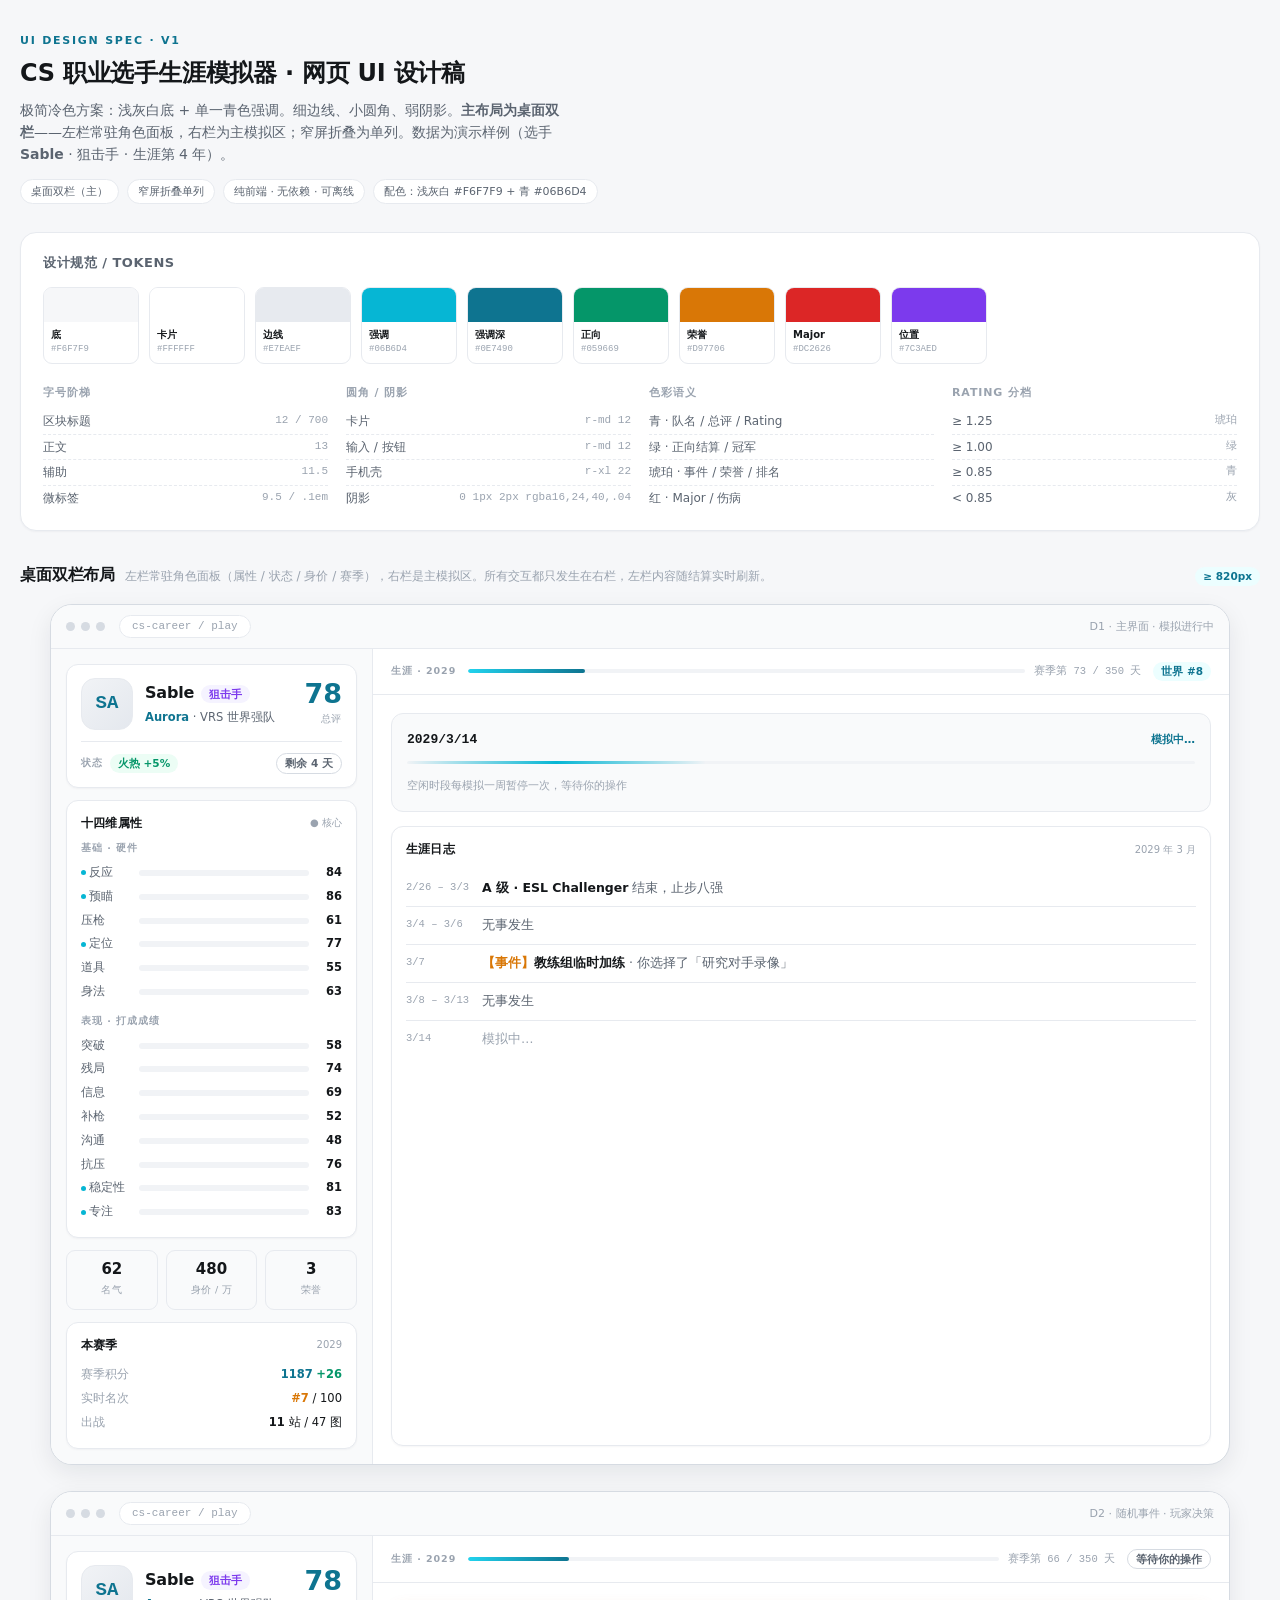
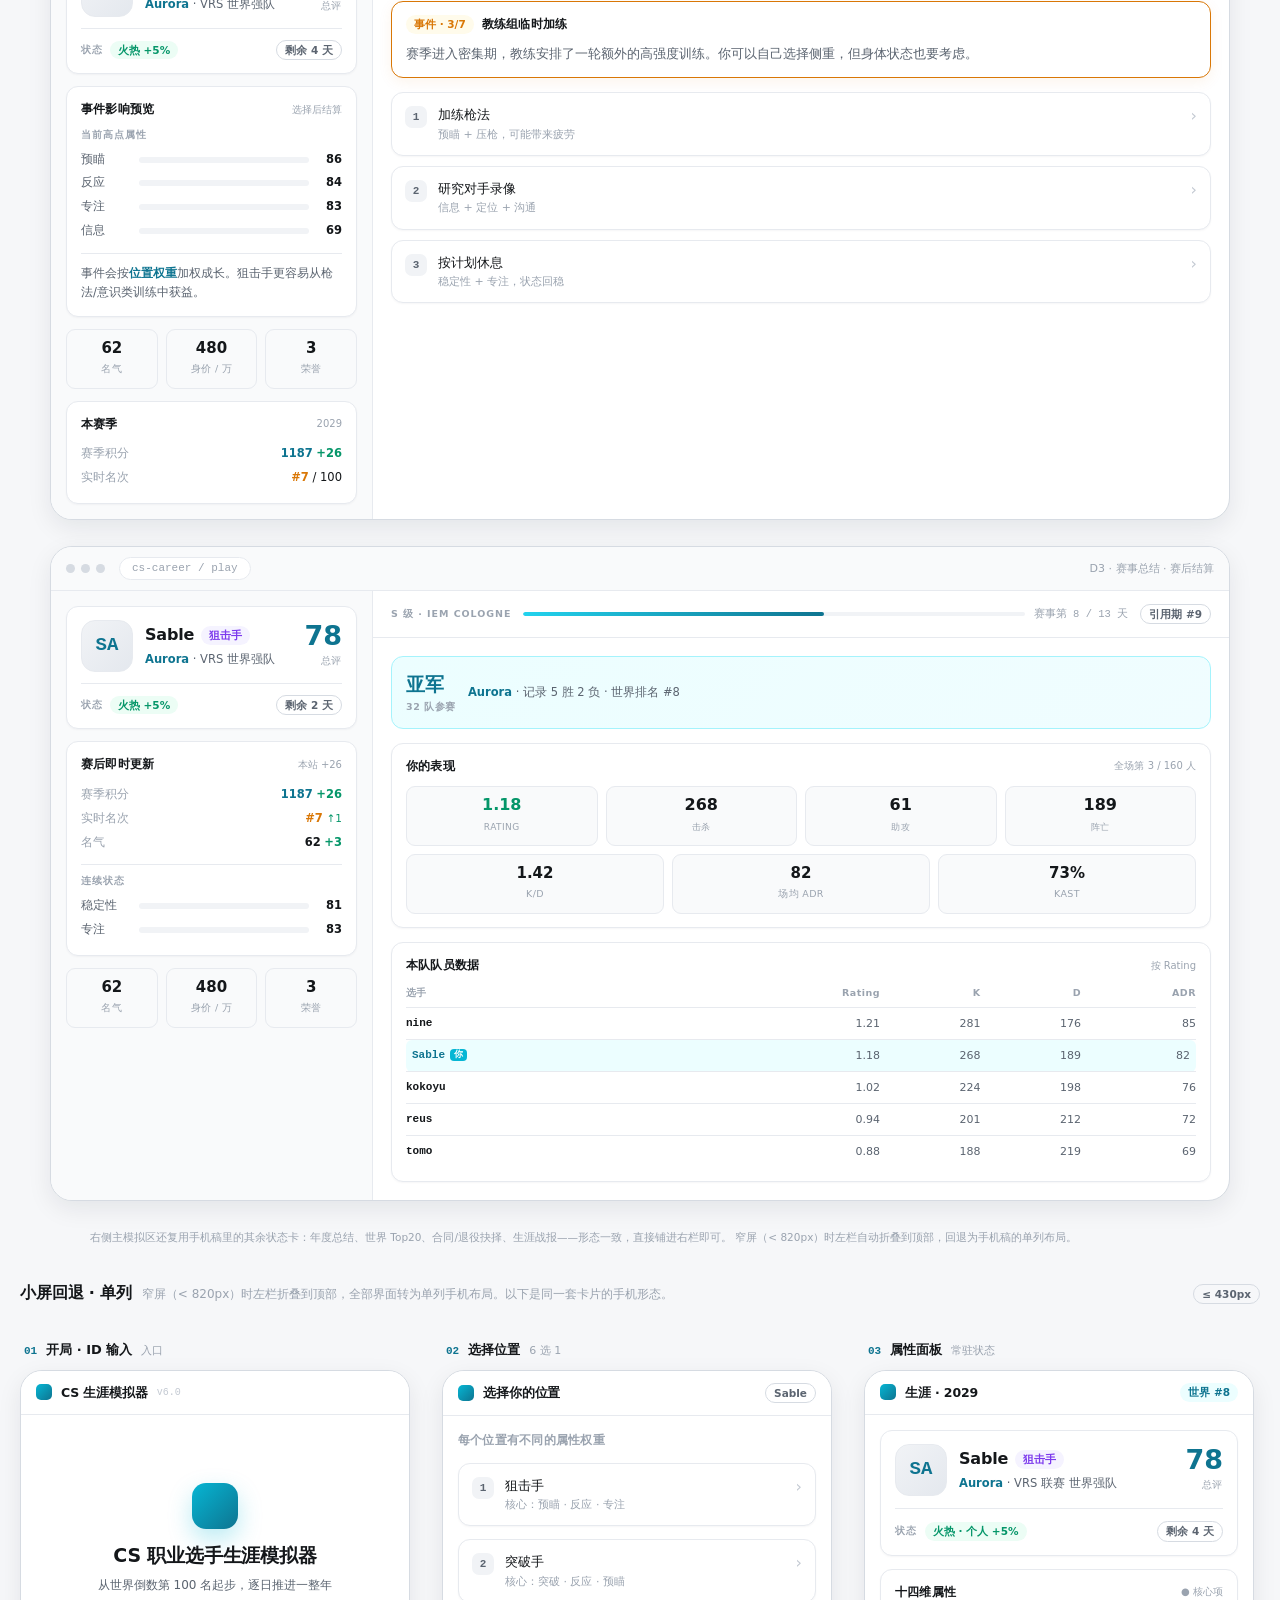
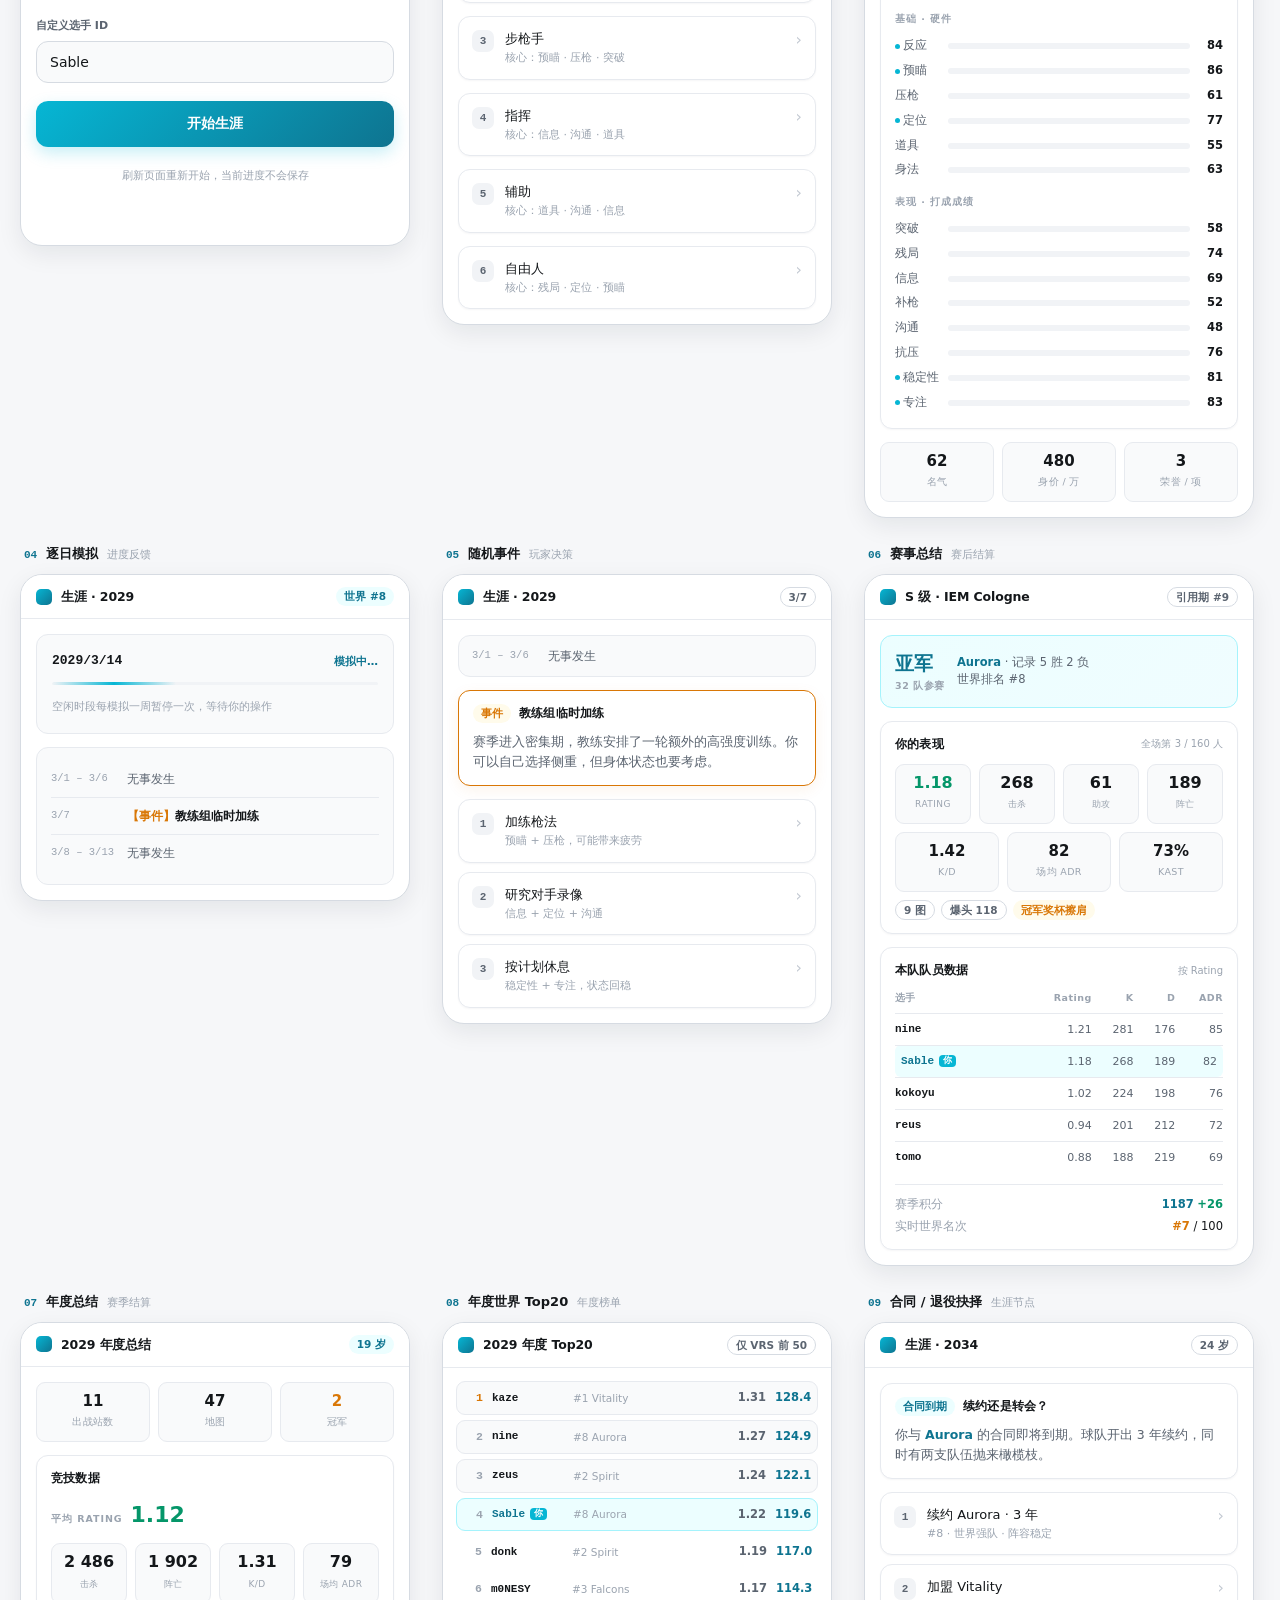
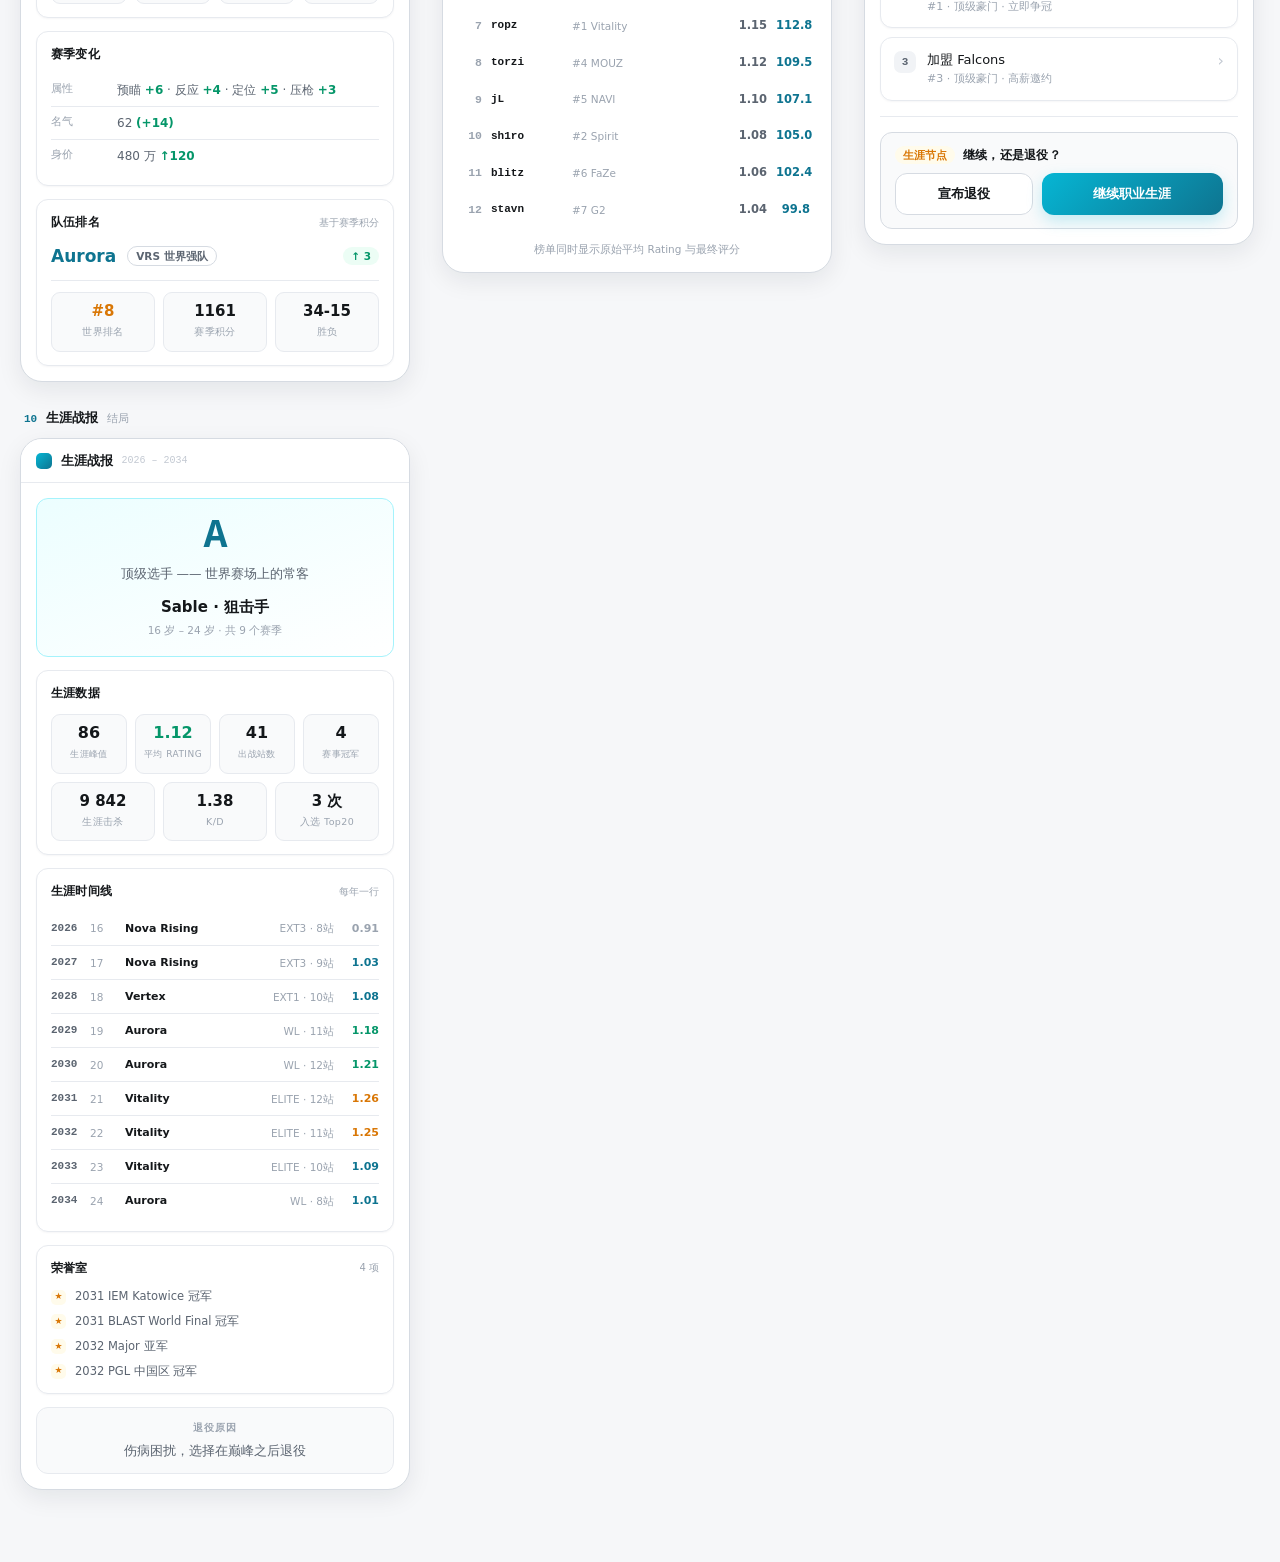
<file: ui-mockup.html>
<!doctype html>
<html lang="zh-CN">
<head>
<meta charset="utf-8">
<meta name="viewport" content="width=device-width, initial-scale=1">
<title>CS 职业选手生涯模拟器 · UI 设计稿</title>
<style>
/* ============================================================
   设计令牌
   极简冷色：浅灰白底 + 单一青色强调。细边线、小圆角、弱阴影。
   ============================================================ */
:root{
  --bg:#F6F7F9;
  --surface:#FFFFFF;
  --surface-2:#F9FAFB;
  --surface-3:#F1F3F6;
  --line:#E7EAEF;
  --line-strong:#D6DBE2;

  --ink:#14171A;
  --ink-2:#5B6470;
  --ink-3:#9AA3AF;
  --ink-4:#C3C9D2;

  --accent:#06B6D4;
  --accent-d:#0E7490;
  --accent-soft:#ECFEFF;
  --accent-line:#A5F3FC;

  --pos:#059669;         /* 正向结算、冠军 */
  --pos-soft:#ECFDF5;
  --warn:#D97706;        /* 荣誉、排名、事件 */
  --warn-soft:#FFFBEB;
  --neg:#DC2626;         /* Major、伤病 */
  --neg-soft:#FEF2F2;
  --violet:#7C3AED;      /* 位置 */
  --violet-soft:#F5F3FF;

  --r-xs:6px; --r-sm:9px; --r-md:12px; --r-lg:16px; --r-xl:22px; --r-pill:999px;
  --sh-1:0 1px 2px rgba(16,24,40,.04);
  --sh-2:0 2px 8px rgba(16,24,40,.06);
  --sh-3:0 8px 24px rgba(16,24,40,.08);

  --mono:ui-monospace,SFMono-Regular,Menlo,Consolas,"Liberation Mono",monospace;
  --sans:-apple-system,BlinkMacSystemFont,"PingFang SC","Microsoft YaHei",system-ui,"Segoe UI",sans-serif;
}

*{box-sizing:border-box}
html{-webkit-text-size-adjust:100%}
body{
  margin:0;padding:32px 20px 72px;
  background:var(--bg);color:var(--ink);
  font-family:var(--sans);font-size:14px;line-height:1.55;
  -webkit-font-smoothing:antialiased;
}

/* ---------- 页面骨架 ---------- */
.page{max-width:1240px;margin:0 auto}
.page-head{margin-bottom:28px}
.page-head .kicker{
  font-size:11px;letter-spacing:.16em;text-transform:uppercase;
  color:var(--accent-d);font-weight:700;
}
.page-head h1{font-size:24px;margin:6px 0 8px;letter-spacing:-.01em}
.page-head p{margin:0;color:var(--ink-2);max-width:62ch}
.page-head .meta{
  margin-top:14px;display:flex;flex-wrap:wrap;gap:8px;
}
.page-head .meta span{
  font-size:11px;color:var(--ink-2);background:var(--surface);
  border:1px solid var(--line);border-radius:var(--r-pill);padding:3px 10px;
}

/* ---------- 设计规范面板 ---------- */
.tokens{
  background:var(--surface);border:1px solid var(--line);border-radius:var(--r-lg);
  padding:20px 22px;margin-bottom:32px;box-shadow:var(--sh-1);
}
.tokens h2{font-size:13px;margin:0 0 14px;letter-spacing:.04em;color:var(--ink-2);font-weight:700}
.swatches{display:flex;flex-wrap:wrap;gap:10px;margin-bottom:20px}
.sw{width:96px;border:1px solid var(--line);border-radius:var(--r-sm);overflow:hidden}
.sw i{display:block;height:34px}
.sw b{display:block;font-size:10px;font-weight:600;padding:5px 7px 0;color:var(--ink)}
.sw small{display:block;font-size:9px;padding:0 7px 6px;color:var(--ink-3);font-family:var(--mono)}
.token-grid{display:grid;grid-template-columns:repeat(auto-fit,minmax(210px,1fr));gap:18px}
.token-grid h3{font-size:11px;letter-spacing:.08em;text-transform:uppercase;color:var(--ink-3);margin:0 0 8px;font-weight:700}
.token-grid ul{list-style:none;margin:0;padding:0;font-size:12px;color:var(--ink-2)}
.token-grid li{display:flex;justify-content:space-between;gap:10px;padding:3px 0;border-bottom:1px dashed var(--line)}
.token-grid li:last-child{border-bottom:0}
.token-grid code{font-family:var(--mono);font-size:11px;color:var(--ink-3)}

/* ---------- 章节标题 ---------- */
.sec{margin-bottom:34px}
.sec-head{display:flex;align-items:baseline;gap:10px;margin:0 0 16px}
.sec-head h2{font-size:16px;margin:0;letter-spacing:-.01em}
.sec-head p{margin:0;font-size:12px;color:var(--ink-3)}
.sec-head .tag{margin-left:auto}

/* ---------- 桌面双栏：左常驻面板 + 右主模拟区 ---------- */
.desk{
  max-width:1180px;margin:0 auto 26px;background:var(--surface);
  border:1px solid var(--line-strong);border-radius:var(--r-xl);
  box-shadow:var(--sh-3);overflow:hidden;
}
.desk-bar{
  display:flex;align-items:center;gap:6px;padding:10px 15px;
  border-bottom:1px solid var(--line);background:var(--surface-2);
}
.desk-bar i{width:9px;height:9px;border-radius:50%;background:var(--line-strong)}
.desk-bar .url{
  margin-left:8px;font-family:var(--mono);font-size:11px;color:var(--ink-3);
  background:var(--surface);border:1px solid var(--line);border-radius:var(--r-pill);padding:2px 12px;
}
.desk-bar .label{margin-left:auto;font-size:11px;color:var(--ink-3)}

.desk-grid{display:grid;grid-template-columns:322px 1fr;min-height:560px}

/* 左：常驻角色面板 */
.side{
  border-right:1px solid var(--line);background:var(--surface-2);
  padding:15px;display:flex;flex-direction:column;gap:12px;
}
.side .card{background:var(--surface)}
.side .card-head{margin-bottom:9px}
.side .bar-row{padding:3px 0}
.side .bar-row .lb{width:49px;white-space:nowrap}
.side .facts{grid-template-columns:repeat(3,1fr)}

/* 右：主模拟区 */
.main{display:flex;flex-direction:column;min-width:0}
.main-head{
  display:flex;align-items:center;gap:12px;padding:13px 18px;border-bottom:1px solid var(--line);
}
.main-head .prog{flex:1;display:flex;align-items:center;gap:9px;min-width:0}
.main-head .prog .track{flex:1;height:4px;border-radius:var(--r-pill);background:var(--surface-3);overflow:hidden}
.main-head .prog .track i{display:block;height:100%;border-radius:var(--r-pill);background:linear-gradient(90deg,#22D3EE,var(--accent-d))}
.main-head .prog .txt{font-size:10.5px;color:var(--ink-3);font-family:var(--mono);white-space:nowrap}
.main-body{padding:18px;display:flex;flex-direction:column;gap:14px;flex:1}
.main-body.scroll{max-height:640px;overflow:auto}

/* 右栏内的日志/表格按桌面放宽 */
.main .log .entry{font-size:12.5px}
.main .big-stats{grid-template-columns:repeat(4,1fr)}
.main .choices-2{display:grid;grid-template-columns:1fr 1fr;gap:10px}

/* 窄屏：双栏折叠为上下单列（即回退到手机稿的布局） */
@media (max-width:820px){
  .desk-grid{grid-template-columns:1fr}
  .side{border-right:0;border-bottom:1px solid var(--line)}
  .main .choices-2{grid-template-columns:1fr}
}

/* ---------- 设计稿画布 ---------- */
.screens{display:grid;grid-template-columns:repeat(auto-fill,minmax(370px,1fr));gap:26px;align-items:start}
figure{margin:0}
.cap{display:flex;align-items:baseline;gap:9px;margin:0 4px 10px}
.cap .n{font-family:var(--mono);font-size:11px;color:var(--accent-d);font-weight:700}
.cap .t{font-size:13px;font-weight:700}
.cap .d{font-size:11px;color:var(--ink-3)}

/* 手机壳 */
.phone{
  width:100%;max-width:390px;background:var(--surface);
  border:1px solid var(--line-strong);border-radius:var(--r-xl);
  box-shadow:var(--sh-3);overflow:hidden;
}

/* App 顶栏 */
.appbar{
  display:flex;align-items:center;gap:9px;
  padding:12px 15px;border-bottom:1px solid var(--line);background:var(--surface);
}
.appbar .dot{
  width:16px;height:16px;border-radius:5px;flex:none;
  background:linear-gradient(135deg,var(--accent),var(--accent-d));
}
.appbar .name{font-size:12.5px;font-weight:700;letter-spacing:-.01em}
.appbar .ver{font-size:10px;color:var(--ink-4);font-family:var(--mono)}
.appbar .right{margin-left:auto;display:flex;gap:6px;align-items:center}

/* 手机内容区 */
.screen-body{padding:15px;display:flex;flex-direction:column;gap:13px}
.screen-body.tight{padding:13px}
.screen-body.center{min-height:430px;justify-content:center;text-align:center}

/* ---------- 通用组件 ---------- */
.micro{
  font-size:9.5px;letter-spacing:.1em;text-transform:uppercase;
  color:var(--ink-3);font-weight:700;
}
.card{
  background:var(--surface);border:1px solid var(--line);border-radius:var(--r-md);
  padding:13px 14px;box-shadow:var(--sh-1);
}
.card.flat{box-shadow:none;background:var(--surface-2)}
.card-head{display:flex;align-items:center;gap:8px;margin-bottom:11px}
.card-head h3{margin:0;font-size:12px;font-weight:700;letter-spacing:.02em}
.card-head .hint{margin-left:auto;font-size:10px;color:var(--ink-3)}

.tag{
  display:inline-flex;align-items:center;gap:4px;
  font-size:10.5px;font-weight:600;line-height:1;
  padding:4px 8px;border-radius:var(--r-pill);
  background:var(--surface-3);color:var(--ink-2);white-space:nowrap;
}
.tag.cyan{background:var(--accent-soft);color:var(--accent-d)}
.tag.green{background:var(--pos-soft);color:var(--pos)}
.tag.amber{background:var(--warn-soft);color:var(--warn)}
.tag.red{background:var(--neg-soft);color:var(--neg)}
.tag.violet{background:var(--violet-soft);color:var(--violet)}
.tag.ghost{background:transparent;border:1px solid var(--line-strong);color:var(--ink-2)}

.btn{
  display:block;width:100%;border:0;cursor:pointer;
  font-family:inherit;font-size:14px;font-weight:600;
  padding:14px;border-radius:var(--r-md);color:#fff;
  background:linear-gradient(135deg,var(--accent),var(--accent-d));
  box-shadow:0 6px 16px rgba(6,182,212,.22);
}
.btn.ghost{
  background:var(--surface);color:var(--ink);border:1px solid var(--line-strong);
  box-shadow:none;font-weight:600;
}
.btn.sm{padding:11px;font-size:13px}

/* 选项卡（玩家决策） */
.choice{
  display:flex;align-items:center;gap:11px;width:100%;text-align:left;
  background:var(--surface);border:1px solid var(--line);border-radius:var(--r-md);
  padding:13px 13px;cursor:pointer;font-family:inherit;font-size:13px;color:var(--ink);
  box-shadow:var(--sh-1);
}
.choice:hover{border-color:var(--accent-line);background:var(--accent-soft)}
.choice .idx{
  flex:none;width:22px;height:22px;border-radius:7px;display:grid;place-items:center;
  font-family:var(--mono);font-size:11px;font-weight:700;
  background:var(--surface-3);color:var(--ink-2);
}
.choice:hover .idx{background:var(--accent);color:#fff}
.choice .txt{flex:1;line-height:1.4}
.choice .ch{color:var(--ink-4);font-size:16px}
.choice.stack{align-items:flex-start}
.choice .sub{display:block;font-size:11px;color:var(--ink-3);margin-top:2px;font-weight:400}

/* ---------- 开局面板 ---------- */
.hero{display:flex;flex-direction:column;gap:6px;align-items:center;text-align:center;padding:8px 0 4px}
.hero .logo{
  width:46px;height:46px;border-radius:14px;margin-bottom:6px;
  background:linear-gradient(135deg,var(--accent),var(--accent-d));
  box-shadow:0 10px 24px rgba(6,182,212,.28);
}
.hero h1{font-size:19px;margin:0;letter-spacing:-.01em}
.hero p{margin:0;font-size:12px;color:var(--ink-2)}
.field{display:flex;flex-direction:column;gap:7px}
.field label{font-size:11px;font-weight:700;color:var(--ink-2)}
.input{
  width:100%;padding:12px 13px;border-radius:var(--r-md);
  border:1px solid var(--line-strong);background:var(--surface-2);
  font-family:inherit;font-size:14px;color:var(--ink);
}
.input::placeholder{color:var(--ink-4)}

/* ---------- ID 头部卡（属性面板用） ---------- */
.player{display:flex;align-items:center;gap:12px}
.avatar{
  width:52px;height:52px;flex:none;border-radius:14px;
  background:linear-gradient(135deg,var(--surface-3),#E4E8EE);
  border:1px solid var(--line);
  display:grid;place-items:center;
  font-size:19px;font-weight:800;color:var(--accent-d);
  font-family:var(--mono);
}
.player .who{min-width:0;flex:1}
.player .who .id{font-size:16px;font-weight:800;letter-spacing:-.01em;display:flex;align-items:center;gap:7px}
.player .who .team{font-size:11.5px;color:var(--ink-2);margin-top:3px}
.player .ovr{text-align:right;flex:none}
.player .ovr b{display:block;font-size:27px;font-weight:800;color:var(--accent-d);line-height:1;font-variant-numeric:tabular-nums}
.player .ovr span{font-size:9.5px;color:var(--ink-3);letter-spacing:.06em}

/* 属性条 */
.attr-group{margin-top:2px}
.attr-group + .attr-group{margin-top:12px}
.attr-group .micro{margin-bottom:7px;display:flex;gap:6px;align-items:center}
.bar-row{display:flex;align-items:center;gap:9px;padding:3.5px 0}
.bar-row .lb{width:44px;flex:none;font-size:11.5px;color:var(--ink-2);display:flex;align-items:center;gap:3px}
.bar-row .lb .core{width:5px;height:5px;border-radius:50%;background:var(--accent);flex:none}
.bar-row .track{flex:1;height:6px;border-radius:var(--r-pill);background:var(--surface-3);overflow:hidden}
.bar-row .fill{height:100%;border-radius:var(--r-pill);background:linear-gradient(90deg,#22D3EE,var(--accent-d))}
.bar-row .fill.alt{background:linear-gradient(90deg,#67E8F9,#0891B2)}
.bar-row .vl{width:24px;flex:none;text-align:right;font-size:11.5px;font-weight:700;font-variant-numeric:tabular-nums;color:var(--ink)}

/* 小数据格 */
.facts{display:grid;grid-template-columns:repeat(3,1fr);gap:8px}
.fact{background:var(--surface-2);border:1px solid var(--line);border-radius:var(--r-sm);padding:9px 10px;text-align:center}
.fact b{display:block;font-size:15px;font-weight:800;font-variant-numeric:tabular-nums;line-height:1.2}
.fact span{font-size:9.5px;color:var(--ink-3);letter-spacing:.04em}

/* ---------- 模拟进度 ---------- */
.sim{
  background:var(--surface-2);border:1px solid var(--line);border-radius:var(--r-md);
  padding:16px 15px;display:flex;flex-direction:column;gap:11px;
}
.sim .line{display:flex;align-items:center;justify-content:space-between;gap:10px}
.sim .date{font-family:var(--mono);font-size:13px;font-weight:700;color:var(--ink)}
.sim .what{font-size:11px;color:var(--accent-d);font-weight:600}
.sim .track{height:3px;border-radius:var(--r-pill);background:var(--surface-3);overflow:hidden;position:relative}
.sim .track::after{
  content:"";position:absolute;inset:0;width:38%;border-radius:var(--r-pill);
  background:linear-gradient(90deg,transparent,var(--accent),transparent);
  animation:slide 1.4s cubic-bezier(.4,0,.2,1) infinite;
}
@keyframes slide{0%{transform:translateX(-100%)}100%{transform:translateX(320%)}}

/* ---------- 日志流 ---------- */
.log{display:flex;flex-direction:column;gap:0}
.log .entry{
  display:flex;gap:10px;padding:9px 0;border-bottom:1px solid var(--line);
  font-size:12px;line-height:1.5;
}
.log .entry:last-child{border-bottom:0}
.log .when{
  flex:none;width:66px;font-family:var(--mono);font-size:10.5px;color:var(--ink-3);padding-top:1px;
}
.log .msg{flex:1;color:var(--ink-2)}
.log .msg b{color:var(--ink);font-weight:700}
.log .msg .hl{color:var(--accent-d);font-weight:600}
.log .msg .hl-y{color:var(--warn);font-weight:600}
.log .msg .hl-g{color:var(--pos);font-weight:600}
.log .entry.quiet .msg{color:var(--ink-3);font-style:normal}

/* ---------- 赛事总结 ---------- */
.result{
  display:flex;align-items:center;gap:12px;
  background:linear-gradient(135deg,var(--accent-soft),#F0FDFF);
  border:1px solid var(--accent-line);border-radius:var(--r-md);padding:13px 14px;
}
.result .place{
  flex:none;font-size:19px;font-weight:800;color:var(--accent-d);letter-spacing:-.02em;
}
.result .place small{display:block;font-size:9.5px;font-weight:600;color:var(--ink-3);letter-spacing:.06em}
.result .rec{flex:1;font-size:11.5px;color:var(--ink-2)}
.result .rec b{color:var(--ink)}

.big-stats{display:grid;grid-template-columns:repeat(4,1fr);gap:8px}
.bs{background:var(--surface-2);border:1px solid var(--line);border-radius:var(--r-sm);padding:9px 6px;text-align:center}
.bs b{display:block;font-size:16px;font-weight:800;font-variant-numeric:tabular-nums;line-height:1.15}
.bs span{font-size:9px;color:var(--ink-3);letter-spacing:.05em}
.r-hi{color:var(--warn)} .r-good{color:var(--pos)} .r-mid{color:var(--accent-d)} .r-low{color:var(--ink-3)}

/* 队员表 */
table.tbl{width:100%;border-collapse:collapse;font-size:11px}
table.tbl th{
  text-align:right;font-weight:700;color:var(--ink-3);font-size:9.5px;
  letter-spacing:.05em;padding:0 0 7px;border-bottom:1px solid var(--line);
}
table.tbl th:first-child,table.tbl td:first-child{text-align:left}
table.tbl td{padding:7px 0;border-bottom:1px solid var(--line);text-align:right;color:var(--ink-2);font-variant-numeric:tabular-nums}
table.tbl tr:last-child td{border-bottom:0}
table.tbl .pid{font-weight:700;color:var(--ink);font-family:var(--mono);font-size:11px}
table.tbl tr.me td{background:var(--accent-soft)}
table.tbl tr.me .pid{color:var(--accent-d)}
table.tbl tr.me td:first-child{border-radius:var(--r-xs) 0 0 var(--r-xs);padding-left:6px}
table.tbl tr.me td:last-child{border-radius:0 var(--r-xs) var(--r-xs) 0;padding-right:6px}
.you{font-size:9px;font-weight:700;color:#fff;background:var(--accent);border-radius:4px;padding:1px 4px;margin-left:5px;vertical-align:1px}

/* 榜单 */
.rank-list{display:flex;flex-direction:column;gap:5px}
.rk{display:flex;align-items:center;gap:9px;padding:7px 8px;border-radius:var(--r-sm);font-size:11.5px}
.rk:nth-child(-n+3){background:var(--surface-2);border:1px solid var(--line)}
.rk .no{width:18px;flex:none;font-family:var(--mono);font-weight:700;color:var(--ink-3);text-align:right}
.rk:nth-child(1) .no{color:var(--warn)}
.rk .pid{width:72px;flex:none;font-weight:700;font-family:var(--mono);font-size:11px;overflow:hidden;text-overflow:ellipsis;white-space:nowrap}
.rk .tm{flex:1;color:var(--ink-3);font-size:10.5px;overflow:hidden;text-overflow:ellipsis;white-space:nowrap}
.rk .rt{flex:none;font-weight:700;font-variant-numeric:tabular-nums;color:var(--ink-2)}
.rk .sc{width:34px;flex:none;text-align:right;font-weight:800;font-variant-numeric:tabular-nums;color:var(--accent-d)}
.rk.me{background:var(--accent-soft);border:1px solid var(--accent-line)}
.rk.me .pid{color:var(--accent-d)}

/* 生涯战报 */
.hero-out{
  text-align:center;padding:18px 14px;border-radius:var(--r-md);
  background:linear-gradient(160deg,var(--accent-soft),#FFFFFF);
  border:1px solid var(--accent-line);
}
.hero-out .grade{font-size:40px;font-weight:800;color:var(--accent-d);line-height:1;letter-spacing:-.03em;font-family:var(--mono)}
.hero-out .gtitle{font-size:12.5px;color:var(--ink-2);margin-top:7px}
.hero-out .pid{font-size:15px;font-weight:800;margin-top:12px}
.hero-out .sub{font-size:10.5px;color:var(--ink-3);margin-top:3px}

.timeline{display:flex;flex-direction:column}
.tl{display:flex;align-items:center;gap:9px;padding:8px 0;border-bottom:1px solid var(--line);font-size:11px}
.tl:last-child{border-bottom:0}
.tl .yr{width:30px;flex:none;font-family:var(--mono);font-weight:700;color:var(--ink-2)}
.tl .ag{width:26px;flex:none;color:var(--ink-3);font-size:10.5px}
.tl .tm{flex:1;font-weight:600;color:var(--ink);overflow:hidden;text-overflow:ellipsis;white-space:nowrap}
.tl .rs{flex:none;color:var(--ink-3);font-size:10.5px;font-variant-numeric:tabular-nums}
.tl .av{width:36px;flex:none;text-align:right;font-weight:700;font-variant-numeric:tabular-nums}

.honors{display:flex;flex-direction:column;gap:7px}
.honor{display:flex;align-items:center;gap:9px;font-size:11.5px;color:var(--ink-2)}
.honor .star{
  width:15px;height:15px;flex:none;border-radius:5px;background:var(--warn-soft);
  color:var(--warn);display:grid;place-items:center;font-size:9px;font-weight:800;
}
.divider{height:1px;background:var(--line);margin:2px 0}
.note{font-size:10.5px;color:var(--ink-3);text-align:center;padding:2px 0}
</style>
</head>
<body>
<div class="page">

  <header class="page-head">
    <div class="kicker">UI Design Spec · v1</div>
    <h1>CS 职业选手生涯模拟器 · 网页 UI 设计稿</h1>
    <p>极简冷色方案：浅灰白底 + 单一青色强调。细边线、小圆角、弱阴影。<b>主布局为桌面双栏</b>——左栏常驻角色面板，右栏为主模拟区；窄屏折叠为单列。数据为演示样例（选手 <b>Sable</b> · 狙击手 · 生涯第 4 年）。</p>
    <div class="meta">
      <span>桌面双栏（主）</span><span>窄屏折叠单列</span><span>纯前端 · 无依赖 · 可离线</span><span>配色：浅灰白 #F6F7F9 + 青 #06B6D4</span>
    </div>
  </header>

  <!-- ================= 设计规范 ================= -->
  <section class="tokens">
    <h2>设计规范 / TOKENS</h2>
    <div class="swatches">
      <div class="sw"><i style="background:#F6F7F9"></i><b>底</b><small>#F6F7F9</small></div>
      <div class="sw"><i style="background:#FFFFFF"></i><b>卡片</b><small>#FFFFFF</small></div>
      <div class="sw"><i style="background:#E7EAEF"></i><b>边线</b><small>#E7EAEF</small></div>
      <div class="sw"><i style="background:#06B6D4"></i><b>强调</b><small>#06B6D4</small></div>
      <div class="sw"><i style="background:#0E7490"></i><b>强调深</b><small>#0E7490</small></div>
      <div class="sw"><i style="background:#059669"></i><b>正向</b><small>#059669</small></div>
      <div class="sw"><i style="background:#D97706"></i><b>荣誉</b><small>#D97706</small></div>
      <div class="sw"><i style="background:#DC2626"></i><b>Major</b><small>#DC2626</small></div>
      <div class="sw"><i style="background:#7C3AED"></i><b>位置</b><small>#7C3AED</small></div>
    </div>
    <div class="token-grid">
      <div>
        <h3>字号阶梯</h3>
        <ul>
          <li>区块标题 <code>12 / 700</code></li>
          <li>正文 <code>13</code></li>
          <li>辅助 <code>11.5</code></li>
          <li>微标签 <code>9.5 / .1em</code></li>
        </ul>
      </div>
      <div>
        <h3>圆角 / 阴影</h3>
        <ul>
          <li>卡片 <code>r-md 12</code></li>
          <li>输入 / 按钮 <code>r-md 12</code></li>
          <li>手机壳 <code>r-xl 22</code></li>
          <li>阴影 <code>0 1px 2px rgba16,24,40,.04</code></li>
        </ul>
      </div>
      <div>
        <h3>色彩语义</h3>
        <ul>
          <li>青 · 队名 / 总评 / Rating</li>
          <li>绿 · 正向结算 / 冠军</li>
          <li>琥珀 · 事件 / 荣誉 / 排名</li>
          <li>红 · Major / 伤病</li>
        </ul>
      </div>
      <div>
        <h3>Rating 分档</h3>
        <ul>
          <li>≥ 1.25 <code class="r-hi">琥珀</code></li>
          <li>≥ 1.00 <code class="r-good">绿</code></li>
          <li>≥ 0.85 <code class="r-mid">青</code></li>
          <li>&lt; 0.85 <code class="r-low">灰</code></li>
        </ul>
      </div>
    </div>
  </section>

  <!-- ================= 桌面双栏布局 ================= -->
  <section class="sec">
    <div class="sec-head">
      <h2>桌面双栏布局</h2>
      <p>左栏常驻角色面板（属性 / 状态 / 身价 / 赛季），右栏是主模拟区。所有交互都只发生在右栏，左栏内容随结算实时刷新。</p>
      <span class="tag cyan">≥ 820px</span>
    </div>

    <!-- D1 主界面 · 模拟进行中 -->
    <div class="desk">
      <div class="desk-bar">
        <i></i><i></i><i></i>
        <span class="url">cs-career / play</span>
        <span class="label">D1 · 主界面 · 模拟进行中</span>
      </div>
      <div class="desk-grid">

        <!-- 左：常驻角色面板 -->
        <aside class="side">
          <div class="card">
            <div class="player">
              <div class="avatar">SA</div>
              <div class="who">
                <div class="id">Sable <span class="tag violet">狙击手</span></div>
                <div class="team"><b style="color:var(--accent-d)">Aurora</b> · VRS 世界强队</div>
              </div>
              <div class="ovr"><b>78</b><span>总评</span></div>
            </div>
            <div class="divider" style="margin:11px 0"></div>
            <div style="display:flex;align-items:center;gap:7px;flex-wrap:wrap">
              <span class="micro">状态</span><span class="tag green">火热 +5%</span>
              <span class="tag ghost" style="margin-left:auto">剩余 4 天</span>
            </div>
          </div>

          <div class="card">
            <div class="card-head"><h3>十四维属性</h3><span class="hint">● 核心</span></div>
            <div class="micro" style="margin-bottom:5px">基础 · 硬件</div>
            <div class="bar-row"><span class="lb"><i class="core"></i>反应</span><span class="track"><i class="fill" style="width:84%"></i></span><span class="vl">84</span></div>
            <div class="bar-row"><span class="lb"><i class="core"></i>预瞄</span><span class="track"><i class="fill" style="width:86%"></i></span><span class="vl">86</span></div>
            <div class="bar-row"><span class="lb">压枪</span><span class="track"><i class="fill" style="width:61%"></i></span><span class="vl">61</span></div>
            <div class="bar-row"><span class="lb"><i class="core"></i>定位</span><span class="track"><i class="fill" style="width:77%"></i></span><span class="vl">77</span></div>
            <div class="bar-row"><span class="lb">道具</span><span class="track"><i class="fill" style="width:55%"></i></span><span class="vl">55</span></div>
            <div class="bar-row"><span class="lb">身法</span><span class="track"><i class="fill" style="width:63%"></i></span><span class="vl">63</span></div>
            <div class="micro" style="margin:10px 0 5px">表现 · 打成成绩</div>
            <div class="bar-row"><span class="lb">突破</span><span class="track"><i class="fill alt" style="width:58%"></i></span><span class="vl">58</span></div>
            <div class="bar-row"><span class="lb">残局</span><span class="track"><i class="fill alt" style="width:74%"></i></span><span class="vl">74</span></div>
            <div class="bar-row"><span class="lb">信息</span><span class="track"><i class="fill alt" style="width:69%"></i></span><span class="vl">69</span></div>
            <div class="bar-row"><span class="lb">补枪</span><span class="track"><i class="fill alt" style="width:52%"></i></span><span class="vl">52</span></div>
            <div class="bar-row"><span class="lb">沟通</span><span class="track"><i class="fill alt" style="width:48%"></i></span><span class="vl">48</span></div>
            <div class="bar-row"><span class="lb">抗压</span><span class="track"><i class="fill alt" style="width:76%"></i></span><span class="vl">76</span></div>
            <div class="bar-row"><span class="lb"><i class="core"></i>稳定性</span><span class="track"><i class="fill alt" style="width:81%"></i></span><span class="vl">81</span></div>
            <div class="bar-row"><span class="lb"><i class="core"></i>专注</span><span class="track"><i class="fill alt" style="width:83%"></i></span><span class="vl">83</span></div>
          </div>

          <div class="facts">
            <div class="fact"><b>62</b><span>名气</span></div>
            <div class="fact"><b>480</b><span>身价 / 万</span></div>
            <div class="fact"><b>3</b><span>荣誉</span></div>
          </div>

          <div class="card">
            <div class="card-head"><h3>本赛季</h3><span class="hint">2029</span></div>
            <div style="display:flex;justify-content:space-between;font-size:11.5px;padding:3px 0">
              <span style="color:var(--ink-3)">赛季积分</span>
              <span><b style="color:var(--accent-d);font-variant-numeric:tabular-nums">1187</b> <span style="color:var(--pos);font-weight:600">+26</span></span>
            </div>
            <div style="display:flex;justify-content:space-between;font-size:11.5px;padding:3px 0">
              <span style="color:var(--ink-3)">实时名次</span>
              <span><b style="color:var(--warn);font-variant-numeric:tabular-nums">#7</b> / 100</span>
            </div>
            <div style="display:flex;justify-content:space-between;font-size:11.5px;padding:3px 0">
              <span style="color:var(--ink-3)">出战</span>
              <span><b style="font-variant-numeric:tabular-nums">11</b> 站 / 47 图</span>
            </div>
          </div>
        </aside>

        <!-- 右：主模拟区 -->
        <div class="main">
          <div class="main-head">
            <span class="micro">生涯 · 2029</span>
            <div class="prog">
              <span class="track"><i style="width:21%"></i></span>
              <span class="txt">赛季第 73 / 350 天</span>
            </div>
            <span class="tag cyan">世界 #8</span>
          </div>
          <div class="main-body">
            <div class="sim">
              <div class="line"><span class="date">2029/3/14</span><span class="what">模拟中…</span></div>
              <div class="track"></div>
              <div class="note" style="text-align:left">空闲时段每模拟一周暂停一次，等待你的操作</div>
            </div>
            <div class="card" style="flex:1">
              <div class="card-head"><h3>生涯日志</h3><span class="hint">2029 年 3 月</span></div>
              <div class="log">
                <div class="entry"><span class="when">2/26 – 3/3</span><span class="msg"><b>A 级 · ESL Challenger</b> 结束，止步八强</span></div>
                <div class="entry"><span class="when">3/4 – 3/6</span><span class="msg">无事发生</span></div>
                <div class="entry"><span class="when">3/7</span><span class="msg"><span class="hl-y">【事件】</span><b>教练组临时加练</b> · 你选择了「研究对手录像」</span></div>
                <div class="entry"><span class="when">3/8 – 3/13</span><span class="msg">无事发生</span></div>
                <div class="entry quiet"><span class="when">3/14</span><span class="msg">模拟中…</span></div>
              </div>
            </div>
          </div>
        </div>

      </div>
    </div>

    <!-- D2 事件决策 -->
    <div class="desk">
      <div class="desk-bar">
        <i></i><i></i><i></i>
        <span class="url">cs-career / play</span>
        <span class="label">D2 · 随机事件 · 玩家决策</span>
      </div>
      <div class="desk-grid">

        <aside class="side">
          <div class="card">
            <div class="player">
              <div class="avatar">SA</div>
              <div class="who">
                <div class="id">Sable <span class="tag violet">狙击手</span></div>
                <div class="team"><b style="color:var(--accent-d)">Aurora</b> · VRS 世界强队</div>
              </div>
              <div class="ovr"><b>78</b><span>总评</span></div>
            </div>
            <div class="divider" style="margin:11px 0"></div>
            <div style="display:flex;align-items:center;gap:7px;flex-wrap:wrap">
              <span class="micro">状态</span><span class="tag green">火热 +5%</span>
              <span class="tag ghost" style="margin-left:auto">剩余 4 天</span>
            </div>
          </div>

          <div class="card">
            <div class="card-head"><h3>事件影响预览</h3><span class="hint">选择后结算</span></div>
            <div class="micro" style="margin-bottom:5px">当前高点属性</div>
            <div class="bar-row"><span class="lb">预瞄</span><span class="track"><i class="fill" style="width:86%"></i></span><span class="vl">86</span></div>
            <div class="bar-row"><span class="lb">反应</span><span class="track"><i class="fill" style="width:84%"></i></span><span class="vl">84</span></div>
            <div class="bar-row"><span class="lb">专注</span><span class="track"><i class="fill alt" style="width:83%"></i></span><span class="vl">83</span></div>
            <div class="bar-row"><span class="lb">信息</span><span class="track"><i class="fill alt" style="width:69%"></i></span><span class="vl">69</span></div>
            <div class="divider" style="margin:10px 0"></div>
            <div style="font-size:11.5px;color:var(--ink-2);line-height:1.7">
              事件会按<b style="color:var(--accent-d)">位置权重</b>加权成长。狙击手更容易从枪法/意识类训练中获益。
            </div>
          </div>

          <div class="facts">
            <div class="fact"><b>62</b><span>名气</span></div>
            <div class="fact"><b>480</b><span>身价 / 万</span></div>
            <div class="fact"><b>3</b><span>荣誉</span></div>
          </div>

          <div class="card">
            <div class="card-head"><h3>本赛季</h3><span class="hint">2029</span></div>
            <div style="display:flex;justify-content:space-between;font-size:11.5px;padding:3px 0">
              <span style="color:var(--ink-3)">赛季积分</span>
              <span><b style="color:var(--accent-d);font-variant-numeric:tabular-nums">1187</b> <span style="color:var(--pos);font-weight:600">+26</span></span>
            </div>
            <div style="display:flex;justify-content:space-between;font-size:11.5px;padding:3px 0">
              <span style="color:var(--ink-3)">实时名次</span>
              <span><b style="color:var(--warn);font-variant-numeric:tabular-nums">#7</b> / 100</span>
            </div>
          </div>
        </aside>

        <div class="main">
          <div class="main-head">
            <span class="micro">生涯 · 2029</span>
            <div class="prog">
              <span class="track"><i style="width:19%"></i></span>
              <span class="txt">赛季第 66 / 350 天</span>
            </div>
            <span class="tag ghost">等待你的操作</span>
          </div>
          <div class="main-body">
            <div class="card" style="border-color:var(--warn);box-shadow:0 4px 14px rgba(217,119,6,.08)">
              <div class="card-head" style="margin-bottom:9px">
                <span class="tag amber">事件 · 3/7</span><h3>教练组临时加练</h3>
              </div>
              <p style="margin:0;font-size:13px;color:var(--ink-2);line-height:1.65">
                赛季进入密集期，教练安排了一轮额外的高强度训练。你可以自己选择侧重，但身体状态也要考虑。
              </p>
            </div>
            <div style="display:flex;flex-direction:column;gap:10px">
              <button class="choice stack"><span class="idx">1</span><span class="txt">加练枪法<span class="sub">预瞄 + 压枪，可能带来疲劳</span></span><span class="ch">›</span></button>
              <button class="choice stack"><span class="idx">2</span><span class="txt">研究对手录像<span class="sub">信息 + 定位 + 沟通</span></span><span class="ch">›</span></button>
              <button class="choice stack"><span class="idx">3</span><span class="txt">按计划休息<span class="sub">稳定性 + 专注，状态回稳</span></span><span class="ch">›</span></button>
            </div>
          </div>
        </div>

      </div>
    </div>

    <!-- D3 赛事总结 -->
    <div class="desk">
      <div class="desk-bar">
        <i></i><i></i><i></i>
        <span class="url">cs-career / play</span>
        <span class="label">D3 · 赛事总结 · 赛后结算</span>
      </div>
      <div class="desk-grid">

        <aside class="side">
          <div class="card">
            <div class="player">
              <div class="avatar">SA</div>
              <div class="who">
                <div class="id">Sable <span class="tag violet">狙击手</span></div>
                <div class="team"><b style="color:var(--accent-d)">Aurora</b> · VRS 世界强队</div>
              </div>
              <div class="ovr"><b>78</b><span>总评</span></div>
            </div>
            <div class="divider" style="margin:11px 0"></div>
            <div style="display:flex;align-items:center;gap:7px;flex-wrap:wrap">
              <span class="micro">状态</span><span class="tag green">火热 +5%</span>
              <span class="tag ghost" style="margin-left:auto">剩余 2 天</span>
            </div>
          </div>

          <div class="card">
            <div class="card-head"><h3>赛后即时更新</h3><span class="hint">本站 +26</span></div>
            <div style="display:flex;justify-content:space-between;font-size:11.5px;padding:3px 0">
              <span style="color:var(--ink-3)">赛季积分</span>
              <span><b style="color:var(--accent-d);font-variant-numeric:tabular-nums">1187</b> <span style="color:var(--pos);font-weight:600">+26</span></span>
            </div>
            <div style="display:flex;justify-content:space-between;font-size:11.5px;padding:3px 0">
              <span style="color:var(--ink-3)">实时名次</span>
              <span><b style="color:var(--warn);font-variant-numeric:tabular-nums">#7</b> <span style="color:var(--pos);font-size:10.5px">↑1</span></span>
            </div>
            <div style="display:flex;justify-content:space-between;font-size:11.5px;padding:3px 0">
              <span style="color:var(--ink-3)">名气</span>
              <span><b style="font-variant-numeric:tabular-nums">62</b> <span style="color:var(--pos);font-weight:600">+3</span></span>
            </div>
            <div class="divider" style="margin:9px 0"></div>
            <div class="micro" style="margin-bottom:6px">连续状态</div>
            <div class="bar-row"><span class="lb">稳定性</span><span class="track"><i class="fill alt" style="width:81%"></i></span><span class="vl">81</span></div>
            <div class="bar-row"><span class="lb">专注</span><span class="track"><i class="fill alt" style="width:83%"></i></span><span class="vl">83</span></div>
          </div>

          <div class="facts">
            <div class="fact"><b>62</b><span>名气</span></div>
            <div class="fact"><b>480</b><span>身价 / 万</span></div>
            <div class="fact"><b>3</b><span>荣誉</span></div>
          </div>
        </aside>

        <div class="main">
          <div class="main-head">
            <span class="micro">S 级 · IEM Cologne</span>
            <div class="prog">
              <span class="track"><i style="width:60%"></i></span>
              <span class="txt">赛事第 8 / 13 天</span>
            </div>
            <span class="tag ghost">引用期 #9</span>
          </div>
          <div class="main-body">
            <div class="result">
              <div class="place">亚军<small>32 队参赛</small></div>
              <div class="rec"><b style="color:var(--accent-d)">Aurora</b> · 记录 5 胜 2 负 · 世界排名 #8</div>
            </div>

            <div class="card">
              <div class="card-head"><h3>你的表现</h3><span class="hint">全场第 3 / 160 人</span></div>
              <div class="big-stats">
                <div class="bs"><b class="r-good">1.18</b><span>RATING</span></div>
                <div class="bs"><b>268</b><span>击杀</span></div>
                <div class="bs"><b>61</b><span>助攻</span></div>
                <div class="bs"><b>189</b><span>阵亡</span></div>
              </div>
              <div class="facts" style="margin-top:8px">
                <div class="fact"><b>1.42</b><span>K/D</span></div>
                <div class="fact"><b>82</b><span>场均 ADR</span></div>
                <div class="fact"><b>73%</b><span>KAST</span></div>
              </div>
            </div>

            <div class="card">
              <div class="card-head"><h3>本队队员数据</h3><span class="hint">按 Rating</span></div>
              <table class="tbl">
                <thead><tr><th>选手</th><th>Rating</th><th>K</th><th>D</th><th>ADR</th></tr></thead>
                <tbody>
                  <tr><td class="pid">nine</td><td class="r-good">1.21</td><td>281</td><td>176</td><td>85</td></tr>
                  <tr class="me"><td class="pid">Sable<span class="you">你</span></td><td class="r-good">1.18</td><td>268</td><td>189</td><td>82</td></tr>
                  <tr><td class="pid">kokoyu</td><td class="r-mid">1.02</td><td>224</td><td>198</td><td>76</td></tr>
                  <tr><td class="pid">reus</td><td class="r-mid">0.94</td><td>201</td><td>212</td><td>72</td></tr>
                  <tr><td class="pid">tomo</td><td class="r-low">0.88</td><td>188</td><td>219</td><td>69</td></tr>
                </tbody>
              </table>
            </div>
          </div>
        </div>

      </div>
    </div>

    <p class="note" style="text-align:left;max-width:1100px;margin:0 auto">
      右侧主模拟区还复用手机稿里的其余状态卡：年度总结、世界 Top20、合同/退役抉择、生涯战报——形态一致，直接铺进右栏即可。
      窄屏（&lt; 820px）时左栏自动折叠到顶部，回退为手机稿的单列布局。
    </p>
  </section>

  <!-- ================= 各界面 ================= -->
  <section class="sec">
    <div class="sec-head">
      <h2>小屏回退 · 单列</h2>
      <p>窄屏（&lt; 820px）时左栏折叠到顶部，全部界面转为单列手机布局。以下是同一套卡片的手机形态。</p>
      <span class="tag ghost">≤ 430px</span>
    </div>
  </section>
  <div class="screens">

    <!-- 01 开局 -->
    <figure>
      <figcaption class="cap"><span class="n">01</span><span class="t">开局 · ID 输入</span><span class="d">入口</span></figcaption>
      <div class="phone">
        <div class="appbar"><span class="dot"></span><span class="name">CS 生涯模拟器</span><span class="ver">v6.0</span></div>
        <div class="screen-body center" style="gap:18px;text-align:left">
          <div class="hero">
            <div class="logo"></div>
            <h1>CS 职业选手生涯模拟器</h1>
            <p>从世界倒数第 100 名起步，逐日推进一整年</p>
          </div>
          <div class="field">
            <label>自定义选手 ID</label>
            <input class="input" value="Sable" readonly>
          </div>
          <button class="btn">开始生涯</button>
          <div class="note">刷新页面重新开始，当前进度不会保存</div>
        </div>
      </div>
    </figure>

    <!-- 02 位置选择 -->
    <figure>
      <figcaption class="cap"><span class="n">02</span><span class="t">选择位置</span><span class="d">6 选 1</span></figcaption>
      <div class="phone">
        <div class="appbar"><span class="dot"></span><span class="name">选择你的位置</span><span class="right"><span class="tag ghost">Sable</span></span></div>
        <div class="screen-body">
          <div class="card-head" style="margin:0"><h3 class="micro">每个位置有不同的属性权重</h3></div>
          <button class="choice stack"><span class="idx">1</span><span class="txt">狙击手<span class="sub">核心：预瞄 · 反应 · 专注</span></span><span class="ch">›</span></button>
          <button class="choice stack"><span class="idx">2</span><span class="txt">突破手<span class="sub">核心：突破 · 反应 · 预瞄</span></span><span class="ch">›</span></button>
          <button class="choice stack"><span class="idx">3</span><span class="txt">步枪手<span class="sub">核心：预瞄 · 压枪 · 突破</span></span><span class="ch">›</span></button>
          <button class="choice stack"><span class="idx">4</span><span class="txt">指挥<span class="sub">核心：信息 · 沟通 · 道具</span></span><span class="ch">›</span></button>
          <button class="choice stack"><span class="idx">5</span><span class="txt">辅助<span class="sub">核心：道具 · 沟通 · 信息</span></span><span class="ch">›</span></button>
          <button class="choice stack"><span class="idx">6</span><span class="txt">自由人<span class="sub">核心：残局 · 定位 · 预瞄</span></span><span class="ch">›</span></button>
        </div>
      </div>
    </figure>

    <!-- 03 属性面板 -->
    <figure>
      <figcaption class="cap"><span class="n">03</span><span class="t">属性面板</span><span class="d">常驻状态</span></figcaption>
      <div class="phone">
        <div class="appbar"><span class="dot"></span><span class="name">生涯 · 2029</span><span class="right"><span class="tag cyan">世界 #8</span></span></div>
        <div class="screen-body">
          <div class="card">
            <div class="player">
              <div class="avatar">SA</div>
              <div class="who">
                <div class="id">Sable <span class="tag violet">狙击手</span></div>
                <div class="team"><b style="color:var(--accent-d)">Aurora</b> · VRS 联赛 世界强队</div>
              </div>
              <div class="ovr"><b>78</b><span>总评</span></div>
            </div>
            <div class="divider" style="margin:12px 0"></div>
            <div style="display:flex;align-items:center;gap:8px">
              <span class="micro">状态</span>
              <span class="tag green">火热 · 个人 +5%</span>
              <span class="tag ghost" style="margin-left:auto">剩余 4 天</span>
            </div>
          </div>

          <div class="card">
            <div class="card-head"><h3>十四维属性</h3><span class="hint">● 核心项</span></div>
            <div class="attr-group">
              <div class="micro">基础 · 硬件</div>
              <div class="bar-row"><span class="lb"><i class="core"></i>反应</span><span class="track"><i class="fill" style="width:84%"></i></span><span class="vl">84</span></div>
              <div class="bar-row"><span class="lb"><i class="core"></i>预瞄</span><span class="track"><i class="fill" style="width:86%"></i></span><span class="vl">86</span></div>
              <div class="bar-row"><span class="lb">压枪</span><span class="track"><i class="fill" style="width:61%"></i></span><span class="vl">61</span></div>
              <div class="bar-row"><span class="lb"><i class="core"></i>定位</span><span class="track"><i class="fill" style="width:77%"></i></span><span class="vl">77</span></div>
              <div class="bar-row"><span class="lb">道具</span><span class="track"><i class="fill" style="width:55%"></i></span><span class="vl">55</span></div>
              <div class="bar-row"><span class="lb">身法</span><span class="track"><i class="fill" style="width:63%"></i></span><span class="vl">63</span></div>
            </div>
            <div class="attr-group">
              <div class="micro">表现 · 打成成绩</div>
              <div class="bar-row"><span class="lb">突破</span><span class="track"><i class="fill alt" style="width:58%"></i></span><span class="vl">58</span></div>
              <div class="bar-row"><span class="lb">残局</span><span class="track"><i class="fill alt" style="width:74%"></i></span><span class="vl">74</span></div>
              <div class="bar-row"><span class="lb">信息</span><span class="track"><i class="fill alt" style="width:69%"></i></span><span class="vl">69</span></div>
              <div class="bar-row"><span class="lb">补枪</span><span class="track"><i class="fill alt" style="width:52%"></i></span><span class="vl">52</span></div>
              <div class="bar-row"><span class="lb">沟通</span><span class="track"><i class="fill alt" style="width:48%"></i></span><span class="vl">48</span></div>
              <div class="bar-row"><span class="lb">抗压</span><span class="track"><i class="fill alt" style="width:76%"></i></span><span class="vl">76</span></div>
              <div class="bar-row"><span class="lb"><i class="core"></i>稳定性</span><span class="track"><i class="fill alt" style="width:81%"></i></span><span class="vl">81</span></div>
              <div class="bar-row"><span class="lb"><i class="core"></i>专注</span><span class="track"><i class="fill alt" style="width:83%"></i></span><span class="vl">83</span></div>
            </div>
          </div>

          <div class="facts">
            <div class="fact"><b>62</b><span>名气</span></div>
            <div class="fact"><b>480</b><span>身价 / 万</span></div>
            <div class="fact"><b>3</b><span>荣誉 / 项</span></div>
          </div>
        </div>
      </div>
    </figure>

    <!-- 04 逐日模拟 -->
    <figure>
      <figcaption class="cap"><span class="n">04</span><span class="t">逐日模拟</span><span class="d">进度反馈</span></figcaption>
      <div class="phone">
        <div class="appbar"><span class="dot"></span><span class="name">生涯 · 2029</span><span class="right"><span class="tag cyan">世界 #8</span></span></div>
        <div class="screen-body">
          <div class="sim">
            <div class="line"><span class="date">2029/3/14</span><span class="what">模拟中…</span></div>
            <div class="track"></div>
            <div class="note" style="text-align:left">空闲时段每模拟一周暂停一次，等待你的操作</div>
          </div>
          <div class="card flat">
            <div class="log">
              <div class="entry"><span class="when">3/1 – 3/6</span><span class="msg">无事发生</span></div>
              <div class="entry"><span class="when">3/7</span><span class="msg"><span class="hl-y">【事件】</span><b>教练组临时加练</b></span></div>
              <div class="entry"><span class="when">3/8 – 3/13</span><span class="msg">无事发生</span></div>
            </div>
          </div>
        </div>
      </div>
    </figure>

    <!-- 05 随机事件 -->
    <figure>
      <figcaption class="cap"><span class="n">05</span><span class="t">随机事件</span><span class="d">玩家决策</span></figcaption>
      <div class="phone">
        <div class="appbar"><span class="dot"></span><span class="name">生涯 · 2029</span><span class="right"><span class="tag ghost">3/7</span></span></div>
        <div class="screen-body">
          <div class="log" style="border:1px solid var(--line);border-radius:var(--r-md);padding:2px 13px;background:var(--surface-2)">
            <div class="entry"><span class="when">3/1 – 3/6</span><span class="msg">无事发生</span></div>
          </div>

          <div class="card" style="border-color:var(--warn);box-shadow:0 4px 14px rgba(217,119,6,.08)">
            <div class="card-head" style="margin-bottom:9px">
              <span class="tag amber">事件</span><h3>教练组临时加练</h3>
            </div>
            <p style="margin:0;font-size:12.5px;color:var(--ink-2);line-height:1.6">
              赛季进入密集期，教练安排了一轮额外的高强度训练。你可以自己选择侧重，但身体状态也要考虑。
            </p>
          </div>

          <div style="display:flex;flex-direction:column;gap:9px">
            <button class="choice stack"><span class="idx">1</span><span class="txt">加练枪法<span class="sub">预瞄 + 压枪，可能带来疲劳</span></span><span class="ch">›</span></button>
            <button class="choice stack"><span class="idx">2</span><span class="txt">研究对手录像<span class="sub">信息 + 定位 + 沟通</span></span><span class="ch">›</span></button>
            <button class="choice stack"><span class="idx">3</span><span class="txt">按计划休息<span class="sub">稳定性 + 专注，状态回稳</span></span><span class="ch">›</span></button>
          </div>
        </div>
      </div>
    </figure>

    <!-- 06 赛事总结 -->
    <figure>
      <figcaption class="cap"><span class="n">06</span><span class="t">赛事总结</span><span class="d">赛后结算</span></figcaption>
      <div class="phone">
        <div class="appbar"><span class="dot"></span><span class="name">S 级 · IEM Cologne</span><span class="right"><span class="tag ghost">引用期 #9</span></span></div>
        <div class="screen-body">
          <div class="result">
            <div class="place">亚军<small>32 队参赛</small></div>
            <div class="rec"><b style="color:var(--accent-d)">Aurora</b> · 记录 5 胜 2 负<br>世界排名 #8</div>
          </div>

          <div class="card">
            <div class="card-head"><h3>你的表现</h3><span class="hint">全场第 3 / 160 人</span></div>
            <div class="big-stats">
              <div class="bs"><b class="r-good">1.18</b><span>RATING</span></div>
              <div class="bs"><b>268</b><span>击杀</span></div>
              <div class="bs"><b>61</b><span>助攻</span></div>
              <div class="bs"><b>189</b><span>阵亡</span></div>
            </div>
            <div class="facts" style="margin-top:8px">
              <div class="fact"><b>1.42</b><span>K/D</span></div>
              <div class="fact"><b>82</b><span>场均 ADR</span></div>
              <div class="fact"><b>73%</b><span>KAST</span></div>
            </div>
            <div style="margin-top:8px;display:flex;gap:6px;flex-wrap:wrap">
              <span class="tag ghost">9 图</span><span class="tag ghost">爆头 118</span><span class="tag amber">冠军奖杯擦肩</span>
            </div>
          </div>

          <div class="card">
            <div class="card-head"><h3>本队队员数据</h3><span class="hint">按 Rating</span></div>
            <table class="tbl">
              <thead><tr><th>选手</th><th>Rating</th><th>K</th><th>D</th><th>ADR</th></tr></thead>
              <tbody>
                <tr><td class="pid">nine</td><td class="r-good">1.21</td><td>281</td><td>176</td><td>85</td></tr>
                <tr class="me"><td class="pid">Sable<span class="you">你</span></td><td class="r-good">1.18</td><td>268</td><td>189</td><td>82</td></tr>
                <tr><td class="pid">kokoyu</td><td class="r-mid">1.02</td><td>224</td><td>198</td><td>76</td></tr>
                <tr><td class="pid">reus</td><td class="r-mid">0.94</td><td>201</td><td>212</td><td>72</td></tr>
                <tr><td class="pid">tomo</td><td class="r-low">0.88</td><td>188</td><td>219</td><td>69</td></tr>
              </tbody>
            </table>
            <div class="divider" style="margin:11px 0"></div>
            <div style="display:flex;justify-content:space-between;font-size:11.5px">
              <span style="color:var(--ink-3)">赛季积分</span>
              <span><b style="color:var(--accent-d);font-variant-numeric:tabular-nums">1187</b> <span style="color:var(--pos);font-weight:600">+26</span></span>
            </div>
            <div style="display:flex;justify-content:space-between;font-size:11.5px;margin-top:4px">
              <span style="color:var(--ink-3)">实时世界名次</span>
              <span><b style="color:var(--warn);font-variant-numeric:tabular-nums">#7</b> / 100</span>
            </div>
          </div>
        </div>
      </div>
    </figure>

    <!-- 07 年度总结 -->
    <figure>
      <figcaption class="cap"><span class="n">07</span><span class="t">年度总结</span><span class="d">赛季结算</span></figcaption>
      <div class="phone">
        <div class="appbar"><span class="dot"></span><span class="name">2029 年度总结</span><span class="right"><span class="tag cyan">19 岁</span></span></div>
        <div class="screen-body">
          <div class="facts" style="grid-template-columns:repeat(3,1fr)">
            <div class="fact"><b>11</b><span>出战站数</span></div>
            <div class="fact"><b>47</b><span>地图</span></div>
            <div class="fact"><b style="color:var(--warn)">2</b><span>冠军</span></div>
          </div>

          <div class="card">
            <div class="card-head"><h3>竞技数据</h3></div>
            <div style="display:flex;align-items:baseline;gap:8px;margin-bottom:11px">
              <span class="micro">平均 RATING</span>
              <b style="font-size:22px;font-weight:800;color:var(--pos);font-variant-numeric:tabular-nums">1.12</b>
            </div>
            <div class="big-stats">
              <div class="bs"><b>2 486</b><span>击杀</span></div>
              <div class="bs"><b>1 902</b><span>阵亡</span></div>
              <div class="bs"><b>1.31</b><span>K/D</span></div>
              <div class="bs"><b>79</b><span>场均 ADR</span></div>
            </div>
          </div>

          <div class="card">
            <div class="card-head"><h3>赛季变化</h3></div>
            <div class="log">
              <div class="entry" style="padding:7px 0"><span class="when" style="width:56px">属性</span><span class="msg">预瞄 <span class="hl-g">+6</span> · 反应 <span class="hl-g">+4</span> · 定位 <span class="hl-g">+5</span> · 压枪 <span class="hl-g">+3</span></span></div>
              <div class="entry" style="padding:7px 0"><span class="when" style="width:56px">名气</span><span class="msg">62 <span class="hl-g">(+14)</span></span></div>
              <div class="entry" style="padding:7px 0;border-bottom:0"><span class="when" style="width:56px">身价</span><span class="msg">480 万 <span class="hl-g">↑120</span></span></div>
            </div>
          </div>

          <div class="card">
            <div class="card-head"><h3>队伍排名</h3><span class="hint">基于赛季积分</span></div>
            <div style="display:flex;align-items:center;gap:11px">
              <b style="font-size:17px;color:var(--accent-d)">Aurora</b>
              <span class="tag ghost">VRS 世界强队</span>
              <span class="tag green" style="margin-left:auto">↑ 3</span>
            </div>
            <div class="divider" style="margin:11px 0"></div>
            <div class="facts" style="grid-template-columns:repeat(3,1fr)">
              <div class="fact"><b style="color:var(--warn)">#8</b><span>世界排名</span></div>
              <div class="fact"><b>1161</b><span>赛季积分</span></div>
              <div class="fact"><b>34-15</b><span>胜负</span></div>
            </div>
          </div>
        </div>
      </div>
    </figure>

    <!-- 08 Top20 -->
    <figure>
      <figcaption class="cap"><span class="n">08</span><span class="t">年度世界 Top20</span><span class="d">年度榜单</span></figcaption>
      <div class="phone">
        <div class="appbar"><span class="dot"></span><span class="name">2029 年度 Top20</span><span class="right"><span class="tag ghost">仅 VRS 前 50</span></span></div>
        <div class="screen-body tight">
          <div class="rank-list">
            <div class="rk"><span class="no">1</span><span class="pid">kaze</span><span class="tm">#1 Vitality</span><span class="rt">1.31</span><span class="sc">128.4</span></div>
            <div class="rk"><span class="no">2</span><span class="pid">nine</span><span class="tm">#8 Aurora</span><span class="rt">1.27</span><span class="sc">124.9</span></div>
            <div class="rk"><span class="no">3</span><span class="pid">zeus</span><span class="tm">#2 Spirit</span><span class="rt">1.24</span><span class="sc">122.1</span></div>
            <div class="rk me"><span class="no">4</span><span class="pid">Sable<span class="you">你</span></span><span class="tm">#8 Aurora</span><span class="rt">1.22</span><span class="sc">119.6</span></div>
            <div class="rk"><span class="no">5</span><span class="pid">donk</span><span class="tm">#2 Spirit</span><span class="rt">1.19</span><span class="sc">117.0</span></div>
            <div class="rk"><span class="no">6</span><span class="pid">m0NESY</span><span class="tm">#3 Falcons</span><span class="rt">1.17</span><span class="sc">114.3</span></div>
            <div class="rk"><span class="no">7</span><span class="pid">ropz</span><span class="tm">#1 Vitality</span><span class="rt">1.15</span><span class="sc">112.8</span></div>
            <div class="rk"><span class="no">8</span><span class="pid">torzi</span><span class="tm">#4 MOUZ</span><span class="rt">1.12</span><span class="sc">109.5</span></div>
            <div class="rk"><span class="no">9</span><span class="pid">jL</span><span class="tm">#5 NAVI</span><span class="rt">1.10</span><span class="sc">107.1</span></div>
            <div class="rk"><span class="no">10</span><span class="pid">sh1ro</span><span class="tm">#2 Spirit</span><span class="rt">1.08</span><span class="sc">105.0</span></div>
            <div class="rk"><span class="no">11</span><span class="pid">blitz</span><span class="tm">#6 FaZe</span><span class="rt">1.06</span><span class="sc">102.4</span></div>
            <div class="rk"><span class="no">12</span><span class="pid">stavn</span><span class="tm">#7 G2</span><span class="rt">1.04</span><span class="sc">99.8</span></div>
          </div>
          <div class="note">榜单同时显示原始平均 Rating 与最终评分</div>
        </div>
      </div>
    </figure>

    <!-- 09 抉择 -->
    <figure>
      <figcaption class="cap"><span class="n">09</span><span class="t">合同 / 退役抉择</span><span class="d">生涯节点</span></figcaption>
      <div class="phone">
        <div class="appbar"><span class="dot"></span><span class="name">生涯 · 2034</span><span class="right"><span class="tag ghost">24 岁</span></span></div>
        <div class="screen-body">
          <div class="card">
            <div class="card-head" style="margin-bottom:9px"><span class="tag cyan">合同到期</span><h3>续约还是转会？</h3></div>
            <p style="margin:0;font-size:12.5px;color:var(--ink-2);line-height:1.6">
              你与 <b style="color:var(--accent-d)">Aurora</b> 的合同即将到期。球队开出 3 年续约，同时有两支队伍抛来橄榄枝。
            </p>
          </div>
          <div style="display:flex;flex-direction:column;gap:9px">
            <button class="choice stack"><span class="idx">1</span><span class="txt">续约 Aurora · 3 年<span class="sub">#8 · 世界强队 · 阵容稳定</span></span><span class="ch">›</span></button>
            <button class="choice stack"><span class="idx">2</span><span class="txt">加盟 Vitality<span class="sub">#1 · 顶级豪门 · 立即争冠</span></span><span class="ch">›</span></button>
            <button class="choice stack"><span class="idx">3</span><span class="txt">加盟 Falcons<span class="sub">#3 · 顶级豪门 · 高薪邀约</span></span><span class="ch">›</span></button>
          </div>
          <div class="divider"></div>
          <div class="card flat" style="border-color:var(--line-strong)">
            <div class="card-head" style="margin-bottom:9px"><span class="tag amber">生涯节点</span><h3>继续，还是退役？</h3></div>
            <div style="display:flex;gap:9px">
              <button class="btn ghost sm" style="flex:1">宣布退役</button>
              <button class="btn sm" style="flex:1.4">继续职业生涯</button>
            </div>
          </div>
        </div>
      </div>
    </figure>

    <!-- 10 生涯战报 -->
    <figure>
      <figcaption class="cap"><span class="n">10</span><span class="t">生涯战报</span><span class="d">结局</span></figcaption>
      <div class="phone">
        <div class="appbar"><span class="dot"></span><span class="name">生涯战报</span><span class="ver">2026 – 2034</span></div>
        <div class="screen-body">
          <div class="hero-out">
            <div class="grade">A</div>
            <div class="gtitle">顶级选手 —— 世界赛场上的常客</div>
            <div class="pid">Sable · 狙击手</div>
            <div class="sub">16 岁 – 24 岁 · 共 9 个赛季</div>
          </div>

          <div class="card">
            <div class="card-head"><h3>生涯数据</h3></div>
            <div class="big-stats">
              <div class="bs"><b>86</b><span>生涯峰值</span></div>
              <div class="bs"><b class="r-good">1.12</b><span>平均 RATING</span></div>
              <div class="bs"><b>41</b><span>出战站数</span></div>
              <div class="bs"><b>4</b><span>赛事冠军</span></div>
            </div>
            <div class="facts" style="margin-top:8px">
              <div class="fact"><b>9 842</b><span>生涯击杀</span></div>
              <div class="fact"><b>1.38</b><span>K/D</span></div>
              <div class="fact"><b>3 次</b><span>入选 Top20</span></div>
            </div>
          </div>

          <div class="card">
            <div class="card-head"><h3>生涯时间线</h3><span class="hint">每年一行</span></div>
            <div class="timeline">
              <div class="tl"><span class="yr">2026</span><span class="ag">16</span><span class="tm">Nova Rising</span><span class="rs">EXT3 · 8站</span><span class="av r-low">0.91</span></div>
              <div class="tl"><span class="yr">2027</span><span class="ag">17</span><span class="tm">Nova Rising</span><span class="rs">EXT3 · 9站</span><span class="av r-mid">1.03</span></div>
              <div class="tl"><span class="yr">2028</span><span class="ag">18</span><span class="tm">Vertex</span><span class="rs">EXT1 · 10站</span><span class="av r-mid">1.08</span></div>
              <div class="tl"><span class="yr">2029</span><span class="ag">19</span><span class="tm">Aurora</span><span class="rs">WL · 11站</span><span class="av r-good">1.18</span></div>
              <div class="tl"><span class="yr">2030</span><span class="ag">20</span><span class="tm">Aurora</span><span class="rs">WL · 12站</span><span class="av r-good">1.21</span></div>
              <div class="tl"><span class="yr">2031</span><span class="ag">21</span><span class="tm">Vitality</span><span class="rs">ELITE · 12站</span><span class="av r-hi">1.26</span></div>
              <div class="tl"><span class="yr">2032</span><span class="ag">22</span><span class="tm">Vitality</span><span class="rs">ELITE · 11站</span><span class="av r-hi">1.25</span></div>
              <div class="tl"><span class="yr">2033</span><span class="ag">23</span><span class="tm">Vitality</span><span class="rs">ELITE · 10站</span><span class="av r-mid">1.09</span></div>
              <div class="tl"><span class="yr">2034</span><span class="ag">24</span><span class="tm">Aurora</span><span class="rs">WL · 8站</span><span class="av r-mid">1.01</span></div>
            </div>
          </div>

          <div class="card">
            <div class="card-head"><h3>荣誉室</h3><span class="hint">4 项</span></div>
            <div class="honors">
              <div class="honor"><span class="star">★</span>2031 IEM Katowice 冠军</div>
              <div class="honor"><span class="star">★</span>2031 BLAST World Final 冠军</div>
              <div class="honor"><span class="star">★</span>2032 Major 亚军</div>
              <div class="honor"><span class="star">★</span>2032 PGL 中国区 冠军</div>
            </div>
          </div>

          <div class="card flat" style="text-align:center">
            <div class="micro" style="margin-bottom:5px">退役原因</div>
            <div style="font-size:12.5px;color:var(--ink-2)">伤病困扰，选择在巅峰之后退役</div>
          </div>
        </div>
      </div>
    </figure>

  </div><!-- /screens -->
</div>
</body>
</html>
</file>
<file: style.css>
/* ============================================================
   极简冷色主题：浅灰白底 + 单一青色强调。
   桌面双栏：左栏常驻角色面板，右栏主模拟区；窄屏折叠为单列。
   ============================================================ */
:root{
    --bg:#F6F7F9;
    --surface:#FFFFFF;
    --surface-2:#F9FAFB;
    --surface-3:#F1F3F6;
    --line:#E7EAEF;
    --line-strong:#D6DBE2;

    --ink:#14171A;
    --ink-2:#5B6470;
    --ink-3:#9AA3AF;
    --ink-4:#C3C9D2;

    --accent:#06B6D4;
    --accent-d:#0E7490;
    --accent-soft:#ECFEFF;
    --accent-line:#A5F3FC;

    --pos:#059669;
    --pos-soft:#ECFDF5;
    --warn:#D97706;
    --warn-soft:#FFFBEB;
    --neg:#DC2626;
    --neg-soft:#FEF2F2;
    --violet:#7C3AED;
    --violet-soft:#F5F3FF;

    /* 圆角与阴影刻度。注意只保留**实际用到**的档位：设计稿（*-mockup.html）自带一份完整刻度，
       但这个样式表里没有用到 --r-xs 与 --sh-2，留着只会让人以为它们生效。 */
    --r-sm:9px; --r-md:12px; --r-lg:16px; --r-xl:22px; --r-pill:999px;
    --sh-1:0 1px 2px rgba(16,24,40,.04);
    --sh-3:0 8px 24px rgba(16,24,40,.08);
    --sh-4:0 24px 64px rgba(16,24,40,.18);

    --mono:ui-monospace,SFMono-Regular,Menlo,Consolas,"Liberation Mono",monospace;
    --sans:-apple-system,BlinkMacSystemFont,"PingFang SC","Microsoft YaHei",system-ui,"Segoe UI",sans-serif;
    color-scheme: light;
}

*{box-sizing:border-box}
html{-webkit-text-size-adjust:100%}
body{
    margin:0;padding:20px;
    background:var(--bg);color:var(--ink);
    font-family:var(--sans);font-size:14px;line-height:1.55;
    -webkit-font-smoothing:antialiased;
}

/* ---------- 双栏骨架 ---------- */
.app{
    max-width:1240px;margin:0 auto;
    display:grid;grid-template-columns:322px minmax(0,1fr);
    gap:20px;align-items:start;
}

/* ---------- 通用组件 ---------- */
.card{
    background:var(--surface);border:1px solid var(--line);border-radius:var(--r-md);
    padding:13px 14px;box-shadow:var(--sh-1);
}
.card-head{display:flex;align-items:center;gap:8px;margin-bottom:10px}
.card-head h3{margin:0;font-size:12px;font-weight:700;letter-spacing:.02em}
.card-head .hint{display:flex;align-items:center;gap:4px;margin-left:auto;font-size:10px;color:var(--ink-3)}
.card-head .hint i{width:5px;height:5px;border-radius:50%;background:var(--accent);display:inline-block}
.micro{font-size:9.5px;letter-spacing:.1em;text-transform:uppercase;color:var(--ink-3);font-weight:700}
.divider{height:1px;background:var(--line);margin:11px 0}

.tag{
    display:inline-flex;align-items:center;gap:4px;font-size:10.5px;font-weight:600;line-height:1;
    padding:4px 8px;border-radius:var(--r-pill);
    background:var(--surface-3);color:var(--ink-2);white-space:nowrap;
}
.tag.green{background:var(--pos-soft);color:var(--pos)}
.tag.amber{background:var(--warn-soft);color:var(--warn)}
.tag.red{background:#FEF2F2;color:var(--neg)}
.tag.cyan{background:var(--accent-soft);color:var(--accent-d)}
.tag.violet{background:var(--violet-soft);color:var(--violet)}
.tag.ghost{background:transparent;border:1px solid var(--line-strong);color:var(--ink-3)}

/* ============================================================
   左栏：常驻角色面板
   ============================================================ */
.side{
    position:sticky;top:20px;
    max-height:calc(100vh - 40px);overflow:auto;
    display:flex;flex-direction:column;gap:12px;
}
.side-empty{
    background:var(--surface);border:1px dashed var(--line-strong);border-radius:var(--r-md);
    padding:26px 18px;text-align:center;color:var(--ink-3);
}
.side-empty b{display:block;font-size:13px;color:var(--ink-2);margin-bottom:6px}
.side-empty span{font-size:11.5px;line-height:1.6}

.player{display:flex;align-items:center;gap:12px}
/* 头像框兼作总评徽章：数字为主，下方一行小标签。 */
.avatar{
    width:58px;height:58px;flex:none;border-radius:16px;
    background:linear-gradient(160deg,var(--accent-soft),#F0FDFF);
    border:1px solid var(--accent-line);
    display:flex;flex-direction:column;align-items:center;justify-content:center;
}
.avatar b{
    font-size:23px;font-weight:800;line-height:1;
    color:var(--accent-d);font-variant-numeric:tabular-nums;
}
.avatar span{font-size:9px;color:var(--ink-3);letter-spacing:.08em;margin-top:2px}
.player .who{min-width:0;flex:1}
.player .who .id{
    font-size:16px;font-weight:800;letter-spacing:-.01em;
    display:flex;align-items:center;gap:7px;flex-wrap:wrap;
}
.player .who .team{font-size:11.5px;color:var(--ink-2);margin-top:3px}
.player .team b{color:var(--accent-d)}
/* 身价：并入角色信息栏 */
.player .who .value{font-size:11px;color:var(--ink-3);margin-top:2px}
.player .who .value b{color:var(--warn);font-weight:700}

.form-row{display:flex;align-items:center;gap:7px;flex-wrap:wrap}
/* 世界排名靠右，与状态标签同行 */
.form-row .rank{margin-left:auto;font-size:11.5px;font-weight:700;color:var(--warn);font-variant-numeric:tabular-nums}

/* 属性条 */
.attr-group + .attr-group{margin-top:11px}
.bar-row{display:flex;align-items:center;gap:9px;padding:3px 0}
.bar-row .lb{
    width:49px;flex:none;font-size:11.5px;color:var(--ink-2);
    display:flex;align-items:center;gap:3px;white-space:nowrap;
}
.bar-row .lb .core{width:5px;height:5px;border-radius:50%;background:var(--accent);flex:none}
.bar-row .track{flex:1;height:6px;border-radius:var(--r-pill);background:var(--surface-3);overflow:hidden}
/* 属性条按数值分档着色（0～100，阈值 40 / 60 / 75）：越高越「热」，一眼看出强弱项。
   .fill 是 <i>，行内元素不吃 width/height，必须 display:block 才能按百分比画出长度。 */
.bar-row .fill{display:block;height:100%;border-radius:var(--r-pill);transition:background .2s ease}
.bar-row .fill.t0{background:linear-gradient(90deg,#DFE3E9,#AEB6C0)}
.bar-row .fill.t1{background:linear-gradient(90deg,#67E8F9,#0891B2)}
.bar-row .fill.t2{background:linear-gradient(90deg,#6EE7B7,#059669)}
.bar-row .fill.t3{background:linear-gradient(90deg,#FDE047,#D97706)}
.bar-row .vl{
    width:24px;flex:none;text-align:right;font-size:11.5px;font-weight:700;
    color:var(--ink);font-variant-numeric:tabular-nums;
}

/* 退役按钮：常驻左栏底部，可随时主动结束生涯 */
.btn-retire{
    width:100%;border:1px solid var(--neg);border-radius:var(--r-md);cursor:pointer;
    background:var(--neg-soft);color:var(--neg);font:inherit;font-size:13px;font-weight:700;padding:11px;
    transition:background .15s ease,color .15s ease,opacity .15s ease;
}
.btn-retire:hover:not(:disabled){background:var(--neg);color:#fff}
.btn-retire:disabled{opacity:.45;cursor:default}

/* 本赛季数据行 */
.season-row{display:flex;justify-content:space-between;gap:10px;font-size:11.5px;padding:3.5px 0}
.season-row > span:first-child{color:var(--ink-3)}
/* 值是 span.sc（app.js:205 产出）；b 是设计稿里的旧写法，一并保留以防回到 b 标签 */
.season-row .sc,
.season-row b{color:var(--accent-d);font-weight:700;font-variant-numeric:tabular-nums}
.season-row .up{color:var(--pos);font-weight:600}

/* ============================================================
   右栏：主模拟区
   ============================================================ */
.main{
    min-width:0;background:var(--surface);
    border:1px solid var(--line-strong);border-radius:var(--r-lg);
    box-shadow:var(--sh-3);overflow:hidden;
    display:flex;flex-direction:column;
}
/* 正式进入模拟后：高度由 app.js 跟随左栏内容设定（底部对齐「退役」按钮），
   日志在卡片内部滚动；max-height 是脚本执行前的兜底。开局阶段不套这套约束。 */
body.in-game .main{max-height:calc(100vh - 40px)}
.main-head{
    display:flex;align-items:center;gap:12px;padding:12px 18px;
    border-bottom:1px solid var(--line);background:var(--surface);
}
.main-head .brand{font-size:12.5px;font-weight:700;letter-spacing:-.01em;white-space:nowrap}
.main-head .prog{flex:1;display:flex;align-items:center;gap:9px;min-width:0}
.main-head .prog .track{
    flex:1;height:4px;border-radius:var(--r-pill);background:var(--surface-3);overflow:hidden;min-width:40px;
}
.main-head .prog .track i{
    display:block;height:100%;width:0;border-radius:var(--r-pill);
    background:linear-gradient(90deg,#22D3EE,var(--accent-d));transition:width .3s ease;
}
.main-head .prog .txt{font-size:10.5px;color:var(--ink-3);font-family:var(--mono);white-space:nowrap}
.chip{
    font-size:10.5px;font-weight:700;padding:4px 9px;border-radius:var(--r-pill);
    background:var(--accent-soft);color:var(--accent-d);white-space:nowrap;
}
/* position:relative 是事件卡绝对定位（浮在日志底部）的参照 */
.main-body{padding:18px;display:flex;flex-direction:column;gap:14px;flex:1;min-height:0;position:relative}
.noscript{color:var(--neg);font-size:13px}

/* ---------- 队伍成员 + 下一场比赛 ---------- */
#game-panel{display:flex;flex-direction:column;gap:14px;flex:1;min-height:0}
.top-row{display:grid;grid-template-columns:minmax(0,1fr) 272px;gap:14px}
.team-card .card-head h3{font-size:12.5px}
.team-card .coach{margin-left:auto;font-size:11px;color:var(--ink-2)}
.team-card .coach b{color:var(--violet);font-weight:700}
.members{display:grid;grid-template-columns:repeat(5,1fr);gap:8px}
.member{border:1px solid var(--line);border-radius:var(--r-sm);padding:8px 6px;text-align:center;background:var(--surface-2)}
.member.me{border-color:var(--accent-line);background:var(--accent-soft);box-shadow:inset 0 0 0 1px var(--accent-line)}
.member .m-id{font-size:12px;font-weight:700;white-space:nowrap;overflow:hidden;text-overflow:ellipsis}
.member .m-age{font-size:10px;color:var(--ink-3);margin-top:1px}
.member .m-ovr{font-size:17px;font-weight:800;color:var(--accent-d);font-variant-numeric:tabular-nums;margin-top:3px;line-height:1.1}
.member .m-ovr small{font-size:9px;color:var(--ink-3);font-weight:600;margin-left:2px}
.member .m-value{margin-top:4px;padding-top:4px;border-top:1px dashed var(--line);font-size:10px;font-weight:700;color:var(--warn);font-variant-numeric:tabular-nums}
.member .m-value span{font-size:9px;font-weight:600;color:var(--ink-3);margin-right:3px}
.roles{display:grid;grid-template-columns:repeat(5,1fr);gap:8px;margin-top:8px}
.roles span{text-align:center;font-size:10.5px;color:var(--ink-2);background:var(--surface-3);border-radius:var(--r-pill);padding:3px 0}

.next-card{display:flex;flex-direction:column;gap:8px}
.next-head{display:flex;align-items:center;gap:6px;font-size:11.5px;font-weight:700;color:var(--ink-2)}
.next-head .days{margin-left:auto;font-size:10.5px;color:var(--warn);font-weight:700;white-space:nowrap}
/* 可参加赛事滑块：左右箭头夹住中间裁剪区，滑轨整体按一屏一站平移。
   裁剪区 overflow:hidden，滑轨宽度=裁剪区宽度，所以 translateX(-100%) 恰好翻一屏。 */
.sched-viewport{display:flex;align-items:stretch;gap:2px}
.sched-clip{flex:1;min-width:0;overflow:hidden}
.sched-track{display:flex;width:100%;transition:transform .26s cubic-bezier(.2,.8,.3,1);will-change:transform}
.sched-arrow{
    flex:none;width:22px;border:1px solid var(--line);border-radius:var(--r-sm);
    background:var(--surface);color:var(--ink-3);font:inherit;font-size:15px;line-height:1;cursor:pointer;
    display:grid;place-items:center;padding:0;
    transition:background .15s ease,color .15s ease,border-color .15s ease;
}
.sched-arrow:hover:not(:disabled){border-color:var(--accent-line);background:var(--accent-soft);color:var(--accent-d)}
.sched-arrow:disabled{opacity:.35;cursor:default}
.sched-slide{flex:0 0 100%;min-width:0;overflow:hidden;display:flex}
.sched-main{
    flex:1;min-width:0;border:1px solid var(--line);border-radius:var(--r-sm);padding:10px;
    text-align:center;background:var(--surface-2);
}
.sched-slide .n-name{font-size:15px;font-weight:800;letter-spacing:-.01em;line-height:1.3;overflow-wrap:anywhere}
.sched-slide .n-tier,.sched-slide .n-date{
    margin-top:7px;border:1px solid var(--line-strong);border-radius:var(--r-sm);
    padding:4px 6px;font-size:10px;color:var(--ink-2);background:var(--surface);
}
.sched-slide .n-tier b{color:var(--violet);font-weight:700}
/* 资格状态：引用期没到就只是按当下名次的推断，到了才定死。与等级/日期同一套 pill 语言。 */
.sched-slide .n-qual{
    margin-top:7px;border:1px solid var(--line-strong);border-radius:var(--r-sm);
    padding:4px 6px;font-size:10px;background:var(--surface);
}
.sched-slide .n-qual.pending{color:var(--warn);font-weight:700}
.sched-slide .n-qual.locked{color:var(--accent-d);font-weight:700;border-color:var(--accent-line);background:var(--accent-soft)}
/* 已打完的站：白底（与「未开赛」的浅灰底区分）+ 本站名次与重看报告的入口 */
.sched-slide.past .sched-main{background:var(--surface)}
.sched-slide .n-result{
    margin-top:7px;border:1px solid var(--line-strong);border-radius:var(--r-sm);
    padding:4px 6px;font-size:10px;background:var(--surface-2);color:var(--ink-2);
}
.sched-slide .n-result b{font-weight:800;color:var(--ink)}
.sched-slide .n-result.champion b{color:var(--warn)}
.sched-slide .n-report{
    margin-top:7px;width:100%;border:1px solid var(--accent-line);border-radius:var(--r-sm);
    background:var(--accent-soft);color:var(--accent-d);font:inherit;font-size:10.5px;font-weight:700;
    padding:6px;cursor:pointer;transition:background .15s ease,color .15s ease,border-color .15s ease;
}
.sched-slide .n-report:hover{background:var(--accent);border-color:var(--accent);color:#fff}
/* 底部：分页圆点 + 计数 */
.sched-foot{display:flex;align-items:center;gap:8px;justify-content:center}
.sched-dots{display:flex;gap:5px}
.sched-dots i{width:5px;height:5px;border-radius:50%;background:var(--ink-4);cursor:pointer;transition:background .15s ease,transform .15s ease}
.sched-dots i.on{background:var(--accent);transform:scale(1.25)}
.sched-count{font-size:10px;color:var(--ink-3);font-variant-numeric:tabular-nums}
.next-idle{font-size:11.5px;color:var(--ink-3);text-align:center;padding:14px 0}

/* 开局表单 */
.hero{display:flex;flex-direction:column;align-items:center;text-align:center;gap:6px;padding:22px 0 20px}
.hero .logo{
    width:46px;height:46px;border-radius:14px;margin-bottom:6px;
    background:linear-gradient(135deg,var(--accent),var(--accent-d));
    box-shadow:0 10px 24px rgba(6,182,212,.28);
}
.hero h1{font-size:20px;margin:0;letter-spacing:-.01em}
.hero p{margin:0;font-size:12px;color:var(--ink-2);max-width:46ch}
.field{display:flex;flex-direction:column;gap:7px;max-width:420px;width:100%;margin:0 auto 12px}
.field label{font-size:11px;font-weight:700;color:var(--ink-2)}
input{
    box-sizing:border-box;width:100%;min-width:0;padding:12px 13px;
    border:1px solid var(--line-strong);border-radius:var(--r-md);
    background:var(--surface-2);color:var(--ink);font:inherit;
}
input::placeholder{color:var(--ink-4)}
input:focus-visible{outline:2px solid var(--accent);outline-offset:1px;border-color:var(--accent-line)}

.btn{
    display:block;width:100%;max-width:420px;margin:0 auto;
    border:0;cursor:pointer;font-family:inherit;font-size:14px;font-weight:600;
    padding:14px;border-radius:var(--r-md);color:#fff;
    background:linear-gradient(135deg,var(--accent),var(--accent-d));
    box-shadow:0 6px 16px rgba(6,182,212,.22);
    transition:transform .15s ease, box-shadow .15s ease;
}
.btn:hover{transform:translateY(-1px);box-shadow:0 8px 20px rgba(6,182,212,.3)}
.btn:active{transform:translateY(0) scale(.98)}

/* 逐日模拟进度条 */
#sim-status{
    position:relative;min-height:2.6em;padding:11px 13px 15px;
    background:var(--surface-2);border:1px solid var(--line);border-radius:var(--r-md);
    color:var(--accent-d);font-family:var(--mono);font-size:12px;
}
#sim-status::after{
    content:"";position:absolute;left:13px;right:13px;bottom:8px;height:3px;
    border-radius:var(--r-pill);background:var(--surface-3);overflow:hidden;
}
#sim-status::before{
    content:"";position:absolute;left:13px;bottom:8px;height:3px;width:34%;
    border-radius:var(--r-pill);z-index:1;
    background:linear-gradient(90deg,transparent,var(--accent),transparent);
    animation:simslide 1.4s cubic-bezier(.4,0,.2,1) infinite;
}
@keyframes simslide{
    0%{transform:translateX(-110%)}
    100%{transform:translateX(320%)}
}

/* ---------- 生涯日志：结构化条目（日期列 + 内容），撑满右栏剩余高度 ---------- */
.log-card{flex:1;min-height:160px;display:flex;flex-direction:column}
.log{flex:1;min-height:0;overflow:auto;display:flex;flex-direction:column;margin-top:4px}

/* 细滚动条：与冷色主题一致——透明轨道、滑块内嵌 2px，悬停加深 */
.log,.side,#choices-panel{scrollbar-width:thin;scrollbar-color:var(--line-strong) transparent}
.log::-webkit-scrollbar,
.side::-webkit-scrollbar,
#choices-panel::-webkit-scrollbar{width:8px;height:8px}
.log::-webkit-scrollbar-track,
.side::-webkit-scrollbar-track,
#choices-panel::-webkit-scrollbar-track{background:transparent}
.log::-webkit-scrollbar-thumb,
.side::-webkit-scrollbar-thumb,
#choices-panel::-webkit-scrollbar-thumb{
    background:var(--line-strong);border-radius:var(--r-pill);
    border:2px solid transparent;background-clip:padding-box;
}
.log::-webkit-scrollbar-thumb:hover,
.side::-webkit-scrollbar-thumb:hover,
#choices-panel::-webkit-scrollbar-thumb:hover{background:var(--ink-4);background-clip:padding-box}
.log::-webkit-scrollbar-corner,#choices-panel::-webkit-scrollbar-corner{background:transparent}
/* 无日期的普通输出（开局引导、年度总结、生涯战报等）保留 pre-wrap 语义 */
.log-plain{
    white-space:pre-wrap;overflow-wrap:anywhere;
    font-family:var(--mono);font-size:12.5px;line-height:1.62;color:var(--ink-2);min-height:1.4em;
}
/* 条目：左侧日期列 + 右侧内容，条目之间用细线分隔（与设计稿一致） */
.log-item{display:grid;grid-template-columns:96px minmax(0,1fr);gap:12px;padding:8px 2px}
.log-item + .log-item{border-top:1px solid var(--line)}
.log-item .date{
    font-size:10.5px;color:var(--ink-3);padding-top:2px;
    white-space:nowrap;font-variant-numeric:tabular-nums;
}
.log-item .lines{
    min-width:0;font-size:12.5px;line-height:1.62;color:var(--ink-2);
    white-space:pre-wrap;overflow-wrap:anywhere;
}
.log-item .lines p{margin:0}
/* 事件行靠文字色区分（橙色标题 + 淡色说明），不做底色块 */
.log-item.k-idle .lines{color:var(--ink-3)}
.log-item.k-year{border-top:none;padding:14px 2px 8px}
.log-item.k-year .lines{color:var(--ink);font-weight:700;font-size:13px}
/* 赛事行：设计稿里是浅底（main-mockup.html 的 .log-item.k-match{background:var(--surface-2)}），
   此前漏了这条规则，赛事行与事件行只能靠行内颜色区分。 */
.log-item.k-match{background:var(--surface-2)}
/* 事件行**故意**不加规则：橙色高亮由行内标记完成——标题走 .text-yellow（= var(--warn)）、
   说明走 .text-dim，收益行由 text.js 上绿色。若将来要改成设计稿那样的琥珀色底块，
   再加 .log-item.k-event{background:var(--warn-soft);border:1px solid #FDE68A} 即可。 */
/* 赛程播报行：青色细底 + 左侧强调线，与浅底的赛事行、橙字的事件行区分。
   同一天可能出现多条（新增 / 失去 / 锁定各一条），各自成行、日期列重复。 */
.log-item.k-notice{background:var(--accent-soft);box-shadow:inset 3px 0 0 var(--accent-line)}
.log-item.k-notice .lines{color:var(--accent-d)}

/* ---------- 事件 / 选择卡 ---------- */
/* 开局阶段（选位置）在文档流里，跟着开局表单自然排布 */
#choices-panel{
    margin:0;background:var(--surface);border:1px solid #FDE68A;border-radius:var(--r-md);
    padding:14px;box-shadow:var(--sh-1);
    animation:pop-in .22s cubic-bezier(.2,.8,.3,1);
}
/* 进入模拟后：浮在生涯日志底部，像一条弹出的消息 */
body.in-game #choices-panel{
    position:absolute;left:18px;right:18px;bottom:18px;z-index:5;
    box-shadow:0 10px 30px rgba(16,24,40,.16);
    max-height:calc(100% - 36px);overflow:auto;
}
@keyframes pop-in{
    from{opacity:0;transform:translateY(14px)}
    to{opacity:1;transform:translateY(0)}
}
/* 非事件的选择（开局选位置、合同）用中性描边 */
#choices-panel.plain{border-color:var(--line-strong)}
body.in-game #choices-panel.plain{box-shadow:0 10px 30px rgba(16,24,40,.14)}
#choice-kicker{
    display:none;font-size:10px;font-weight:700;letter-spacing:.06em;color:#fff;
    background:var(--warn);border-radius:var(--r-pill);padding:3px 9px;margin-bottom:8px;
}
#choices-panel.kind-event #choice-kicker{display:inline-block}
#question{font-size:13.5px;font-weight:800;color:var(--warn);margin:0 0 6px}
#choices-panel.plain #question{font-size:13px;color:var(--ink)}
#choice-desc{margin:0 0 12px;font-size:12px;color:var(--ink-2)}
#choice-desc:empty{display:none}
#choices{display:grid;gap:8px}
#choices button{
    display:flex;align-items:center;gap:11px;width:100%;text-align:left;
    padding:12px 13px;border:1px solid var(--line);border-radius:var(--r-md);
    background:var(--surface);color:var(--ink);font:inherit;font-size:12.5px;cursor:pointer;
    box-shadow:var(--sh-1);overflow-wrap:anywhere;
    transition:border-color .15s ease, background .15s ease;
}
#choices button:hover,
#choices button:focus-visible{
    border-color:var(--accent-line);background:var(--accent-soft);outline:none;
}
#choices button:focus-visible{outline:2px solid var(--accent);outline-offset:1px}
#choices button:disabled{opacity:.55;cursor:default}
#choices button .idx{
    flex:none;width:22px;height:22px;border-radius:7px;display:grid;place-items:center;
    font-family:var(--mono);font-size:11px;font-weight:700;
    background:var(--surface-3);color:var(--ink-2);
}
#choices button:hover .idx{background:var(--accent);color:#fff}
#choices button .txt{flex:1;line-height:1.45}
#choices button .ch{color:var(--ink-4);font-size:16px}
/* 选项下方的属性方向标签（事件卡）：只标在该位置上可能变化的属性 */
#choices button .txt .sub{
    display:flex;flex-wrap:wrap;gap:10px;margin-top:4px;
    font-size:11px;font-weight:500;line-height:1.3;color:var(--ink-3);
}
#choices button .txt .sub .hint.up{color:var(--pos)}
#choices button .txt .sub .hint.down{color:var(--neg)}
#choices button .txt .sub .hint.both{color:var(--warn)}

/* ============================================================
   日志颜色：对应 text.js 里的 ANSI 色码，类名必须与 app.js 的映射一致
   ============================================================ */
/* 加粗放在颜色类之前：组合使用时（如 "33;1" 事件标题）颜色类后定义、优先级相同，
   因此颜色胜出，加粗只负责字重。纯加粗（无颜色码）则用深色强调。 */
.text-bold{font-weight:700;color:var(--ink)}
.text-cyan{color:#0891B2}
.text-green{color:var(--pos)}
.text-yellow{color:var(--warn)}
.text-red{color:var(--neg)}
.text-magenta{color:var(--violet)}
.text-dim{opacity:.6}

[hidden]{display:none !important}

/* ---------- 窄屏：折叠为单列（左栏移到顶部） ---------- */
@media (max-width:820px){
    body{padding:12px}
    .app{grid-template-columns:1fr;gap:14px}
    .side{position:static;max-height:none;overflow:visible}
    .main-body{padding:14px}
    .main-head{flex-wrap:wrap;gap:8px}
    .main-head .prog{order:3;flex-basis:100%}
    .top-row{grid-template-columns:1fr}
    .log-item{grid-template-columns:1fr;gap:2px}
    /* 窄屏单列：右栏不再跟随左栏高度，改给日志卡一个绝对固定的高度。
       注意必须同时关掉 flex 伸展（flex:none）——只写 height 会被 flex-basis:0 覆盖，
       卡片会跟着日志内容一直拉长；overflow:hidden 再兜一层。 */
    body.in-game .main{height:auto;max-height:none}
    .log-card{flex:none;height:58vh;min-height:0;max-height:58vh;overflow:hidden}
    body.in-game #choices-panel{left:14px;right:14px;bottom:14px}
}

/* ============================================================
   赛事总结二级窗口（模态）
   打开时默认「总览」，可切「详细数据」；内容由 app.js 的 io.summary 填充，
   关闭时清空内容并从视图移除（之后无法再查看）。
   ============================================================ */
.modal{position:fixed;inset:0;z-index:60;display:flex;align-items:center;justify-content:center;padding:20px}
.modal-mask{position:absolute;inset:0;background:rgba(20,23,26,.42)}
.modal-panel{
    position:relative;width:100%;max-width:1060px;max-height:calc(100vh - 40px);
    background:var(--surface);border:1px solid var(--line-strong);border-radius:var(--r-xl);
    box-shadow:var(--sh-4);overflow:hidden;display:flex;flex-direction:column;
}
.modal-panel:focus{outline:none}

/* 头部 */
.ev-head{padding:16px 26px 18px;text-align:center;border-bottom:1px solid var(--line);flex:none}
.ev-head h1{margin:0;font-size:21px;font-weight:800;letter-spacing:-.01em}
.ev-tier{
    display:inline-block;font-size:10.5px;font-weight:700;letter-spacing:.06em;
    padding:3px 9px;border-radius:var(--r-pill);margin-bottom:7px;
    background:var(--accent-soft);color:var(--accent-d);
}
.ev-date{
    display:inline-block;margin-top:11px;font-size:12px;color:var(--ink-2);
    border:1px solid var(--line);border-radius:var(--r-pill);padding:5px 16px;background:var(--surface-2);
}

/* 主体 */
.ev-body{flex:1;min-height:0;overflow:auto;background:var(--surface)}
.ev-grid{display:grid;grid-template-columns:256px minmax(0,1fr);gap:16px;padding:18px}
.ev-card{background:var(--surface);border:1px solid var(--line);border-radius:var(--r-md);padding:13px 14px;box-shadow:var(--sh-1)}
.ev-card + .ev-card{margin-top:12px}
.ev-card h3{margin:0 0 10px;font-size:12px;font-weight:700;letter-spacing:.02em;text-align:center}

/* 赛事结果 */
.placing{display:flex;gap:8px;font-size:11.5px;padding:3px 0}
.placing .k{flex:none;color:var(--ink-3);width:34px;text-align:right}
.placing .v{color:var(--ink-2);line-height:1.5}
.placing .v b{color:var(--ink);font-weight:600}
.placing.gold .v b{color:var(--warn)}

/* 赛事 MVP */
.mvp-main{text-align:center;margin:2px 0 10px}
.mvp-team{font-size:11.5px;font-weight:600;color:var(--accent-d);margin-bottom:4px}
.mvp-who{display:flex;align-items:baseline;justify-content:center;gap:7px}
.mvp-who b{font-size:17px;font-weight:800;letter-spacing:-.01em}
.mvp-who span{font-size:11px;color:var(--ink-2)}
.mvp-rating{display:flex;align-items:baseline;justify-content:center;gap:6px;border-top:1px dashed var(--line);padding-top:9px}
.mvp-rating .lb{font-size:10px;color:var(--ink-3);letter-spacing:.08em}
.mvp-rating .vl{font-family:var(--mono);font-size:19px;font-weight:800;color:var(--warn)}

/* 你的表现 */
.you-place{text-align:center;font-size:12px;color:var(--ink-2)}
.you-place + .you-place{margin-top:3px}
.you-place b{color:var(--warn);font-weight:700}
/* 赛季积分后面的本站变化：括号式小尾巴，正绿负红 */
.you-place .elo-tag{margin-left:6px;font-family:var(--mono);font-size:11.5px;font-weight:800}
.you-place .elo-tag.up{color:var(--pos)}
.you-place .elo-tag.dn{color:var(--neg)}
.you-place .elo-tag.flat{color:var(--ink-3)}
.you-nums{display:grid;grid-template-columns:repeat(3,1fr);gap:7px;margin:9px 0}
.you-num{background:var(--surface-2);border:1px solid var(--line);border-radius:var(--r-sm);padding:7px 4px;text-align:center}
.you-num b{display:block;font-size:16px;font-weight:800;line-height:1.15;font-variant-numeric:tabular-nums}
.you-num span{font-size:9.5px;color:var(--ink-3);letter-spacing:.04em}
.you-meta{display:grid;grid-template-columns:repeat(3,1fr);gap:7px}
.you-meta div{text-align:center;font-size:10px;color:var(--ink-3);border:1px solid var(--line);border-radius:var(--r-sm);padding:6px 2px}
.you-meta b{display:block;font-family:var(--mono);font-size:14px;font-weight:800;color:var(--ink);margin-bottom:1px}

/* 全场榜单 */
.boards{display:grid;grid-template-columns:1fr 1fr;gap:16px;align-content:start}
.board{background:var(--surface);border:1px solid var(--line);border-radius:var(--r-md);box-shadow:var(--sh-1);overflow:hidden}
.board h3{margin:0;padding:11px 14px;font-size:12px;font-weight:700;text-align:center;border-bottom:1px solid var(--line);background:var(--surface-2)}
.board ol{list-style:none;margin:0;padding:6px 8px}
.board li{display:grid;grid-template-columns:22px minmax(0,1fr) auto;align-items:center;gap:9px;padding:6px 7px;border-radius:var(--r-sm);font-size:12px}
.board li:nth-child(odd){background:var(--surface-2)}
.board li.me{background:var(--accent-soft);box-shadow:inset 0 0 0 1px var(--accent-line)}
.board li .no{font-family:var(--mono);font-size:11px;font-weight:700;color:var(--ink-3);text-align:right}
.board li .no.top{color:var(--warn)}
.board li .nm{min-width:0;display:flex;align-items:baseline;gap:6px;overflow:hidden}
.board li .nm b{font-weight:700;white-space:nowrap;overflow:hidden;text-overflow:ellipsis}
.board li .nm span{font-size:10px;color:var(--ink-3);white-space:nowrap;overflow:hidden;text-overflow:ellipsis}
.board li .vl{font-family:var(--mono);font-weight:800;font-variant-numeric:tabular-nums}

/* 详细数据 */
/* 左栏 256px：比赛卡多了一行系列赛比分，留够队名不折行的宽度 */
.detail-grid{display:grid;grid-template-columns:256px minmax(0,1fr);gap:16px;padding:18px}
.team-card{text-align:center;margin-bottom:12px}
.team-name{font-size:15px;font-weight:800;color:var(--accent-d);letter-spacing:-.01em}
.team-place{font-size:11.5px;color:var(--ink-2);margin-top:5px}
.team-place b{color:var(--warn);font-weight:700}
/* 本站积分变化：整站累计，与逐场明细的求和一致 */
.team-elo{
  display:inline-flex;align-items:baseline;gap:5px;margin-top:7px;
  font-size:11px;color:var(--ink-3);background:var(--surface-2);
  border:1px solid var(--line);border-radius:var(--r-pill);padding:3px 11px;
}
.team-elo b{font-family:var(--mono);font-size:13px;font-weight:800;font-variant-numeric:tabular-nums}
.team-elo.up b{color:var(--pos)}
.team-elo.dn b{color:var(--neg)}
.team-elo.flat b{color:var(--ink-3)}
.match-list{background:var(--surface);border:1px solid var(--line);border-radius:var(--r-md);box-shadow:var(--sh-1);padding:10px}
.match{border:1px solid var(--line);border-radius:var(--r-sm);padding:9px 10px;margin-bottom:8px;background:var(--surface);cursor:pointer;transition:border-color .15s ease,background .15s ease}
.match:last-child{margin-bottom:0}
.match .stage{font-size:10px;color:var(--ink-3);letter-spacing:.02em;margin-bottom:3px}
.match .line{font-size:12px;line-height:1.45;color:var(--ink-2)}
.match .line b{color:var(--ink);font-weight:700}
/* 系列赛比分一行：左侧大号比分（我方在前），右侧胜/负 */
.match .foot{display:flex;align-items:baseline;gap:8px;margin-top:6px}
.match .mscore{font-family:var(--mono);font-size:15px;font-weight:800;font-variant-numeric:tabular-nums;letter-spacing:.02em}
.match .mscore.win{color:var(--pos)}
.match .mscore.lose{color:var(--neg)}
.match .foot .res{font-size:11px}
.match .res{font-weight:700}
.match .res.win{color:var(--pos)}
.match .res.lose{color:var(--neg)}
/* 本场积分变化：贴右，数字等宽加粗，正绿负红；以强胜弱拿得少时数值本身就小 */
.match .elo{
  margin-left:auto;display:inline-flex;align-items:baseline;gap:4px;
  font-size:10px;color:var(--ink-3);letter-spacing:.02em;
}
.match .elo b{font-family:var(--mono);font-size:13px;font-weight:800;font-variant-numeric:tabular-nums}
.match .elo.up b{color:var(--pos)}
.match .elo.dn b{color:var(--neg)}
.match .elo.flat b{color:var(--ink-3)}
.match.on{border-color:var(--accent);background:var(--accent-soft);box-shadow:inset 0 0 0 1px var(--accent-line)}
.detail-main{min-width:0;background:var(--surface);border:1px solid var(--line);border-radius:var(--r-md);box-shadow:var(--sh-1);overflow:hidden}
.map-tabs{display:flex;gap:8px;padding:11px 13px;border-bottom:1px solid var(--line);background:var(--surface-2);flex-wrap:wrap}
.map-tab{border:1px solid var(--line-strong);background:var(--surface);color:var(--ink-2);font:inherit;font-size:12px;font-weight:600;padding:6px 15px;border-radius:var(--r-sm);cursor:pointer}
.map-tab.on{background:linear-gradient(135deg,var(--accent),var(--accent-d));border-color:transparent;color:#fff}
.map-tab.all{min-width:96px}
/* 单图比分板：切到某一图时顶在表格上方，是这一屏最显眼的元素 */
.map-score{padding:15px 18px 14px;border-bottom:1px solid var(--line);background:linear-gradient(180deg,var(--accent-soft),var(--surface))}
.map-score .ms-head{display:flex;align-items:center;justify-content:center;gap:9px;margin-bottom:12px}
.map-score .ms-map{font-size:11px;font-weight:700;letter-spacing:.08em;color:var(--ink-3)}
.map-score .ms-line{display:grid;grid-template-columns:minmax(0,1fr) auto minmax(0,1fr);align-items:center;gap:14px}
.map-score .ms-side{font-size:13.5px;font-weight:800;letter-spacing:-.01em;color:var(--ink);min-width:0;overflow:hidden;text-overflow:ellipsis;white-space:nowrap}
.map-score .ms-side.right{text-align:right}
.map-score .ms-nums{display:flex;align-items:baseline;gap:8px;font-family:var(--mono);font-variant-numeric:tabular-nums}
.map-score .ms-nums b{font-size:37px;font-weight:800;line-height:1;color:var(--ink-4)}
.map-score .ms-nums b.hi{color:var(--pos)}
.map-score .ms-nums .colon{font-size:23px;font-weight:800;color:var(--ink-4)}
.map-score .ms-ot{margin-top:11px;text-align:center;font-size:10.5px;font-weight:700;letter-spacing:.04em;color:var(--warn)}
.stat-wrap{overflow-x:auto;padding:13px}
.stat-table{width:100%;border-collapse:collapse;font-size:12px;min-width:520px}
.stat-table caption{text-align:left;font-size:12px;font-weight:800;color:var(--accent-d);padding:2px 4px 8px}
.stat-table caption .tag{display:inline-block;margin-left:7px;font-size:9.5px;font-weight:700;background:var(--surface-3);color:var(--ink-2);border-radius:var(--r-pill);padding:2px 8px;vertical-align:1px}
.stat-table th{font-size:10px;font-weight:700;letter-spacing:.06em;color:var(--ink-3);text-align:right;padding:6px 10px;background:var(--surface-2);border-bottom:1px solid var(--line-strong);white-space:nowrap}
.stat-table th:first-child{text-align:left}
.stat-table td{padding:6px 10px;text-align:right;border-bottom:1px solid var(--line);font-family:var(--mono);font-variant-numeric:tabular-nums;color:var(--ink-2);white-space:nowrap}
.stat-table td:first-child{text-align:left;font-family:var(--sans);font-weight:600;color:var(--ink)}
/* 队名分隔行：把同一支队伍的选手归到一段 */
.stat-table tr.team-row td{text-align:left;font-family:var(--sans);font-size:11px;font-weight:700;letter-spacing:.04em;color:var(--ink-2);background:var(--surface-2);border-bottom:1px solid var(--line-strong);padding-top:8px;padding-bottom:8px}
.stat-table tr.me td{background:var(--accent-soft)}
.stat-table tr.me td:first-child::before{content:"你";display:inline-block;margin-right:7px;font-size:9.5px;font-weight:700;background:var(--accent);color:#fff;border-radius:var(--r-pill);padding:1px 6px;vertical-align:1px}
.stat-table .r-hi{color:var(--warn);font-weight:800}
.stat-table .r-mid{color:var(--pos);font-weight:700}
.stat-table .r-low{color:var(--ink-2)}
.stat-table .sw-up{color:var(--pos);font-weight:700}
.stat-table .sw-dn{color:var(--neg);font-weight:700}
.stat-table .role{font-family:var(--sans);font-weight:600;font-size:10.5px;color:var(--violet);background:var(--violet-soft);border-radius:var(--r-pill);padding:1px 7px;margin-left:6px}

/* 底部按钮 */
.ev-foot{flex:none;display:flex;justify-content:center;gap:12px;padding:14px 26px 18px;border-top:1px solid var(--line);background:var(--surface-2)}
.ev-btn{font:inherit;font-size:13px;font-weight:600;min-width:118px;padding:10px 22px;border-radius:var(--r-md);cursor:pointer;border:1px solid var(--line-strong);background:var(--surface);color:var(--ink-2);transition:border-color .15s ease,background .15s ease,color .15s ease}
.ev-btn:hover{border-color:var(--accent-line);color:var(--accent-d)}
.ev-btn.on{background:linear-gradient(135deg,var(--accent),var(--accent-d));border-color:transparent;color:#fff;box-shadow:0 6px 16px rgba(6,182,212,.24)}
.ev-btn.close{color:var(--ink-3)}
.ev-btn.close:hover{border-color:var(--line-strong);color:var(--ink)}
.ev-btn.primary{background:linear-gradient(135deg,var(--accent),var(--accent-d));border-color:transparent;color:#fff;box-shadow:0 6px 16px rgba(6,182,212,.24)}
.ev-btn.primary:hover{transform:translateY(-1px);color:#fff}
.ev-btn.danger{border-color:var(--neg);background:var(--neg-soft);color:var(--neg)}
.ev-btn.danger:hover{background:var(--neg);color:#fff}
.ev-tier.gold{background:var(--warn-soft);color:var(--warn)}

/* ============================================================
   年度总结 / 生涯战报：复用赛事总结的模态语言，正文换成卡片栈
   ============================================================ */
.season-panel{max-width:900px}
.career-panel{max-width:960px}
.season-panel .ev-body,
.career-panel .ev-body{background:var(--surface-2);padding:16px}

/* 指标格 */
.stat-grid{display:grid;gap:12px}
.stat-grid.cols-3{grid-template-columns:repeat(3,1fr)}
.metric{background:var(--surface-2);border:1px solid var(--line);border-radius:var(--r-sm);padding:9px 8px;text-align:center}
.metric b{display:block;font-size:17px;font-weight:800;line-height:1.15;font-variant-numeric:tabular-nums}
.metric span{font-size:9.5px;color:var(--ink-3);letter-spacing:.04em}
.metric.cy b{color:var(--accent-d)}
.metric.yl b{color:var(--warn)}
.metric.gr b{color:var(--pos)}
.metric.violet b{color:var(--violet)}

/* 队伍年终排名 */
.rank-row{display:flex;align-items:center;gap:12px;flex-wrap:wrap}
.rank-team{display:flex;align-items:baseline;gap:8px;min-width:0}
.rank-team b{font-size:16px;font-weight:800;color:var(--accent-d);letter-spacing:-.01em}
.rank-team span{font-size:11px;color:var(--ink-3)}
.rank-badge{margin-left:auto;display:flex;align-items:baseline;gap:6px}
.rank-badge .lb{font-size:10px;color:var(--ink-3);letter-spacing:.08em}
.rank-badge .vl{font-family:var(--mono);font-size:22px;font-weight:800;color:var(--warn)}
.rank-badge .mv{font-size:12px;font-weight:700}
.rank-badge .mv.up{color:var(--pos)}
.rank-badge .mv.dn{color:var(--neg)}
.rank-badge .mv.flat{color:var(--ink-3)}
.rank-meta{margin-top:9px;font-size:11.5px;color:var(--ink-3);text-align:center}

/* 属性变化 */
.attr-deltas{display:grid;grid-template-columns:repeat(7,1fr);gap:7px}
.attr-delta{border:1px solid var(--line);border-radius:var(--r-sm);padding:6px 4px;text-align:center;background:var(--surface-2)}
.attr-delta span{display:block;font-size:9.5px;color:var(--ink-3)}
.attr-delta b{display:block;font-family:var(--mono);font-size:13px;font-weight:800;font-variant-numeric:tabular-nums}
.attr-delta b.up{color:var(--pos)}
.attr-delta b.dn{color:var(--neg)}
.attr-delta b.flat{color:var(--ink-4)}

/* Top20 榜底部：玩家名次 */
.board-note{padding:9px 14px;font-size:11.5px;color:var(--accent-d);font-weight:700;text-align:center;border-top:1px solid var(--line);background:var(--accent-soft)}

/* 生涯时间线 */
.timeline{width:100%;border-collapse:collapse;font-size:12px}
.timeline th{
    font-size:10px;font-weight:700;letter-spacing:.06em;color:var(--ink-3);text-align:right;
    padding:7px 10px;background:var(--surface-2);border-bottom:1px solid var(--line-strong);white-space:nowrap;
}
.timeline th:first-child,.timeline th:nth-child(2),.timeline th:nth-child(3){text-align:left}
.timeline td{
    padding:7px 10px;text-align:right;border-bottom:1px solid var(--line);
    font-family:var(--mono);font-variant-numeric:tabular-nums;color:var(--ink-2);white-space:nowrap;
}
.timeline td:first-child,.timeline td:nth-child(2),.timeline td:nth-child(3){text-align:left;font-family:var(--sans);color:var(--ink)}
.timeline td.team{font-weight:600;color:var(--accent-d)}
.timeline tr.hot td{background:var(--warn-soft)}

/* 荣誉室：冠军 ★ 与赛事 MVP ◆ 区分展示 */
.honors{display:flex;flex-direction:column;gap:6px}
.honor{display:flex;align-items:center;gap:8px;font-size:12px;color:var(--ink-2);background:var(--surface-2);border:1px solid var(--line);border-radius:var(--r-sm);padding:7px 11px}
.honor .star{color:var(--warn);font-size:13px}
.honor .mvp-mark{color:var(--accent);font-size:13px}
.honor.mvp{border-color:var(--accent-line);background:var(--accent-soft)}
.honor.mvp .kind{font-size:9.5px;font-weight:700;color:#fff;background:var(--accent);border-radius:var(--r-pill);padding:1px 7px}
.honor.empty{color:var(--ink-4);justify-content:center}

/* 退役原因 */
.retire-note{
    text-align:center;font-size:12px;color:var(--ink-2);padding:11px 14px;margin-top:12px;
    background:var(--surface);border:1px solid var(--line);border-radius:var(--r-md);box-shadow:var(--sh-1);
}
.retire-note b{color:var(--warn);font-weight:700}

/* 退役二次确认：盖在弹窗内的小卡片 */
.confirm{position:absolute;inset:0;z-index:5;display:flex;align-items:center;justify-content:center;background:rgba(20,23,26,.34);padding:20px}
.confirm-card{background:var(--surface);border:1px solid var(--line-strong);border-radius:var(--r-lg);box-shadow:var(--sh-4);padding:20px 22px;max-width:352px;text-align:center}
.confirm-card h4{margin:0 0 8px;font-size:15px;font-weight:800}
.confirm-card p{margin:0 0 16px;font-size:12px;line-height:1.6;color:var(--ink-2)}
.confirm-actions{display:flex;gap:10px;justify-content:center}
.confirm-actions .ev-btn{min-width:106px;padding:9px 16px;font-size:12.5px}

@media (max-width:820px){
    .modal{padding:10px}
    .modal-panel{max-height:calc(100vh - 20px)}
    .ev-grid,.detail-grid{grid-template-columns:1fr}
    .boards{grid-template-columns:1fr}
    .ev-foot{flex-wrap:wrap;gap:8px}
    .ev-btn{min-width:0;flex:1}
    /* 年度总结 / 生涯战报：窄屏收缩列数 */
    .stat-grid.cols-3{grid-template-columns:repeat(2,1fr)}
    .attr-deltas{grid-template-columns:repeat(4,1fr)}
    .rank-badge{margin-left:0}
}
</file>
